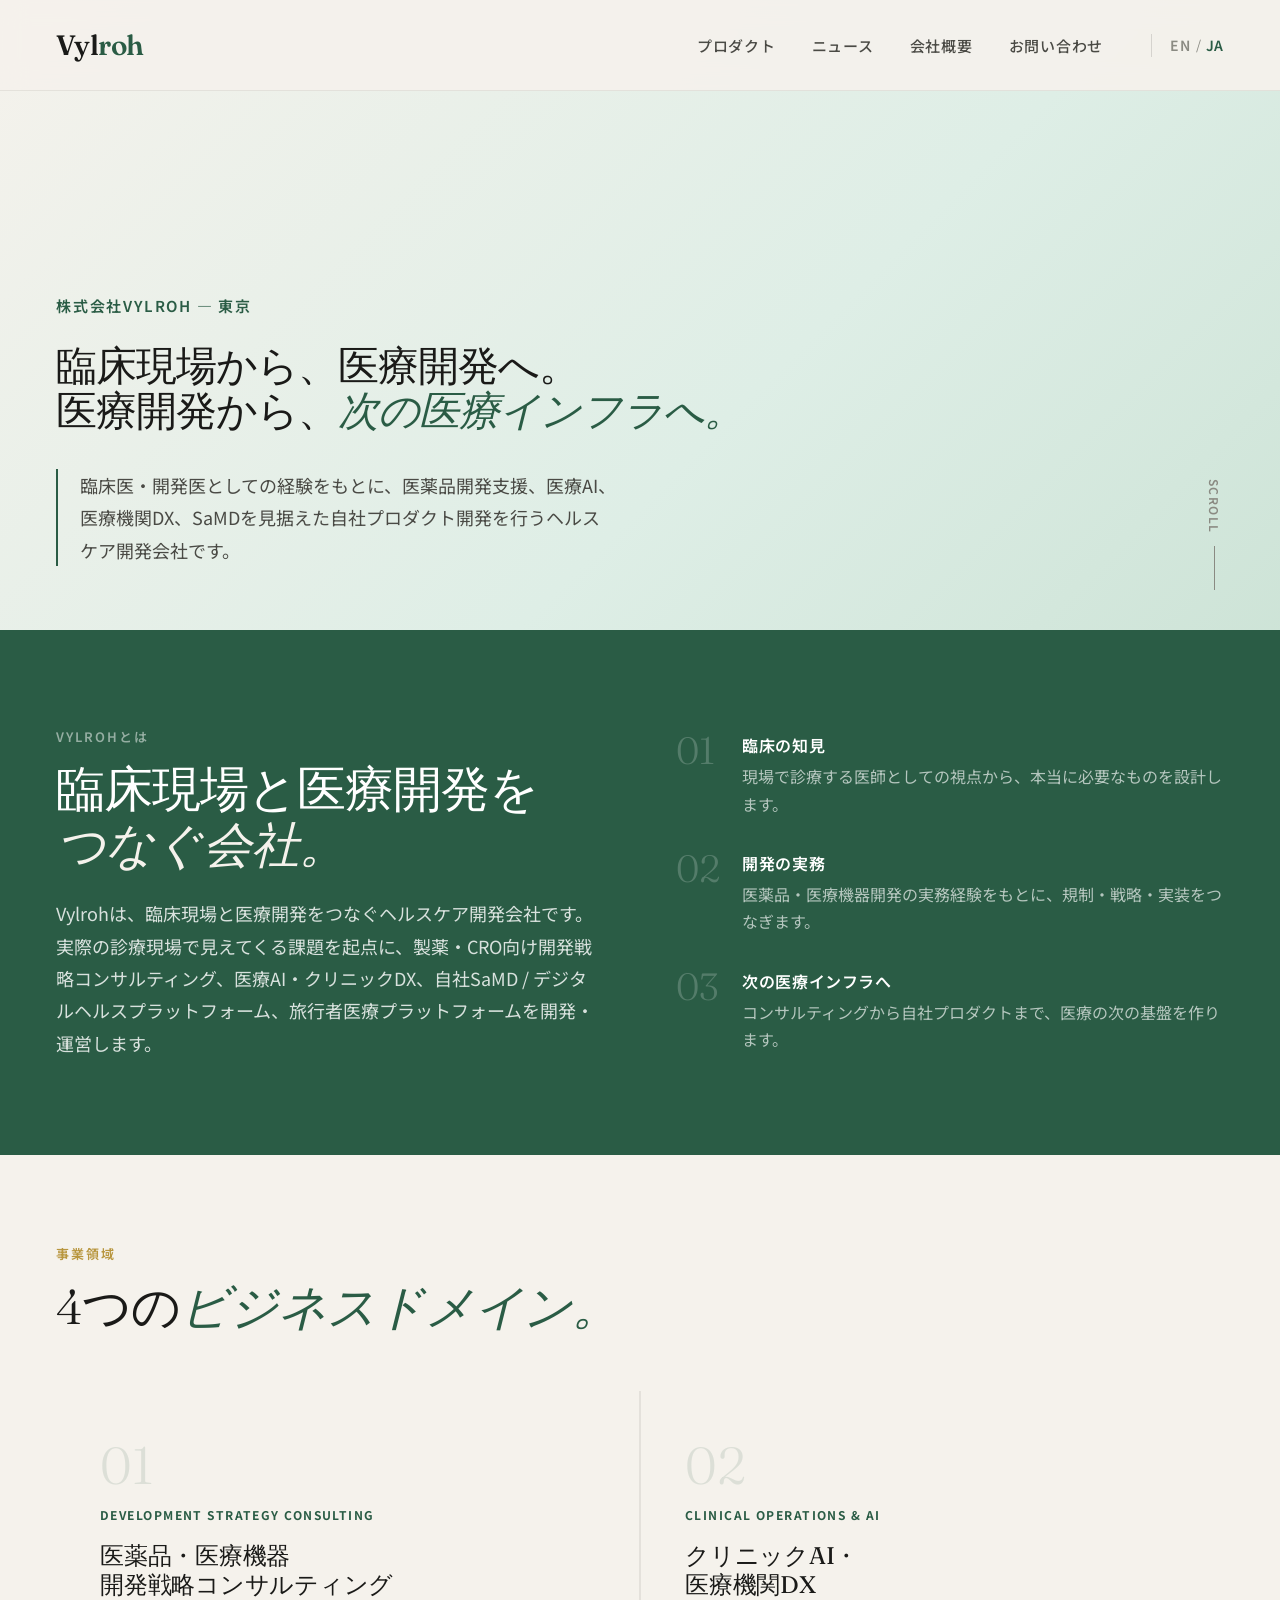
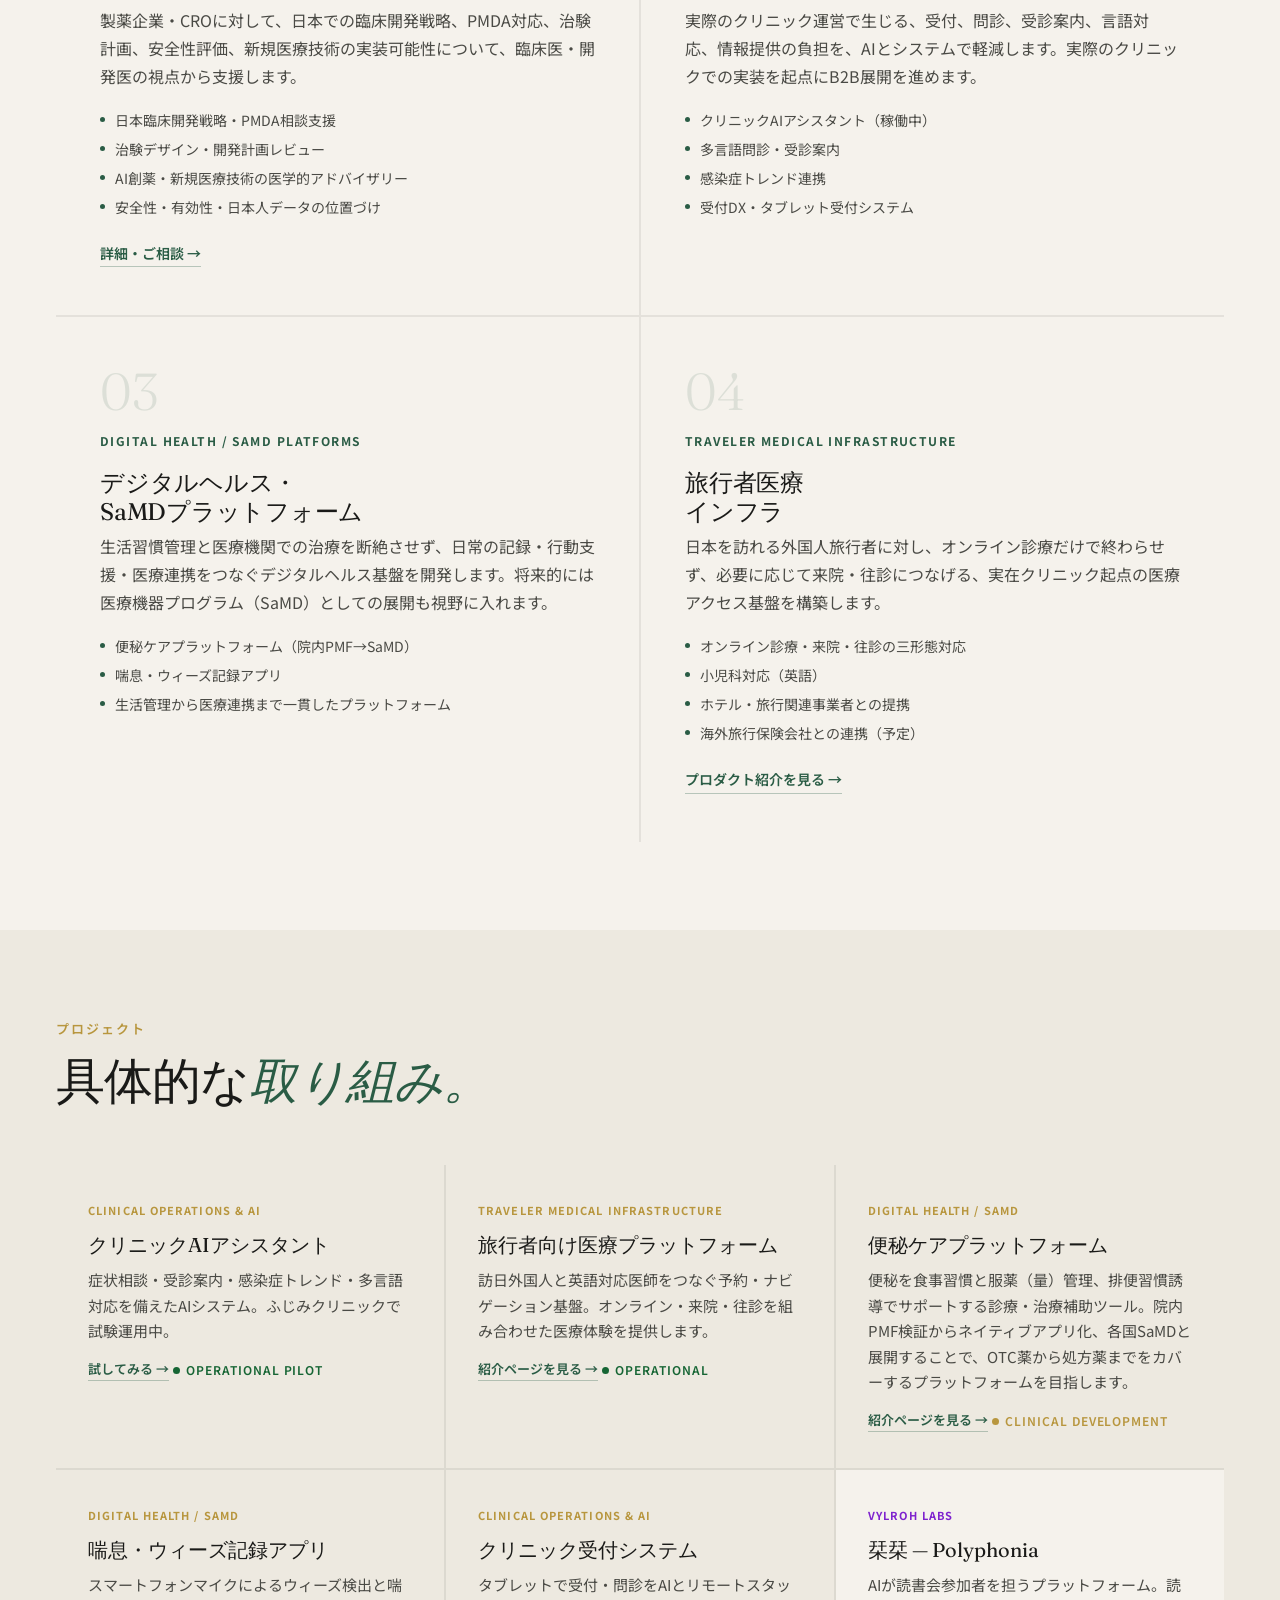
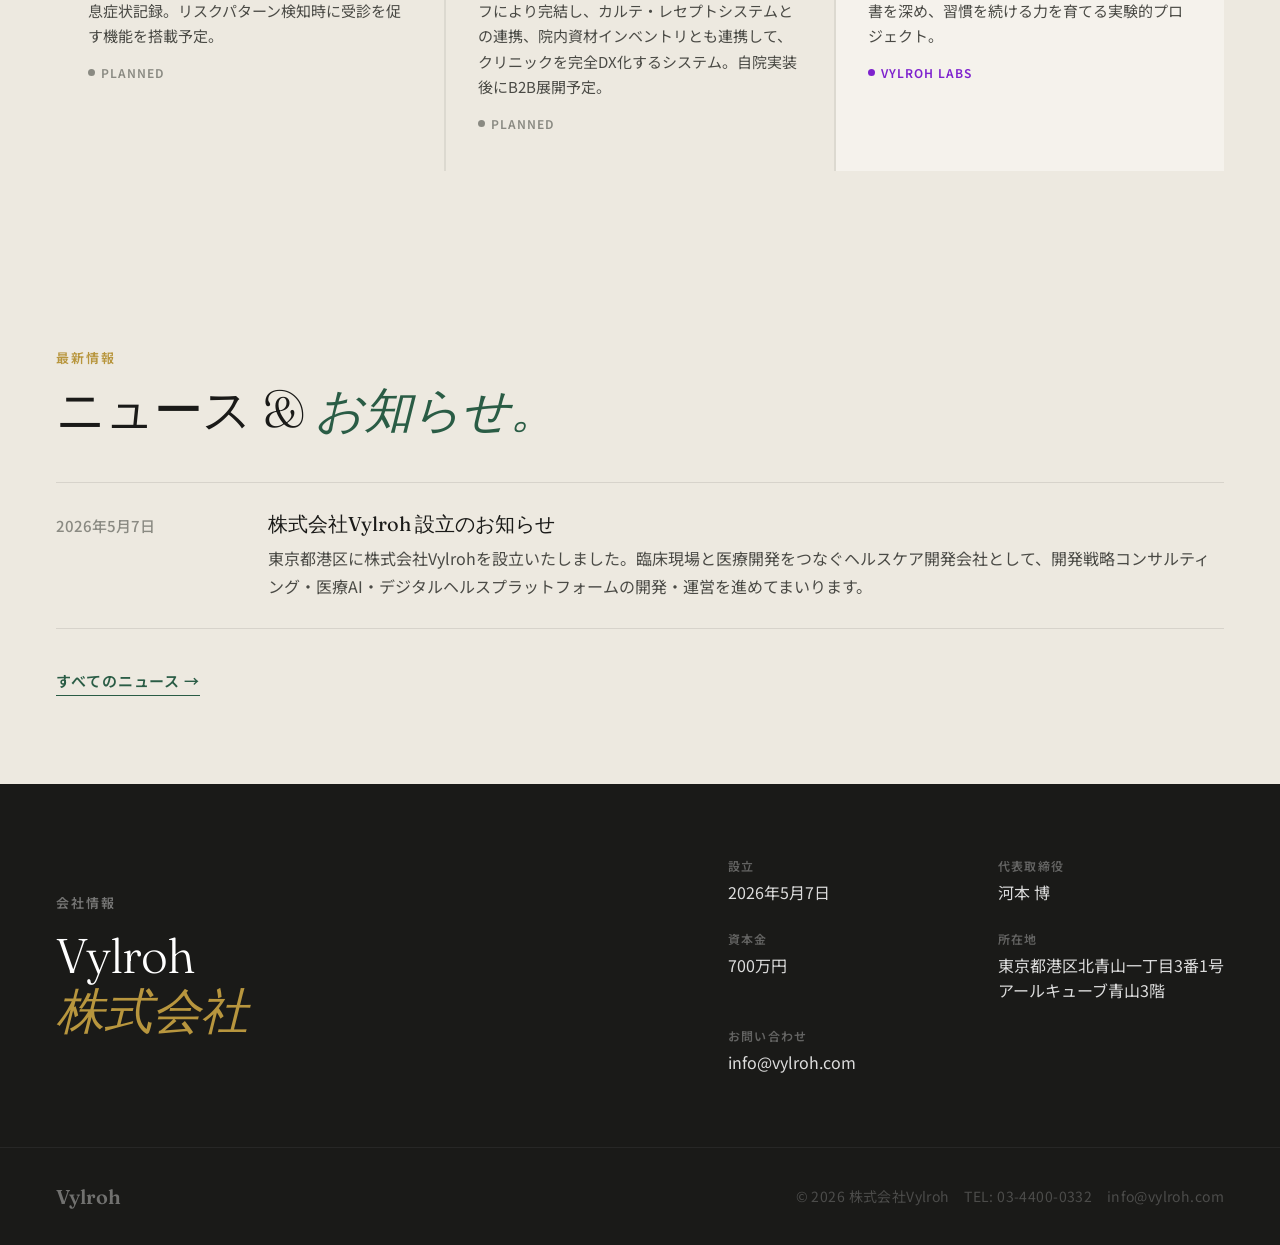
<file: index.html>
<!DOCTYPE html>
<html lang="ja">
<head>
  <!-- Google tag (gtag.js) -->
  <script async src="https://www.googletagmanager.com/gtag/js?id=G-3YSTY3Y1Q1"></script>
  <script>
    window.dataLayer = window.dataLayer || [];
    function gtag(){dataLayer.push(arguments);}
    gtag("js", new Date());

    gtag("config", "G-3YSTY3Y1Q1");
  </script>
  <meta charset="UTF-8">
  <meta name="viewport" content="width=device-width, initial-scale=1.0">
  <meta name="description" content="株式会社Vylroh — 臨床現場から生まれる、医療と生活のためのデジタル基盤。">
  <title>株式会社Vylroh</title>
  <link rel="stylesheet" href="style.css">
</head>
<body class="ja">

<nav>
  <a href="index.html" class="nav-logo">Vyl<span>roh</span></a>
  <ul class="nav-links">
    <li><a href="#products">プロダクト</a></li>
    <li><a href="news.html">ニュース</a></li>
    <li><a href="company.html">会社概要</a></li>
    <li><a href="mailto:info@vylroh.com">お問い合わせ</a></li>
    <li class="lang-switch">
      <a href="index-en.html">EN</a>
      <span>/</span>
      <a href="index.html" class="active">JA</a>
    </li>
  </ul>
</nav>

<!-- HERO -->
<section class="hero">
  <div class="hero-content">
    <p class="hero-label">株式会社Vylroh — 東京</p>
    <h1 style="font-size: clamp(24px, 3.2vw, 52px); white-space: nowrap;">臨床現場から、医療開発へ。<br>医療開発から、<em>次の医療インフラへ。</em></h1>
    <p class="hero-sub">臨床医・開発医としての経験をもとに、医薬品開発支援、医療AI、医療機関DX、SaMDを見据えた自社プロダクト開発を行うヘルスケア開発会社です。</p>
  </div>
  <span class="hero-scroll">Scroll</span>
</section>

<!-- MISSION -->
<div class="mission">
  <div class="mission-grid">
    <div>
      <p class="section-label">Vylrohとは</p>
      <h2 class="section-title">臨床現場と医療開発を<br><em>つなぐ会社。</em></h2>
      <p class="mission-text" style="margin-top:24px;">Vylrohは、臨床現場と医療開発をつなぐヘルスケア開発会社です。実際の診療現場で見えてくる課題を起点に、製薬・CRO向け開発戦略コンサルティング、医療AI・クリニックDX、自社SaMD / デジタルヘルスプラットフォーム、旅行者医療プラットフォームを開発・運営します。</p>
    </div>
    <div class="mission-pillars">
      <div class="pillar">
        <span class="pillar-number">01</span>
        <div class="pillar-content">
          <h4>臨床の知見</h4>
          <p>現場で診療する医師としての視点から、本当に必要なものを設計します。</p>
        </div>
      </div>
      <div class="pillar">
        <span class="pillar-number">02</span>
        <div class="pillar-content">
          <h4>開発の実務</h4>
          <p>医薬品・医療機器開発の実務経験をもとに、規制・戦略・実装をつなぎます。</p>
        </div>
      </div>
      <div class="pillar">
        <span class="pillar-number">03</span>
        <div class="pillar-content">
          <h4>次の医療インフラへ</h4>
          <p>コンサルティングから自社プロダクトまで、医療の次の基盤を作ります。</p>
        </div>
      </div>
    </div>
  </div>
</div>

<!-- BUSINESS DOMAINS -->
<section id="products" class="domains">
  <p class="section-label">事業領域</p>
  <h2 class="section-title">4つの<em>ビジネスドメイン。</em></h2>
  <div class="domains-grid">

    <div class="domain-card">
      <div class="domain-number">01</div>
      <span class="domain-en">Development Strategy Consulting</span>
      <h3>医薬品・医療機器<br>開発戦略コンサルティング</h3>
      <p>製薬企業・CROに対して、日本での臨床開発戦略、PMDA対応、治験計画、安全性評価、新規医療技術の実装可能性について、臨床医・開発医の視点から支援します。</p>
      <div class="domain-items">
        <div class="domain-item">日本臨床開発戦略・PMDA相談支援</div>
        <div class="domain-item">治験デザイン・開発計画レビュー</div>
        <div class="domain-item">AI創薬・新規医療技術の医学的アドバイザリー</div>
        <div class="domain-item">安全性・有効性・日本人データの位置づけ</div>
      </div>
      <a href="advisory.html" class="product-link" style="margin-top:24px;">詳細・ご相談 →</a>
    </div>

    <div class="domain-card">
      <div class="domain-number">02</div>
      <span class="domain-en">Clinical Operations & AI</span>
      <h3>クリニックAI・<br>医療機関DX</h3>
      <p>実際のクリニック運営で生じる、受付、問診、受診案内、言語対応、情報提供の負担を、AIとシステムで軽減します。実際のクリニックでの実装を起点にB2B展開を進めます。</p>
      <div class="domain-items">
        <div class="domain-item">クリニックAIアシスタント（稼働中）</div>
        <div class="domain-item">多言語問診・受診案内</div>
        <div class="domain-item">感染症トレンド連携</div>
        <div class="domain-item">受付DX・タブレット受付システム</div>
      </div>
    </div>

    <div class="domain-card">
      <div class="domain-number">03</div>
      <span class="domain-en">Digital Health / SaMD Platforms</span>
      <h3>デジタルヘルス・<br>SaMDプラットフォーム</h3>
      <p>生活習慣管理と医療機関での治療を断絶させず、日常の記録・行動支援・医療連携をつなぐデジタルヘルス基盤を開発します。将来的には医療機器プログラム（SaMD）としての展開も視野に入れます。</p>
      <div class="domain-items">
        <div class="domain-item">便秘ケアプラットフォーム（院内PMF→SaMD）</div>
        <div class="domain-item">喘息・ウィーズ記録アプリ</div>
        <div class="domain-item">生活管理から医療連携まで一貫したプラットフォーム</div>
      </div>
    </div>

    <div class="domain-card">
      <div class="domain-number">04</div>
      <span class="domain-en">Traveler Medical Infrastructure</span>
      <h3>旅行者医療<br>インフラ</h3>
      <p>日本を訪れる外国人旅行者に対し、オンライン診療だけで終わらせず、必要に応じて来院・往診につなげる、実在クリニック起点の医療アクセス基盤を構築します。</p>
      <div class="domain-items">
        <div class="domain-item">オンライン診療・来院・往診の三形態対応</div>
        <div class="domain-item">小児科対応（英語）</div>
        <div class="domain-item">ホテル・旅行関連事業者との提携</div>
        <div class="domain-item">海外旅行保険会社との連携（予定）</div>
      </div>
      <a href="tokyo-traveler-medical.html" class="product-link" style="margin-top:24px;">プロダクト紹介を見る →</a>
    </div>

  </div>
</section>

<!-- PROJECTS -->
<section class="projects">
  <p class="section-label">プロジェクト</p>
  <h2 class="section-title">具体的な<em>取り組み。</em></h2>
  <div class="projects-grid">

    <div class="project-card">
      <span class="project-domain-tag">Clinical Operations & AI</span>
      <h4>クリニックAIアシスタント</h4>
      <p>症状相談・受診案内・感染症トレンド・多言語対応を備えたAIシステム。ふじみクリニックで試験運用中。</p>
      <a href="https://ai.fujimi-ped.jp/" target="_blank" rel="noopener" class="project-link">試してみる →</a>
      <div class="proj-status ps-pilot"><span class="dot"></span>Operational Pilot</div>
    </div>

    <div class="project-card">
      <span class="project-domain-tag">Traveler Medical Infrastructure</span>
      <h4>旅行者向け医療プラットフォーム</h4>
      <p>訪日外国人と英語対応医師をつなぐ予約・ナビゲーション基盤。オンライン・来院・往診を組み合わせた医療体験を提供します。</p>
      <a href="tokyo-traveler-medical.html" class="project-link">紹介ページを見る →</a>
      <div class="proj-status ps-pilot"><span class="dot"></span>Operational</div>
    </div>

    <div class="project-card">
      <span class="project-domain-tag">Digital Health / SaMD</span>
      <h4>便秘ケアプラットフォーム</h4>
      <p>便秘を食事習慣と服薬（量）管理、排便習慣誘導でサポートする診療・治療補助ツール。院内PMF検証からネイティブアプリ化、各国SaMDと展開することで、OTC薬から処方薬までをカバーするプラットフォームを目指します。</p>
      <a href="constipation.html" class="project-link">紹介ページを見る →</a>
      <div class="proj-status ps-dev"><span class="dot"></span>Clinical Development</div>
    </div>

    <div class="project-card">
      <span class="project-domain-tag">Digital Health / SaMD</span>
      <h4>喘息・ウィーズ記録アプリ</h4>
      <p>スマートフォンマイクによるウィーズ検出と喘息症状記録。リスクパターン検知時に受診を促す機能を搭載予定。</p>
      <div class="proj-status ps-plan"><span class="dot"></span>Planned</div>
    </div>

    <div class="project-card">
      <span class="project-domain-tag">Clinical Operations & AI</span>
      <h4>クリニック受付システム</h4>
      <p>タブレットで受付・問診をAIとリモートスタッフにより完結し、カルテ・レセプトシステムとの連携、院内資材インベントリとも連携して、クリニックを完全DX化するシステム。自院実装後にB2B展開予定。</p>
      <div class="proj-status ps-plan"><span class="dot"></span>Planned</div>
    </div>

    <div class="project-card" style="background: var(--cream);">
      <span class="project-domain-tag" style="color:#7e22ce;">Vylroh Labs</span>
      <h4>栞栞 — Polyphonia</h4>
      <p>AIが読書会参加者を担うプラットフォーム。読書を深め、習慣を続ける力を育てる実験的プロジェクト。</p>
      <div class="proj-status ps-labs"><span class="dot"></span>Vylroh Labs</div>
    </div>

  </div>
</section>

<!-- NEWS -->
<section class="news">
  <p class="section-label">最新情報</p>
  <h2 class="section-title">ニュース &amp; <em>お知らせ。</em></h2>
  <div class="news-list">
    <div class="news-item">
      <span class="news-date">2026年5月7日</span>
      <div>
        <h4>株式会社Vylroh 設立のお知らせ</h4>
        <p>東京都港区に株式会社Vylrohを設立いたしました。臨床現場と医療開発をつなぐヘルスケア開発会社として、開発戦略コンサルティング・医療AI・デジタルヘルスプラットフォームの開発・運営を進めてまいります。</p>
      </div>
    </div>
  </div>
  <a href="news.html" class="news-all-link">すべてのニュース →</a>
</section>

<!-- COMPANY STRIP -->
<div class="company-strip">
  <div>
    <p class="section-label">会社情報</p>
    <h2 class="section-title">Vylroh<br><em>株式会社</em></h2>
  </div>
  <dl class="company-info">
    <div class="info-row"><dt>設立</dt><dd>2026年5月7日</dd></div>
    <div class="info-row"><dt>代表取締役</dt><dd>河本 博</dd></div>
    <div class="info-row"><dt>資本金</dt><dd>700万円</dd></div>
    <div class="info-row"><dt>所在地</dt><dd>東京都港区北青山一丁目3番1号<br>アールキューブ青山3階</dd></div>
    <div class="info-row" style="grid-column:span 2;"><dt>お問い合わせ</dt><dd>info@vylroh.com</dd></div>
  </dl>
</div>

<footer>
  <a href="index.html" class="footer-logo">Vylroh</a>
  <span class="footer-copy">© 2026 株式会社Vylroh　TEL: 03-4400-0332　info@vylroh.com</span>
</footer>

</body>
</html>
</file>
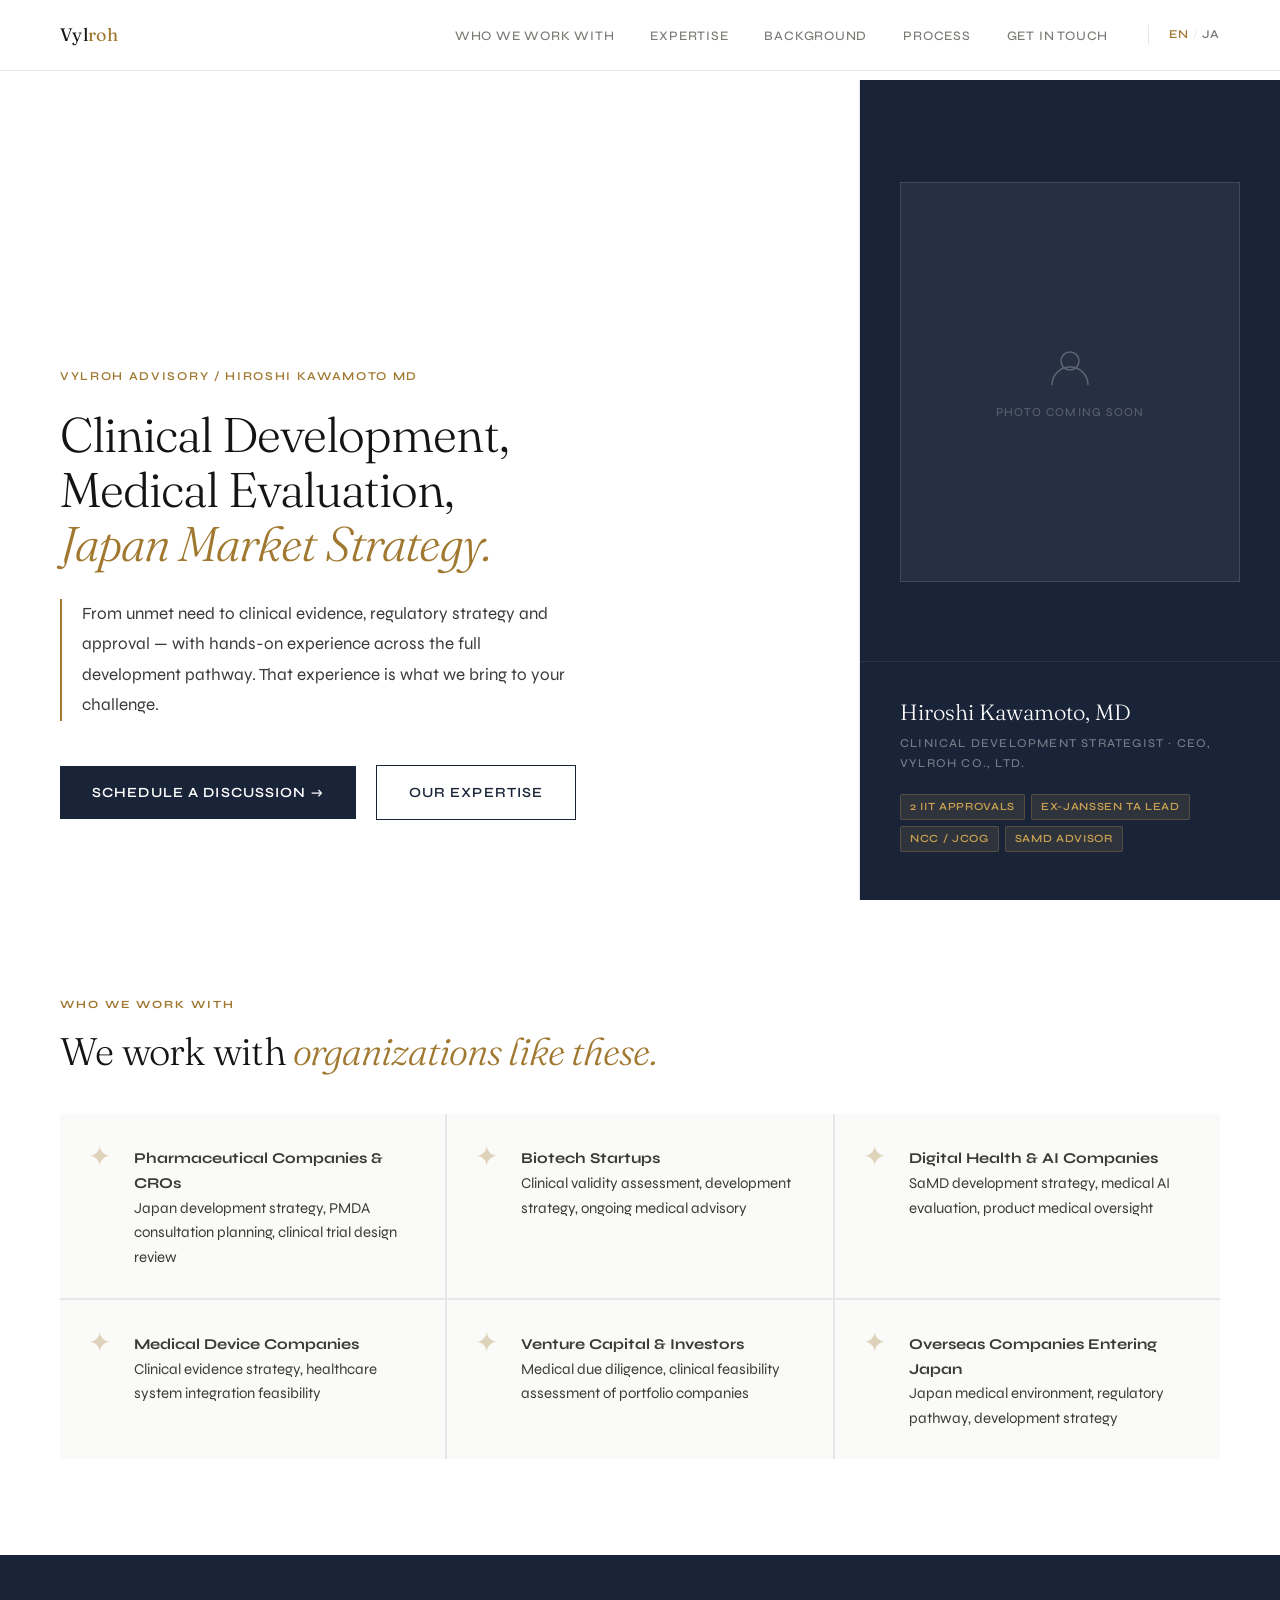
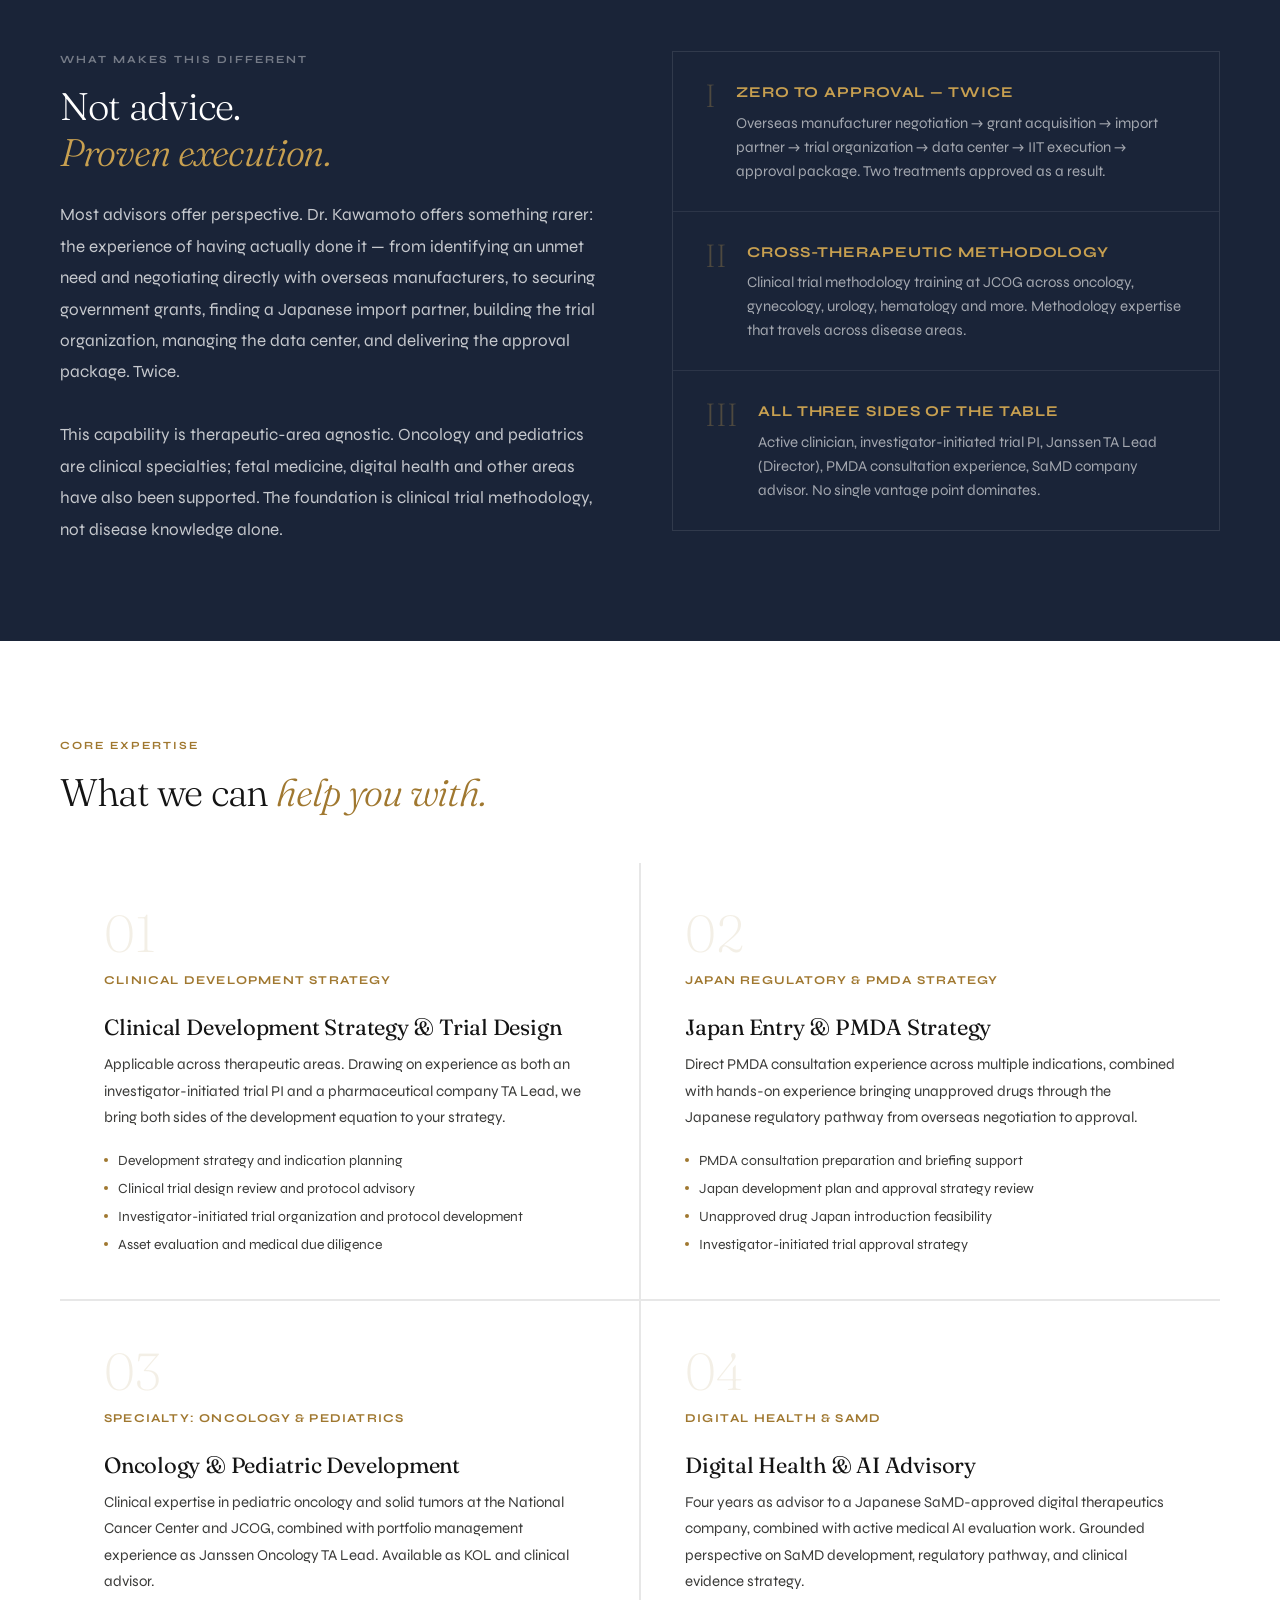
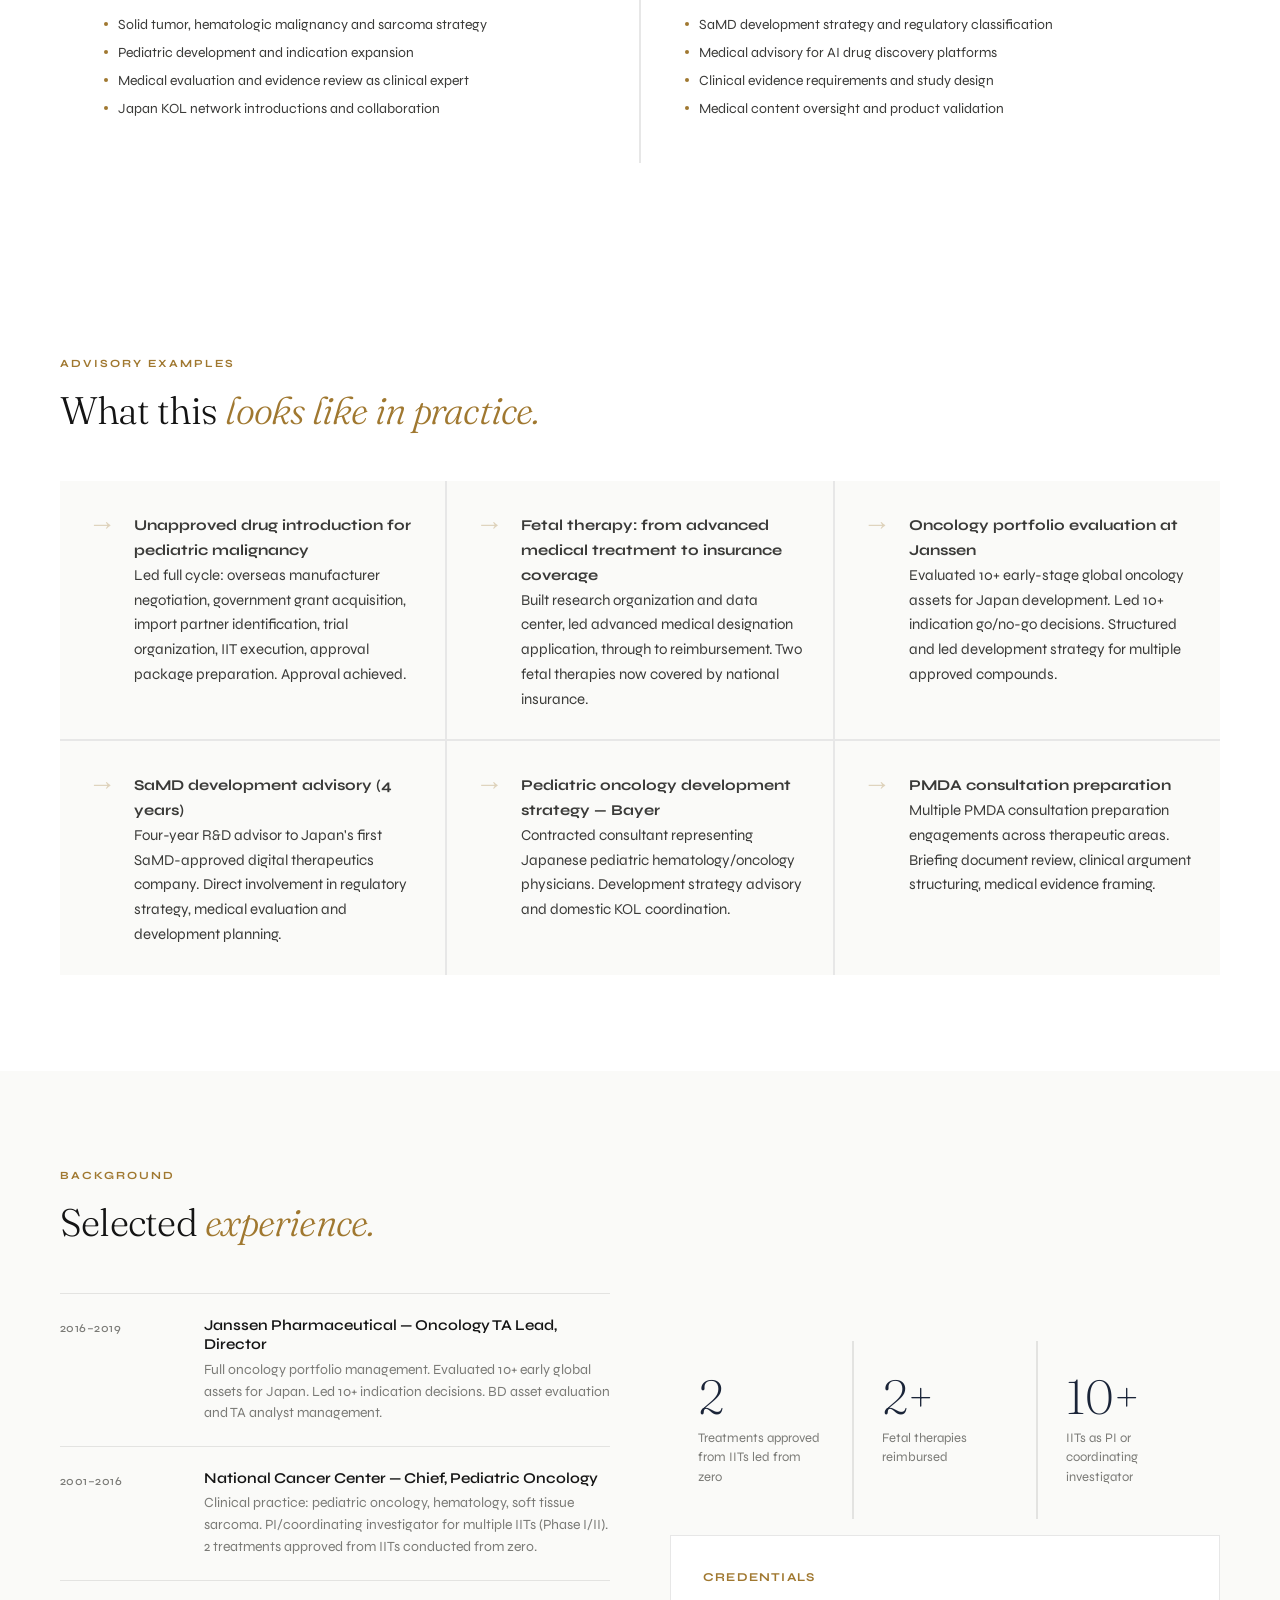
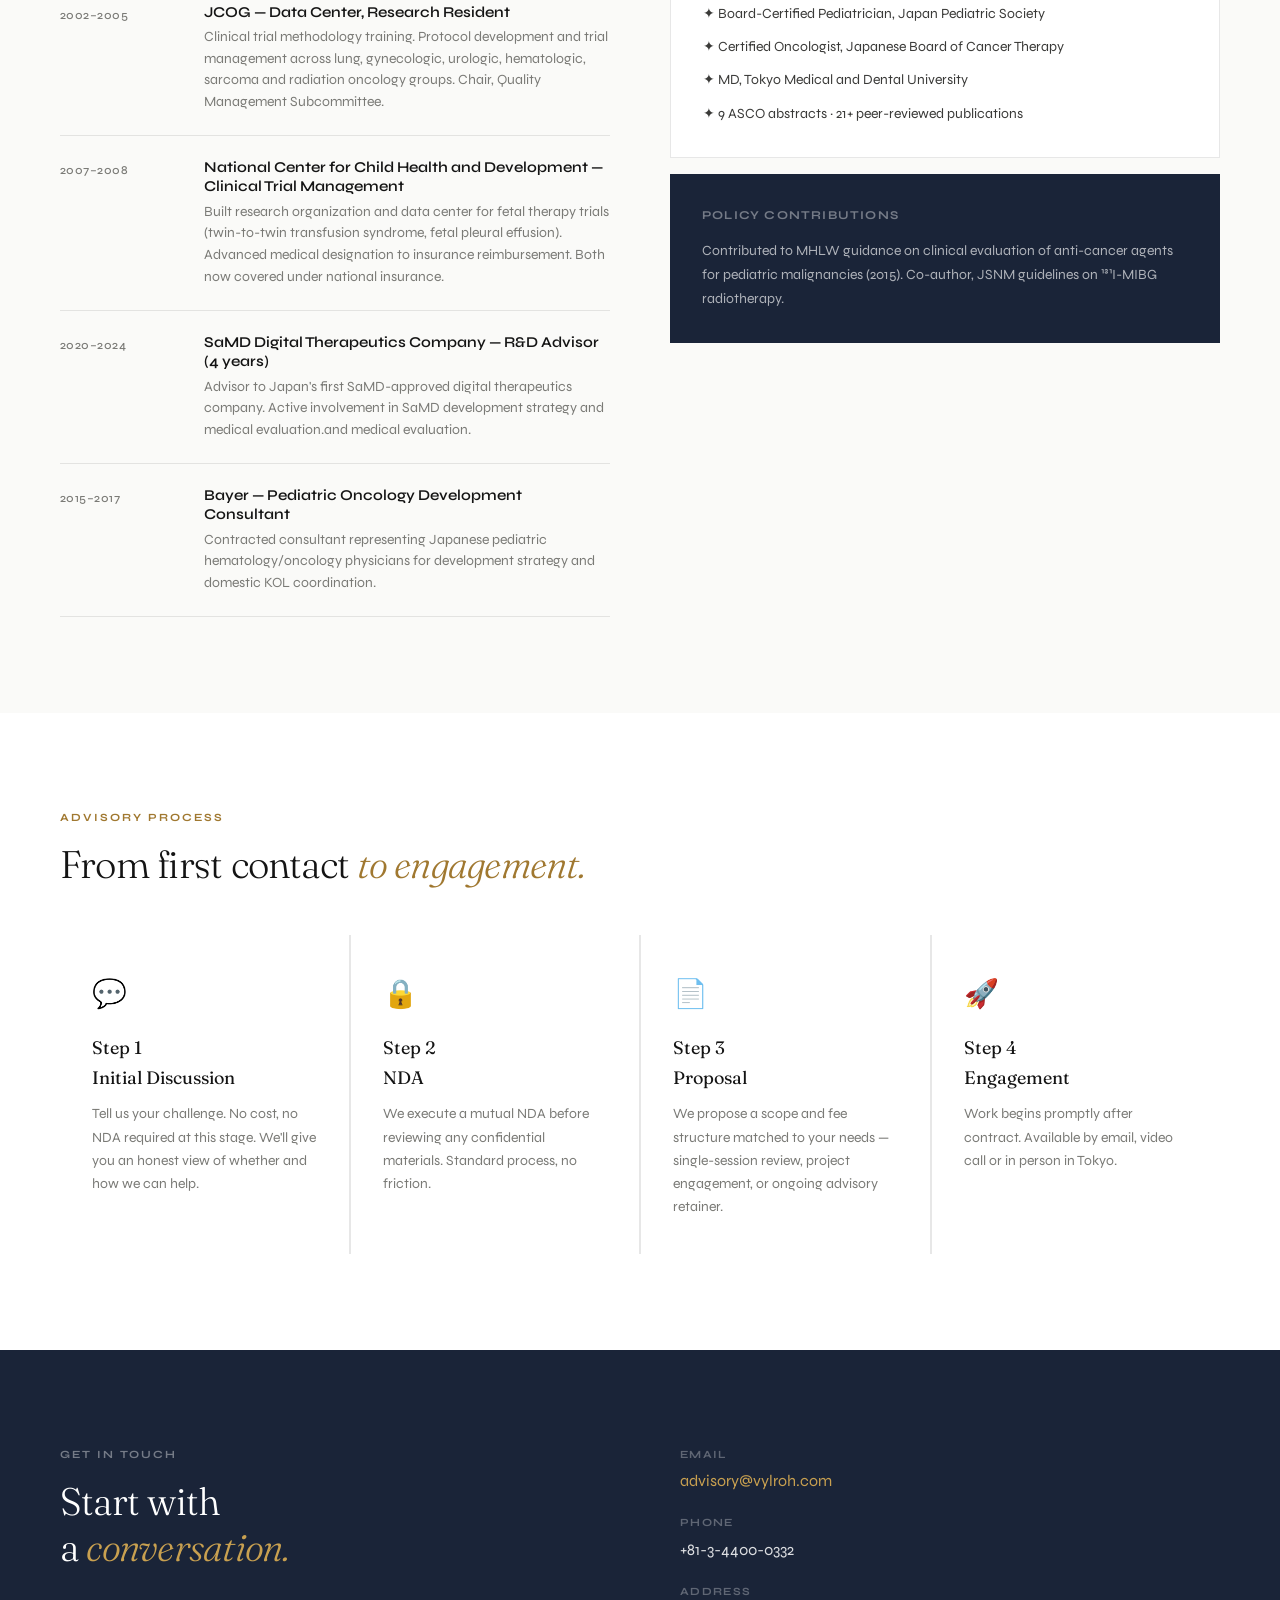
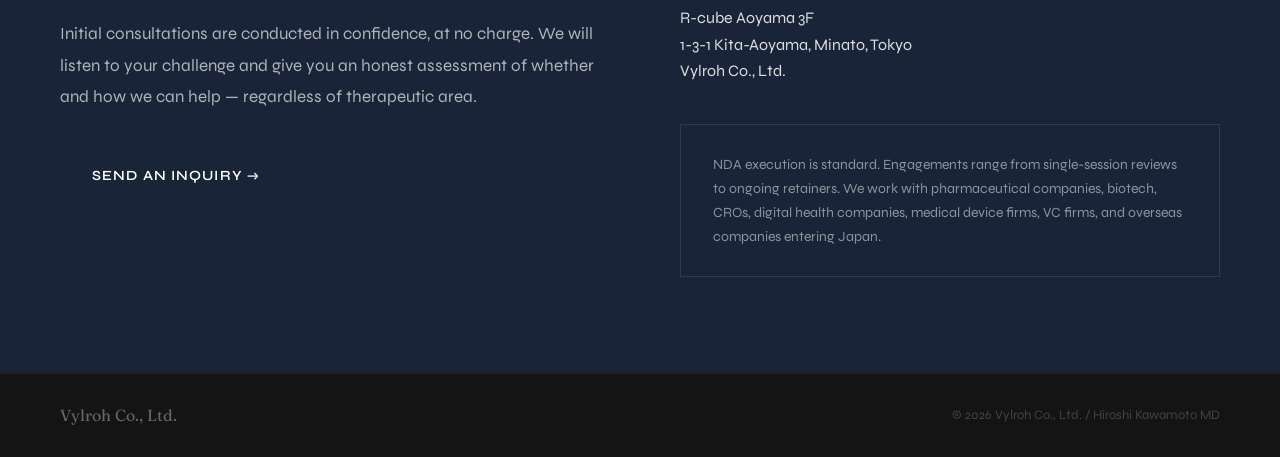
<file: advisory-en.html>
<!DOCTYPE html>
<html lang="en">
<head>
  <!-- Google tag (gtag.js) -->
  <script async src="https://www.googletagmanager.com/gtag/js?id=G-3YSTY3Y1Q1"></script>
  <script>
    window.dataLayer = window.dataLayer || [];
    function gtag(){dataLayer.push(arguments);}
    gtag("js", new Date());

    gtag("config", "G-3YSTY3Y1Q1");
  </script>
  <meta charset="UTF-8">
  <meta name="viewport" content="width=device-width, initial-scale=1.0">
  <meta name="description" content="Hiroshi Kawamoto MD — Clinical development strategy, medical evaluation and Japan regulatory advisory. From IND to approval — done twice, from zero.">
  <title>Advisory — Vylroh / Hiroshi Kawamoto MD</title>
  <link rel="stylesheet" href="advisory.css">
</head>
<body>

<nav class="adv-nav">
  <a href="index-en.html" class="adv-nav-logo">Vyl<span>roh</span></a>
  <ul class="adv-nav-links">
    <li><a href="#who">Who We Work With</a></li>
    <li><a href="#areas">Expertise</a></li>
    <li><a href="#background">Background</a></li>
    <li><a href="#process">Process</a></li>
    <li><a href="#contact">Get in Touch</a></li>
    <li class="lang-pill">
      <a href="advisory-en.html" class="on">EN</a>
      <span>/</span>
      <a href="advisory.html">JA</a>
    </li>
  </ul>
</nav>

<!-- HERO -->
<div class="adv-hero">
  <div class="adv-hero-left">
    <p class="adv-eyebrow">Vylroh Advisory / Hiroshi Kawamoto MD</p>
    <h1 class="adv-hero-h1">Clinical Development,<br>Medical Evaluation,<br><em>Japan Market Strategy.</em></h1>
    <p class="adv-hero-sub">From unmet need to clinical evidence, regulatory strategy and approval — with hands-on experience across the full development pathway. That experience is what we bring to your challenge.</p>
    <div class="adv-cta-wrap">
      <a href="#contact" class="adv-cta">Schedule a Discussion →</a>
      <a href="#areas" class="adv-cta-ghost">Our Expertise</a>
    </div>
  </div>
  <div class="adv-hero-right">
    <div class="adv-photo-area">
      <!-- Replace with: <img src="dr-kawamoto.jpg" alt="Hiroshi Kawamoto MD" class="adv-photo-img"> -->
      <div class="adv-photo-placeholder">
        <svg viewBox="0 0 48 48" fill="none" xmlns="http://www.w3.org/2000/svg">
          <circle cx="24" cy="18" r="9" stroke="white" stroke-width="1.5"/>
          <path d="M6 42c0-9.941 8.059-18 18-18s18 8.059 18 18" stroke="white" stroke-width="1.5"/>
        </svg>
        <p>Photo coming soon</p>
      </div>
    </div>
    <div class="adv-hero-card">
      <p class="name">Hiroshi Kawamoto, MD</p>
      <p class="title">Clinical Development Strategist · CEO, Vylroh Co., Ltd.</p>
      <div class="tags">
        <span class="adv-tag">2 IIT Approvals</span>
        <span class="adv-tag">Ex-Janssen TA Lead</span>
        <span class="adv-tag">NCC / JCOG</span>
        <span class="adv-tag">SaMD Advisor</span>
      </div>
    </div>
  </div>
</div>

<!-- WHO WE WORK WITH -->
<section class="adv-section adv-pains" id="who" style="background: var(--white);">
  <p class="adv-section-label">Who We Work With</p>
  <h2 class="adv-section-title" style="margin-bottom:16px;">We work with <em>organizations like these.</em></h2>
  <div class="adv-pains-grid" style="margin-top:40px;">
    <div class="adv-pain"><span class="adv-pain-num">✦</span><p><strong>Pharmaceutical Companies & CROs</strong><br>Japan development strategy, PMDA consultation planning, clinical trial design review</p></div>
    <div class="adv-pain"><span class="adv-pain-num">✦</span><p><strong>Biotech Startups</strong><br>Clinical validity assessment, development strategy, ongoing medical advisory</p></div>
    <div class="adv-pain"><span class="adv-pain-num">✦</span><p><strong>Digital Health & AI Companies</strong><br>SaMD development strategy, medical AI evaluation, product medical oversight</p></div>
    <div class="adv-pain"><span class="adv-pain-num">✦</span><p><strong>Medical Device Companies</strong><br>Clinical evidence strategy, healthcare system integration feasibility</p></div>
    <div class="adv-pain"><span class="adv-pain-num">✦</span><p><strong>Venture Capital & Investors</strong><br>Medical due diligence, clinical feasibility assessment of portfolio companies</p></div>
    <div class="adv-pain"><span class="adv-pain-num">✦</span><p><strong>Overseas Companies Entering Japan</strong><br>Japan medical environment, regulatory pathway, development strategy</p></div>
  </div>
</section>

<!-- DIFFERENTIATOR -->
<section class="adv-section adv-why">
  <div class="adv-why-grid">
    <div>
      <p class="adv-section-label">What Makes This Different</p>
      <h2 class="adv-section-title">Not advice.<br><em>Proven execution.</em></h2>
      <p class="adv-why-body">Most advisors offer perspective. Dr. Kawamoto offers something rarer: the experience of having actually done it — from identifying an unmet need and negotiating directly with overseas manufacturers, to securing government grants, finding a Japanese import partner, building the trial organization, managing the data center, and delivering the approval package. Twice.<br><br>This capability is therapeutic-area agnostic. Oncology and pediatrics are clinical specialties; fetal medicine, digital health and other areas have also been supported. The foundation is clinical trial methodology, not disease knowledge alone.</p>
    </div>
    <div class="adv-three">
      <div class="adv-three-item">
        <span class="adv-three-num">I</span>
        <div class="adv-three-content">
          <h4>Zero to Approval — Twice</h4>
          <p>Overseas manufacturer negotiation → grant acquisition → import partner → trial organization → data center → IIT execution → approval package. Two treatments approved as a result.</p>
        </div>
      </div>
      <div class="adv-three-item">
        <span class="adv-three-num">II</span>
        <div class="adv-three-content">
          <h4>Cross-Therapeutic Methodology</h4>
          <p>Clinical trial methodology training at JCOG across oncology, gynecology, urology, hematology and more. Methodology expertise that travels across disease areas.</p>
        </div>
      </div>
      <div class="adv-three-item">
        <span class="adv-three-num">III</span>
        <div class="adv-three-content">
          <h4>All Three Sides of the Table</h4>
          <p>Active clinician, investigator-initiated trial PI, Janssen TA Lead (Director), PMDA consultation experience, SaMD company advisor. No single vantage point dominates.</p>
        </div>
      </div>
    </div>
  </div>
</section>

<!-- ADVISORY AREAS -->
<section class="adv-section adv-areas" id="areas">
  <p class="adv-section-label">Core Expertise</p>
  <h2 class="adv-section-title">What we can <em>help you with.</em></h2>
  <div class="adv-areas-grid">

    <div class="adv-area">
      <div class="adv-area-num">01</div>
      <span class="area-sub">Clinical Development Strategy</span>
      <h3>Clinical Development Strategy & Trial Design</h3>
      <p>Applicable across therapeutic areas. Drawing on experience as both an investigator-initiated trial PI and a pharmaceutical company TA Lead, we bring both sides of the development equation to your strategy.</p>
      <div class="adv-bullets">
        <div class="adv-bullet">Development strategy and indication planning</div>
        <div class="adv-bullet">Clinical trial design review and protocol advisory</div>
        <div class="adv-bullet">Investigator-initiated trial organization and protocol development</div>
        <div class="adv-bullet">Asset evaluation and medical due diligence</div>
      </div>
    </div>

    <div class="adv-area">
      <div class="adv-area-num">02</div>
      <span class="area-sub">Japan Regulatory & PMDA Strategy</span>
      <h3>Japan Entry & PMDA Strategy</h3>
      <p>Direct PMDA consultation experience across multiple indications, combined with hands-on experience bringing unapproved drugs through the Japanese regulatory pathway from overseas negotiation to approval.</p>
      <div class="adv-bullets">
        <div class="adv-bullet">PMDA consultation preparation and briefing support</div>
        <div class="adv-bullet">Japan development plan and approval strategy review</div>
        <div class="adv-bullet">Unapproved drug Japan introduction feasibility</div>
        <div class="adv-bullet">Investigator-initiated trial approval strategy</div>
      </div>
    </div>

    <div class="adv-area">
      <div class="adv-area-num">03</div>
      <span class="area-sub">Specialty: Oncology & Pediatrics</span>
      <h3>Oncology & Pediatric Development</h3>
      <p>Clinical expertise in pediatric oncology and solid tumors at the National Cancer Center and JCOG, combined with portfolio management experience as Janssen Oncology TA Lead. Available as KOL and clinical advisor.</p>
      <div class="adv-bullets">
        <div class="adv-bullet">Solid tumor, hematologic malignancy and sarcoma strategy</div>
        <div class="adv-bullet">Pediatric development and indication expansion</div>
        <div class="adv-bullet">Medical evaluation and evidence review as clinical expert</div>
        <div class="adv-bullet">Japan KOL network introductions and collaboration</div>
      </div>
    </div>

    <div class="adv-area">
      <div class="adv-area-num">04</div>
      <span class="area-sub">Digital Health & SaMD</span>
      <h3>Digital Health &amp; AI Advisory</h3>
      <p>Four years as advisor to a Japanese SaMD-approved digital therapeutics company, combined with active medical AI evaluation work. Grounded perspective on SaMD development, regulatory pathway, and clinical evidence strategy.</p>
      <div class="adv-bullets">
        <div class="adv-bullet">SaMD development strategy and regulatory classification</div>
        <div class="adv-bullet">Medical advisory for AI drug discovery platforms</div>
        <div class="adv-bullet">Clinical evidence requirements and study design</div>
        <div class="adv-bullet">Medical content oversight and product validation</div>
      </div>
    </div>

  </div>
</section>

<!-- RECENT ADVISORY EXAMPLES -->
<section class="adv-section adv-pains" style="background:var(--white);">
  <p class="adv-section-label">Advisory Examples</p>
  <h2 class="adv-section-title">What this <em>looks like in practice.</em></h2>
  <div class="adv-pains-grid" style="margin-top:40px;">
    <div class="adv-pain"><span class="adv-pain-num">→</span><p><strong>Unapproved drug introduction for pediatric malignancy</strong><br>Led full cycle: overseas manufacturer negotiation, government grant acquisition, import partner identification, trial organization, IIT execution, approval package preparation. Approval achieved.</p></div>
    <div class="adv-pain"><span class="adv-pain-num">→</span><p><strong>Fetal therapy: from advanced medical treatment to insurance coverage</strong><br>Built research organization and data center, led advanced medical designation application, through to reimbursement. Two fetal therapies now covered by national insurance.</p></div>
    <div class="adv-pain"><span class="adv-pain-num">→</span><p><strong>Oncology portfolio evaluation at Janssen</strong><br>Evaluated 10+ early-stage global oncology assets for Japan development. Led 10+ indication go/no-go decisions. Structured and led development strategy for multiple approved compounds.</p></div>
    <div class="adv-pain"><span class="adv-pain-num">→</span><p><strong>SaMD development advisory (4 years)</strong><br>Four-year R&D advisor to Japan's first SaMD-approved digital therapeutics company. Direct involvement in regulatory strategy, medical evaluation and development planning.</p></div>
    <div class="adv-pain"><span class="adv-pain-num">→</span><p><strong>Pediatric oncology development strategy — Bayer</strong><br>Contracted consultant representing Japanese pediatric hematology/oncology physicians. Development strategy advisory and domestic KOL coordination.</p></div>
    <div class="adv-pain"><span class="adv-pain-num">→</span><p><strong>PMDA consultation preparation</strong><br>Multiple PMDA consultation preparation engagements across therapeutic areas. Briefing document review, clinical argument structuring, medical evidence framing.</p></div>
  </div>
</section>

<!-- BACKGROUND -->
<section class="adv-section adv-background" id="background">
  <p class="adv-section-label">Background</p>
  <h2 class="adv-section-title">Selected <em>experience.</em></h2>
  <div class="adv-background-grid">
    <div>
      <div class="adv-bg-list">
        <div class="adv-bg-item">
          <span class="adv-bg-period">2016–2019</span>
          <div class="adv-bg-content">
            <h4>Janssen Pharmaceutical — Oncology TA Lead, Director</h4>
            <p>Full oncology portfolio management. Evaluated 10+ early global assets for Japan. Led 10+ indication decisions. BD asset evaluation and TA analyst management.</p>
          </div>
        </div>
        <div class="adv-bg-item">
          <span class="adv-bg-period">2001–2016</span>
          <div class="adv-bg-content">
            <h4>National Cancer Center — Chief, Pediatric Oncology</h4>
            <p>Clinical practice: pediatric oncology, hematology, soft tissue sarcoma. PI/coordinating investigator for multiple IITs (Phase I/II). 2 treatments approved from IITs conducted from zero.</p>
          </div>
        </div>
        <div class="adv-bg-item">
          <span class="adv-bg-period">2002–2005</span>
          <div class="adv-bg-content">
            <h4>JCOG — Data Center, Research Resident</h4>
            <p>Clinical trial methodology training. Protocol development and trial management across lung, gynecologic, urologic, hematologic, sarcoma and radiation oncology groups. Chair, Quality Management Subcommittee.</p>
          </div>
        </div>
        <div class="adv-bg-item">
          <span class="adv-bg-period">2007–2008</span>
          <div class="adv-bg-content">
            <h4>National Center for Child Health and Development — Clinical Trial Management</h4>
            <p>Built research organization and data center for fetal therapy trials (twin-to-twin transfusion syndrome, fetal pleural effusion). Advanced medical designation to insurance reimbursement. Both now covered under national insurance.</p>
          </div>
        </div>
        <div class="adv-bg-item">
          <span class="adv-bg-period">2020–2024</span>
          <div class="adv-bg-content">
            <h4>SaMD Digital Therapeutics Company — R&D Advisor (4 years)</h4>
            <p>Advisor to Japan's first SaMD-approved digital therapeutics company. Active involvement in SaMD development strategy and medical evaluation.and medical evaluation.</p>
          </div>
        </div>
        <div class="adv-bg-item">
          <span class="adv-bg-period">2015–2017</span>
          <div class="adv-bg-content">
            <h4>Bayer — Pediatric Oncology Development Consultant</h4>
            <p>Contracted consultant representing Japanese pediatric hematology/oncology physicians for development strategy and domestic KOL coordination.</p>
          </div>
        </div>
      </div>
    </div>
    <div>
      <div class="adv-stats-grid">
        <div class="adv-stat-card">
          <div class="num">2</div>
          <div class="lbl">Treatments approved<br>from IITs led from zero</div>
        </div>
        <div class="adv-stat-card">
          <div class="num">2+</div>
          <div class="lbl">Fetal therapies<br>reimbursed</div>
        </div>
        <div class="adv-stat-card">
          <div class="num">10+</div>
          <div class="lbl">IITs as PI or<br>coordinating investigator</div>
        </div>
      </div>
      <div style="margin-top:16px; padding:32px; background:var(--white); border:1px solid var(--rule);">
        <p style="font-size:12px; font-weight:700; letter-spacing:0.1em; text-transform:uppercase; color:var(--gold); margin-bottom:14px;">Credentials</p>
        <div style="display:flex; flex-direction:column; gap:10px;">
          <div style="font-size:14px; color:var(--ink-mid);">✦ Board-Certified Pediatrician, Japan Pediatric Society</div>
          <div style="font-size:14px; color:var(--ink-mid);">✦ Certified Oncologist, Japanese Board of Cancer Therapy</div>
          <div style="font-size:14px; color:var(--ink-mid);">✦ MD, Tokyo Medical and Dental University</div>
          <div style="font-size:14px; color:var(--ink-mid);">✦ 9 ASCO abstracts · 21+ peer-reviewed publications</div>
        </div>
      </div>
      <div style="margin-top:16px; padding:32px; background:var(--navy);">
        <p style="font-size:12px; font-weight:700; letter-spacing:0.1em; text-transform:uppercase; color:rgba(255,255,255,0.4); margin-bottom:14px;">Policy Contributions</p>
        <p style="font-size:14px; color:rgba(255,255,255,0.65); line-height:1.7;">Contributed to MHLW guidance on clinical evaluation of anti-cancer agents for pediatric malignancies (2015). Co-author, JSNM guidelines on ¹³¹I-MIBG radiotherapy.</p>
      </div>
    </div>
  </div>
</section>

<!-- ADVISORY PROCESS -->
<section class="adv-section adv-engagements" id="process">
  <p class="adv-section-label">Advisory Process</p>
  <h2 class="adv-section-title">From first contact <em>to engagement.</em></h2>
  <div class="adv-eng-grid" style="grid-template-columns: repeat(4,1fr);">
    <div class="adv-eng">
      <span class="adv-eng-icon">💬</span>
      <h4>Step 1<br>Initial Discussion</h4>
      <p>Tell us your challenge. No cost, no NDA required at this stage. We'll give you an honest view of whether and how we can help.</p>
    </div>
    <div class="adv-eng">
      <span class="adv-eng-icon">🔒</span>
      <h4>Step 2<br>NDA</h4>
      <p>We execute a mutual NDA before reviewing any confidential materials. Standard process, no friction.</p>
    </div>
    <div class="adv-eng">
      <span class="adv-eng-icon">📄</span>
      <h4>Step 3<br>Proposal</h4>
      <p>We propose a scope and fee structure matched to your needs — single-session review, project engagement, or ongoing advisory retainer.</p>
    </div>
    <div class="adv-eng">
      <span class="adv-eng-icon">🚀</span>
      <h4>Step 4<br>Engagement</h4>
      <p>Work begins promptly after contract. Available by email, video call or in person in Tokyo.</p>
    </div>
  </div>
</section>

<!-- CONTACT -->
<section class="adv-section adv-contact" id="contact">
  <div class="adv-contact-grid">
    <div>
      <p class="adv-section-label">Get in Touch</p>
      <h2 class="adv-section-title">Start with<br>a <em>conversation.</em></h2>
      <p class="adv-contact-body">Initial consultations are conducted in confidence, at no charge. We will listen to your challenge and give you an honest assessment of whether and how we can help — regardless of therapeutic area.</p>
      <a href="mailto:advisory@vylroh.com?subject=Advisory Inquiry" class="adv-cta" style="display:inline-flex;">Send an Inquiry →</a>
    </div>
    <div>
      <dl class="adv-contact-info">
        <div class="adv-contact-row">
          <dt>Email</dt>
          <dd><a href="mailto:advisory@vylroh.com">advisory@vylroh.com</a></dd>
        </div>
        <div class="adv-contact-row">
          <dt>Phone</dt>
          <dd>+81-3-4400-0332</dd>
        </div>
        <div class="adv-contact-row">
          <dt>Address</dt>
          <dd>R-cube Aoyama 3F<br>1-3-1 Kita-Aoyama, Minato, Tokyo<br>Vylroh Co., Ltd.</dd>
        </div>
      </dl>
      <div class="adv-contact-note">
        NDA execution is standard. Engagements range from single-session reviews to ongoing retainers. We work with pharmaceutical companies, biotech, CROs, digital health companies, medical device firms, VC firms, and overseas companies entering Japan.
      </div>
    </div>
  </div>
</section>

<footer class="adv-footer">
  <a href="index-en.html" class="adv-footer-logo">Vylroh Co., Ltd.</a>
  <span class="adv-footer-copy">© 2026 Vylroh Co., Ltd. / Hiroshi Kawamoto MD</span>
</footer>

</body>
</html>
</file>
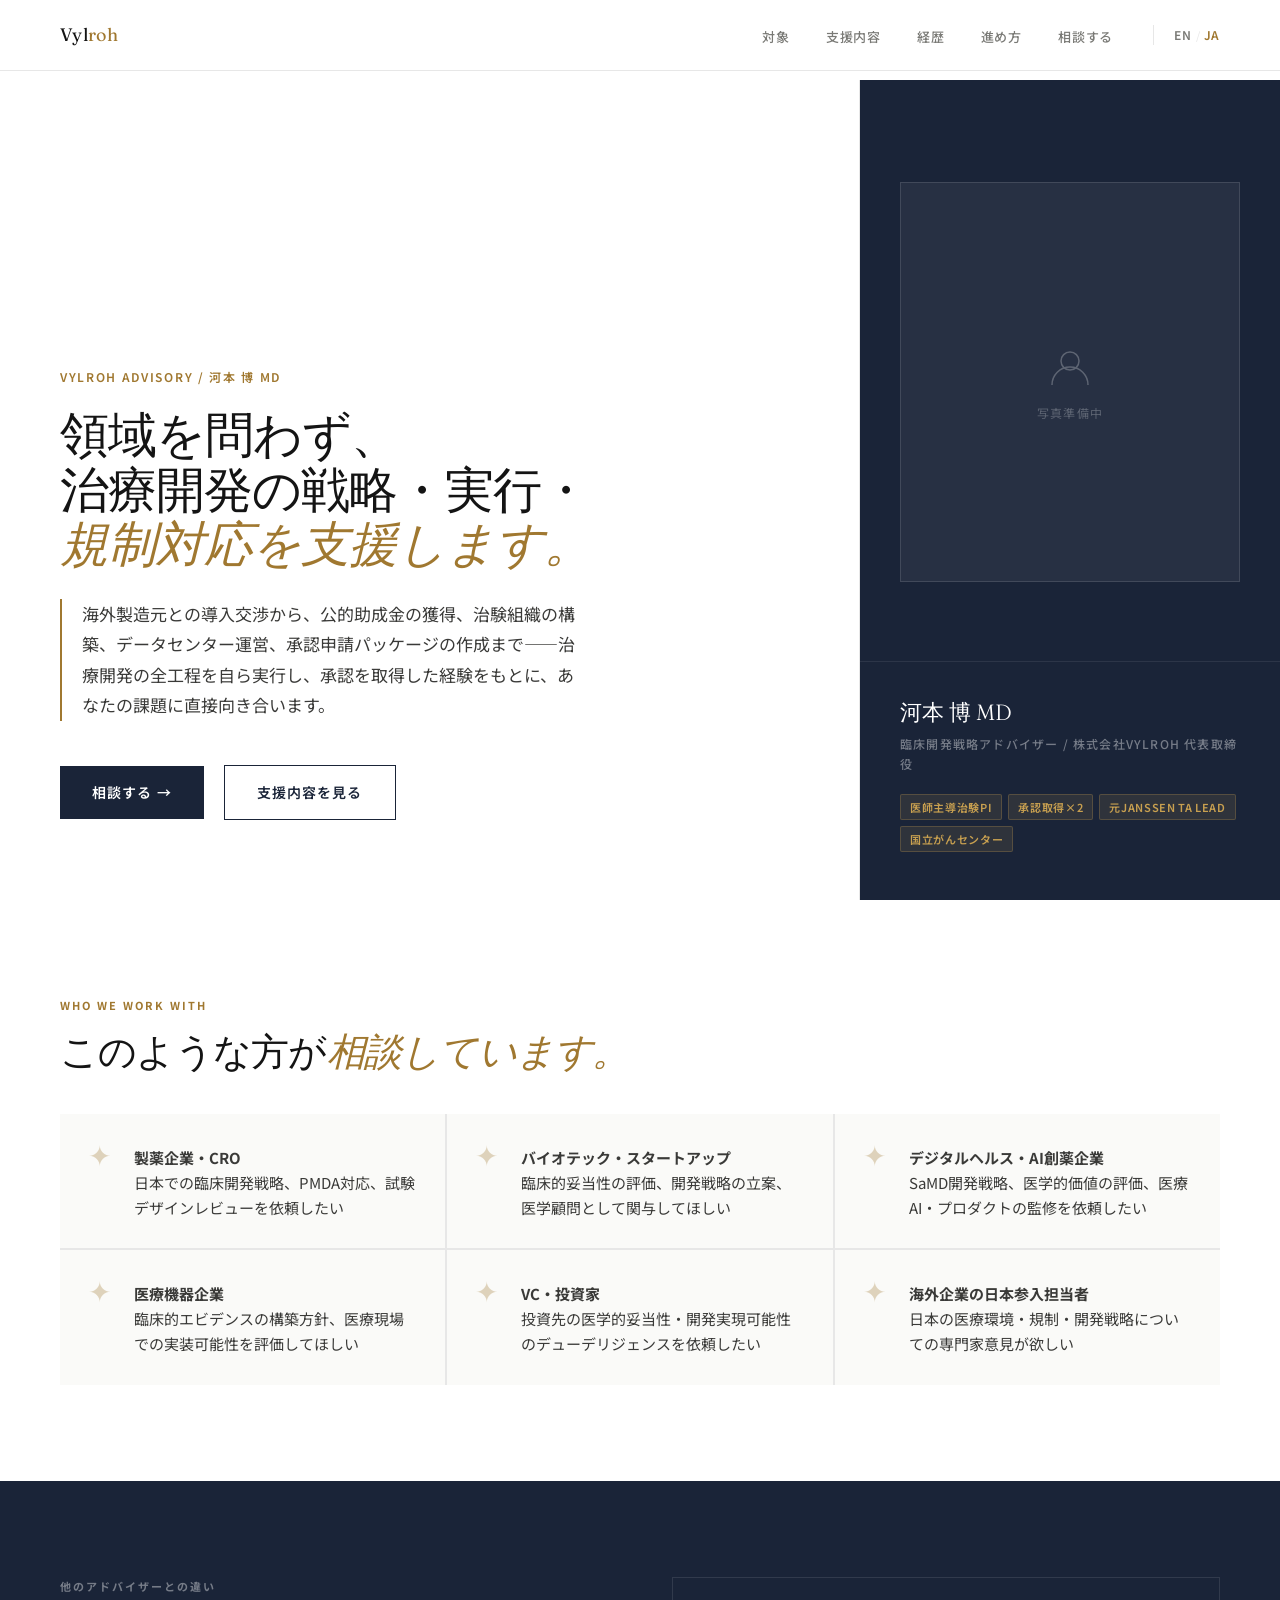
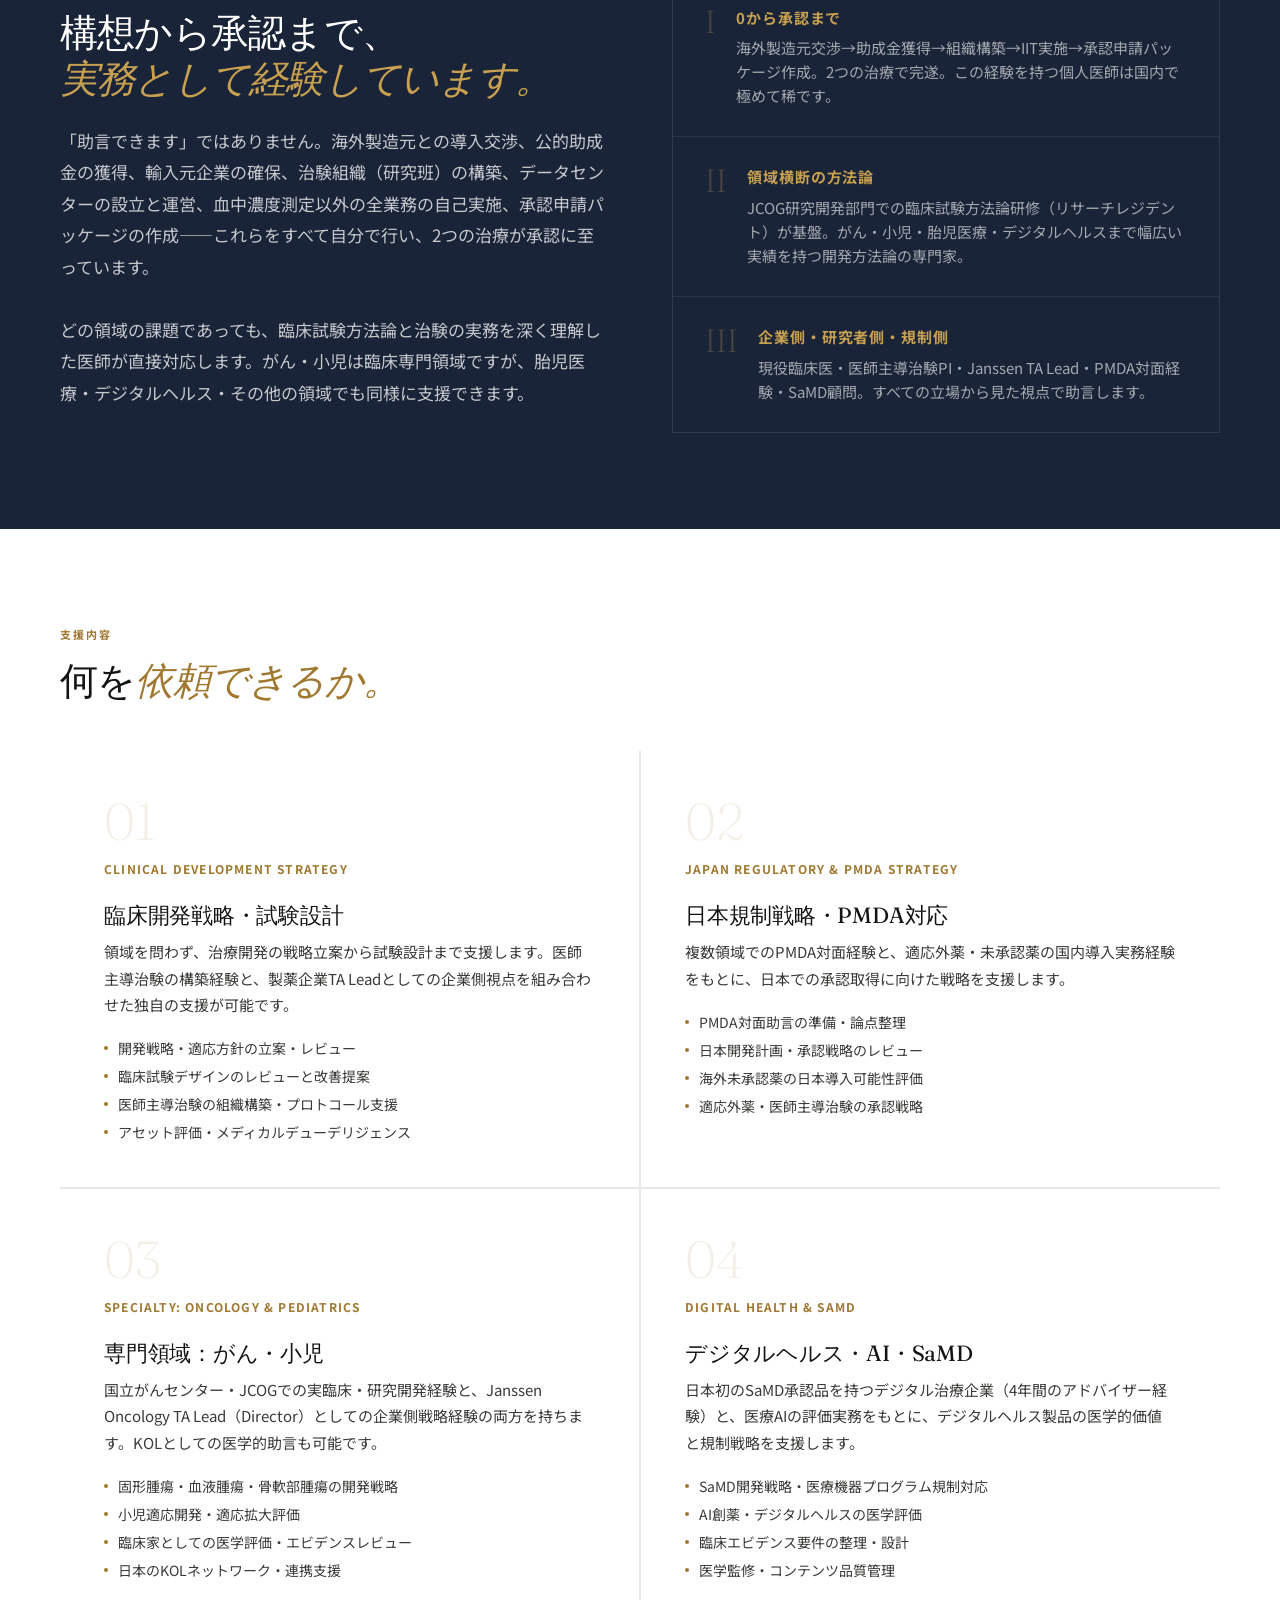
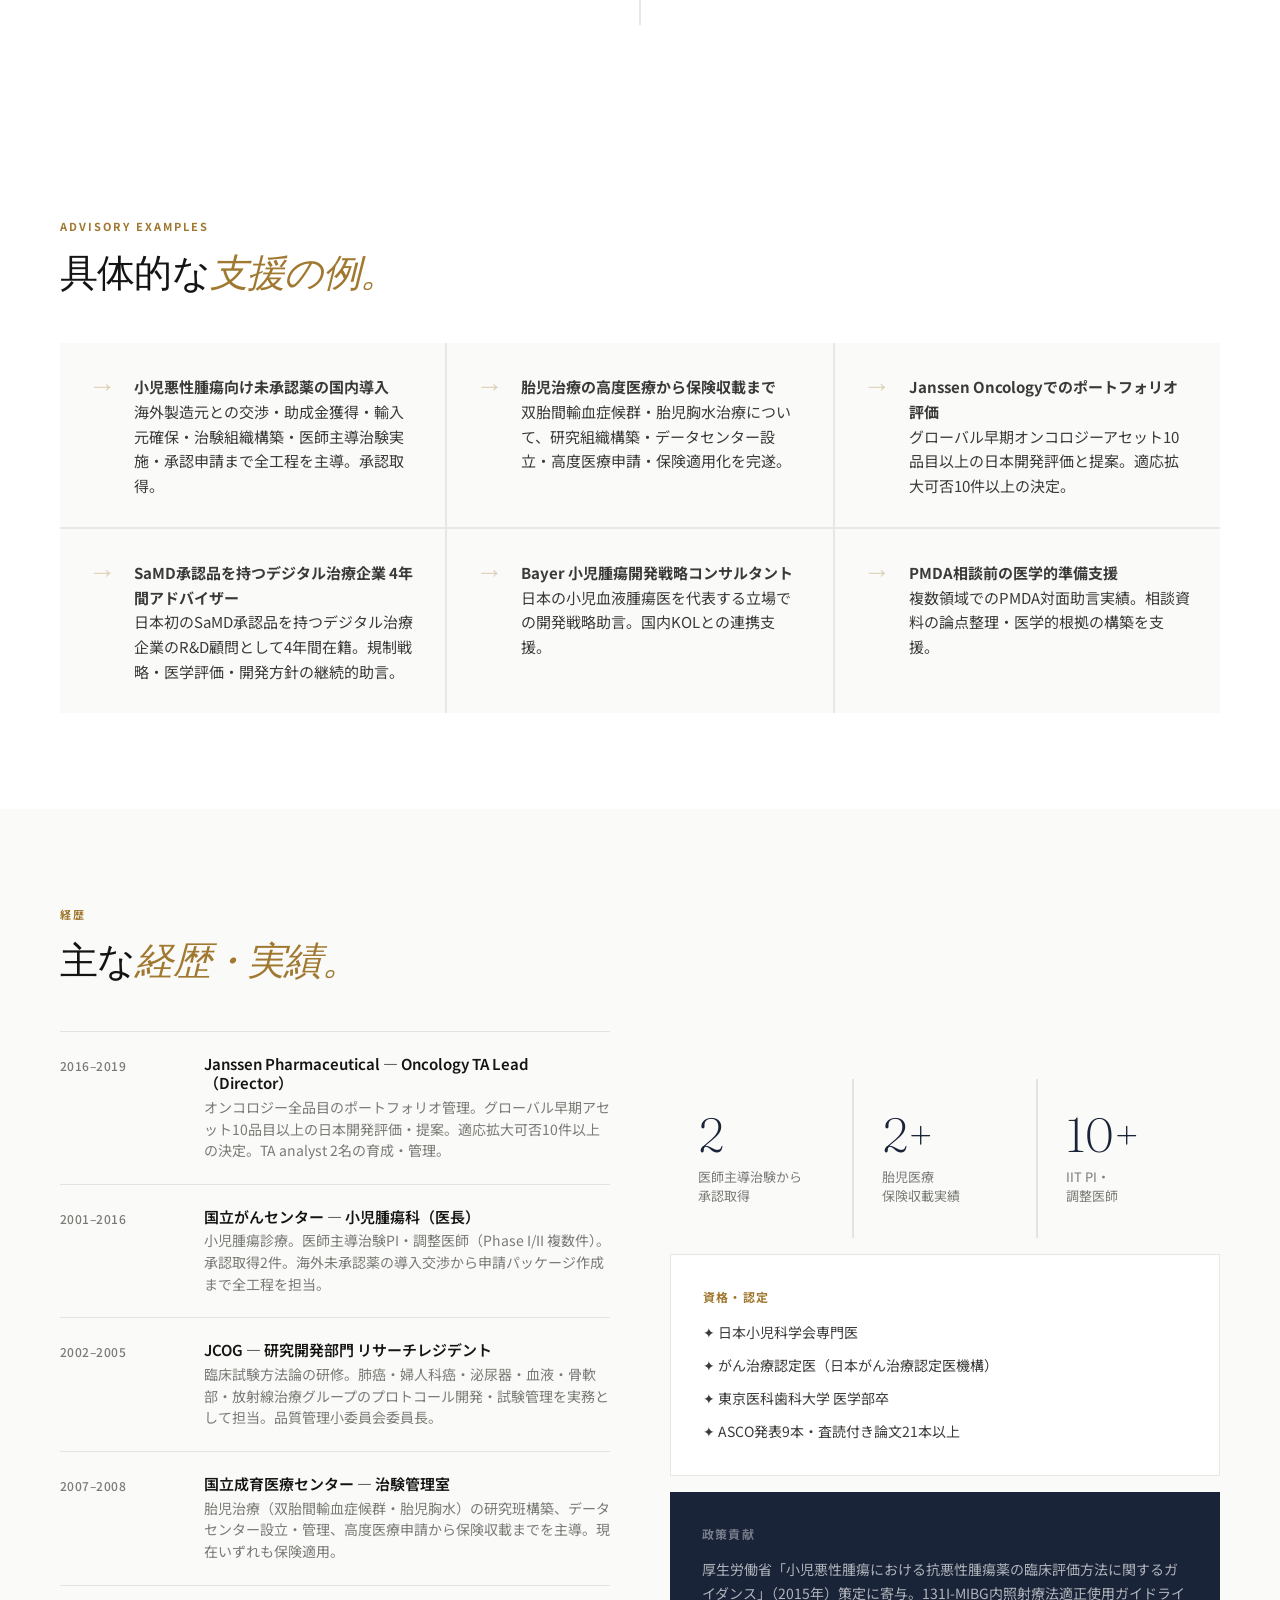
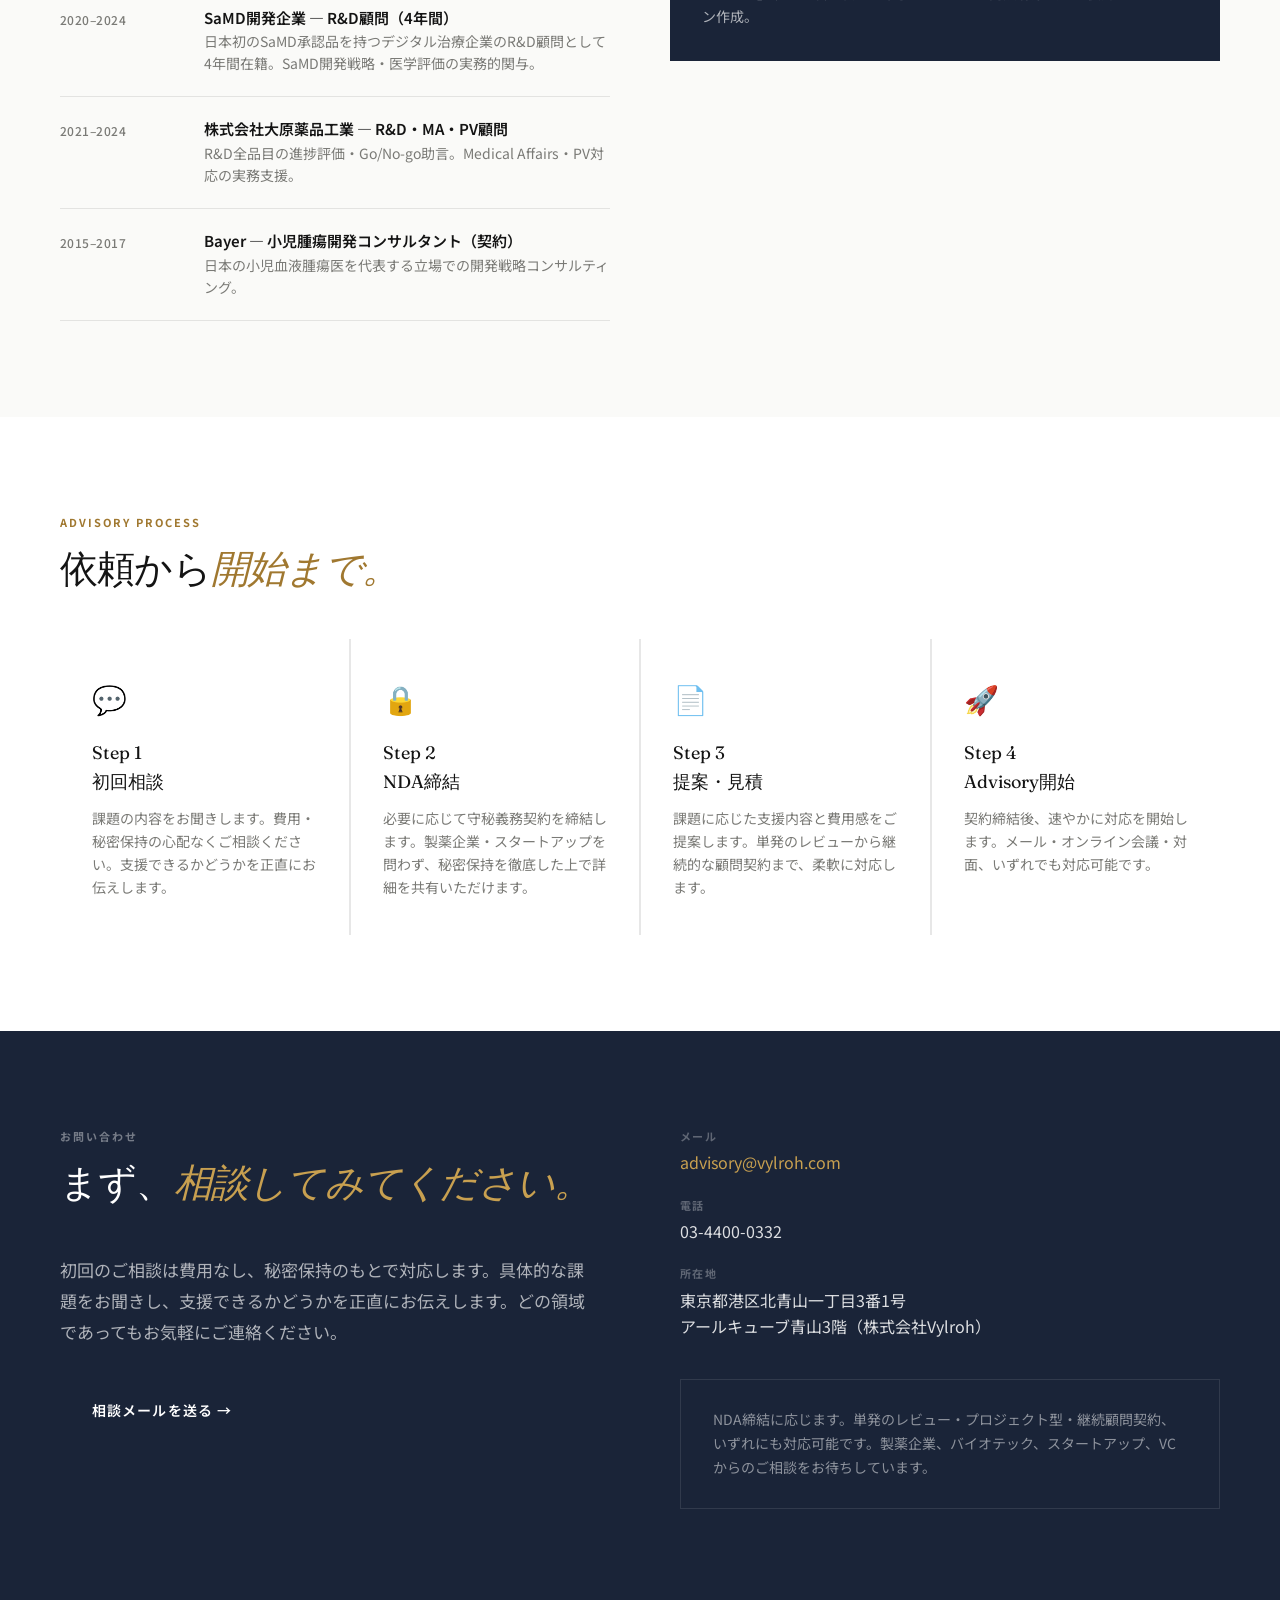
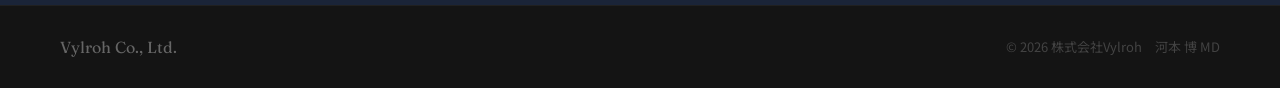
<file: advisory.html>
<!DOCTYPE html>
<html lang="ja">
<head>
  <!-- Google tag (gtag.js) -->
  <script async src="https://www.googletagmanager.com/gtag/js?id=G-3YSTY3Y1Q1"></script>
  <script>
    window.dataLayer = window.dataLayer || [];
    function gtag(){dataLayer.push(arguments);}
    gtag("js", new Date());

    gtag("config", "G-3YSTY3Y1Q1");
  </script>
  <meta charset="UTF-8">
  <meta name="viewport" content="width=device-width, initial-scale=1.0">
  <meta name="description" content="河本博 MD — 臨床開発戦略アドバイザリー。海外交渉から医師主導治験、承認申請まで、治療開発の全工程を実行した経験をもとに支援します。">
  <title>Advisory — Vylroh / 河本 博 MD</title>
  <link rel="stylesheet" href="advisory.css">
</head>
<body class="ja">

<nav class="adv-nav">
  <a href="index.html" class="adv-nav-logo">Vyl<span>roh</span></a>
  <ul class="adv-nav-links">
    <li><a href="#who">対象</a></li>
    <li><a href="#areas">支援内容</a></li>
    <li><a href="#background">経歴</a></li>
    <li><a href="#process">進め方</a></li>
    <li><a href="#contact">相談する</a></li>
    <li class="lang-pill">
      <a href="advisory-en.html">EN</a>
      <span>/</span>
      <a href="advisory.html" class="on">JA</a>
    </li>
  </ul>
</nav>

<!-- HERO -->
<div class="adv-hero">
  <div class="adv-hero-left">
    <p class="adv-eyebrow">Vylroh Advisory / 河本 博 MD</p>
    <h1 class="adv-hero-h1">領域を問わず、<br>治療開発の戦略・実行・<br><em>規制対応を支援します。</em></h1>
    <p class="adv-hero-sub">海外製造元との導入交渉から、公的助成金の獲得、治験組織の構築、データセンター運営、承認申請パッケージの作成まで——治療開発の全工程を自ら実行し、承認を取得した経験をもとに、あなたの課題に直接向き合います。</p>
    <div class="adv-cta-wrap">
      <a href="#contact" class="adv-cta">相談する →</a>
      <a href="#areas" class="adv-cta-ghost">支援内容を見る</a>
    </div>
  </div>
  <div class="adv-hero-right">
    <div class="adv-photo-area">
      <!-- 写真準備後: <img src="dr-kawamoto.jpg" alt="河本 博 MD" class="adv-photo-img"> -->
      <div class="adv-photo-placeholder">
        <svg viewBox="0 0 48 48" fill="none" xmlns="http://www.w3.org/2000/svg">
          <circle cx="24" cy="18" r="9" stroke="white" stroke-width="1.5"/>
          <path d="M6 42c0-9.941 8.059-18 18-18s18 8.059 18 18" stroke="white" stroke-width="1.5"/>
        </svg>
        <p>写真準備中</p>
      </div>
    </div>
    <div class="adv-hero-card">
      <p class="name">河本 博 MD</p>
      <p class="title">臨床開発戦略アドバイザー / 株式会社Vylroh 代表取締役</p>
      <div class="tags">
        <span class="adv-tag">医師主導治験PI</span>
        <span class="adv-tag">承認取得×2</span>
        <span class="adv-tag">元Janssen TA Lead</span>
        <span class="adv-tag">国立がんセンター</span>
      </div>
    </div>
  </div>
</div>

<!-- WHO WE WORK WITH -->
<section class="adv-section adv-pains" id="who" style="background: var(--white);">
  <p class="adv-section-label">Who We Work With</p>
  <h2 class="adv-section-title" style="margin-bottom:16px;">このような方が<em>相談しています。</em></h2>
  <div class="adv-pains-grid" style="margin-top:40px;">
    <div class="adv-pain"><span class="adv-pain-num">✦</span><p><strong>製薬企業・CRO</strong><br>日本での臨床開発戦略、PMDA対応、試験デザインレビューを依頼したい</p></div>
    <div class="adv-pain"><span class="adv-pain-num">✦</span><p><strong>バイオテック・スタートアップ</strong><br>臨床的妥当性の評価、開発戦略の立案、医学顧問として関与してほしい</p></div>
    <div class="adv-pain"><span class="adv-pain-num">✦</span><p><strong>デジタルヘルス・AI創薬企業</strong><br>SaMD開発戦略、医学的価値の評価、医療AI・プロダクトの監修を依頼したい</p></div>
    <div class="adv-pain"><span class="adv-pain-num">✦</span><p><strong>医療機器企業</strong><br>臨床的エビデンスの構築方針、医療現場での実装可能性を評価してほしい</p></div>
    <div class="adv-pain"><span class="adv-pain-num">✦</span><p><strong>VC・投資家</strong><br>投資先の医学的妥当性・開発実現可能性のデューデリジェンスを依頼したい</p></div>
    <div class="adv-pain"><span class="adv-pain-num">✦</span><p><strong>海外企業の日本参入担当者</strong><br>日本の医療環境・規制・開発戦略についての専門家意見が欲しい</p></div>
  </div>
</section>

<!-- DIFFERENTIATOR -->
<section class="adv-section adv-why">
  <div class="adv-why-grid">
    <div>
      <p class="adv-section-label">他のアドバイザーとの違い</p>
      <h2 class="adv-section-title">構想から承認まで、<br><em>実務として経験しています。</em></h2>
      <p class="adv-why-body">「助言できます」ではありません。海外製造元との導入交渉、公的助成金の獲得、輸入元企業の確保、治験組織（研究班）の構築、データセンターの設立と運営、血中濃度測定以外の全業務の自己実施、承認申請パッケージの作成——これらをすべて自分で行い、2つの治療が承認に至っています。<br><br>どの領域の課題であっても、臨床試験方法論と治験の実務を深く理解した医師が直接対応します。がん・小児は臨床専門領域ですが、胎児医療・デジタルヘルス・その他の領域でも同様に支援できます。</p>
    </div>
    <div class="adv-three">
      <div class="adv-three-item">
        <span class="adv-three-num">I</span>
        <div class="adv-three-content">
          <h4>0から承認まで</h4>
          <p>海外製造元交渉→助成金獲得→組織構築→IIT実施→承認申請パッケージ作成。2つの治療で完遂。この経験を持つ個人医師は国内で極めて稀です。</p>
        </div>
      </div>
      <div class="adv-three-item">
        <span class="adv-three-num">II</span>
        <div class="adv-three-content">
          <h4>領域横断の方法論</h4>
          <p>JCOG研究開発部門での臨床試験方法論研修（リサーチレジデント）が基盤。がん・小児・胎児医療・デジタルヘルスまで幅広い実績を持つ開発方法論の専門家。</p>
        </div>
      </div>
      <div class="adv-three-item">
        <span class="adv-three-num">III</span>
        <div class="adv-three-content">
          <h4>企業側・研究者側・規制側</h4>
          <p>現役臨床医・医師主導治験PI・Janssen TA Lead・PMDA対面経験・SaMD顧問。すべての立場から見た視点で助言します。</p>
        </div>
      </div>
    </div>
  </div>
</section>

<!-- ADVISORY AREAS -->
<section class="adv-section adv-areas" id="areas">
  <p class="adv-section-label">支援内容</p>
  <h2 class="adv-section-title">何を<em>依頼できるか。</em></h2>
  <div class="adv-areas-grid">

    <div class="adv-area">
      <div class="adv-area-num">01</div>
      <span class="area-sub">Clinical Development Strategy</span>
      <h3>臨床開発戦略・試験設計</h3>
      <p>領域を問わず、治療開発の戦略立案から試験設計まで支援します。医師主導治験の構築経験と、製薬企業TA Leadとしての企業側視点を組み合わせた独自の支援が可能です。</p>
      <div class="adv-bullets">
        <div class="adv-bullet">開発戦略・適応方針の立案・レビュー</div>
        <div class="adv-bullet">臨床試験デザインのレビューと改善提案</div>
        <div class="adv-bullet">医師主導治験の組織構築・プロトコール支援</div>
        <div class="adv-bullet">アセット評価・メディカルデューデリジェンス</div>
      </div>
    </div>

    <div class="adv-area">
      <div class="adv-area-num">02</div>
      <span class="area-sub">Japan Regulatory & PMDA Strategy</span>
      <h3>日本規制戦略・PMDA対応</h3>
      <p>複数領域でのPMDA対面経験と、適応外薬・未承認薬の国内導入実務経験をもとに、日本での承認取得に向けた戦略を支援します。</p>
      <div class="adv-bullets">
        <div class="adv-bullet">PMDA対面助言の準備・論点整理</div>
        <div class="adv-bullet">日本開発計画・承認戦略のレビュー</div>
        <div class="adv-bullet">海外未承認薬の日本導入可能性評価</div>
        <div class="adv-bullet">適応外薬・医師主導治験の承認戦略</div>
      </div>
    </div>

    <div class="adv-area">
      <div class="adv-area-num">03</div>
      <span class="area-sub">Specialty: Oncology & Pediatrics</span>
      <h3>専門領域：がん・小児</h3>
      <p>国立がんセンター・JCOGでの実臨床・研究開発経験と、Janssen Oncology TA Lead（Director）としての企業側戦略経験の両方を持ちます。KOLとしての医学的助言も可能です。</p>
      <div class="adv-bullets">
        <div class="adv-bullet">固形腫瘍・血液腫瘍・骨軟部腫瘍の開発戦略</div>
        <div class="adv-bullet">小児適応開発・適応拡大評価</div>
        <div class="adv-bullet">臨床家としての医学評価・エビデンスレビュー</div>
        <div class="adv-bullet">日本のKOLネットワーク・連携支援</div>
      </div>
    </div>

    <div class="adv-area">
      <div class="adv-area-num">04</div>
      <span class="area-sub">Digital Health & SaMD</span>
      <h3>デジタルヘルス・AI・SaMD</h3>
      <p>日本初のSaMD承認品を持つデジタル治療企業（4年間のアドバイザー経験）と、医療AIの評価実務をもとに、デジタルヘルス製品の医学的価値と規制戦略を支援します。</p>
      <div class="adv-bullets">
        <div class="adv-bullet">SaMD開発戦略・医療機器プログラム規制対応</div>
        <div class="adv-bullet">AI創薬・デジタルヘルスの医学評価</div>
        <div class="adv-bullet">臨床エビデンス要件の整理・設計</div>
        <div class="adv-bullet">医学監修・コンテンツ品質管理</div>
      </div>
    </div>

  </div>
</section>

<!-- RECENT ADVISORY EXAMPLES -->
<section class="adv-section adv-pains" style="background:var(--white);">
  <p class="adv-section-label">Advisory Examples</p>
  <h2 class="adv-section-title">具体的な<em>支援の例。</em></h2>
  <div class="adv-pains-grid" style="margin-top:40px;">
    <div class="adv-pain"><span class="adv-pain-num">→</span><p><strong>小児悪性腫瘍向け未承認薬の国内導入</strong><br>海外製造元との交渉・助成金獲得・輸入元確保・治験組織構築・医師主導治験実施・承認申請まで全工程を主導。承認取得。</p></div>
    <div class="adv-pain"><span class="adv-pain-num">→</span><p><strong>胎児治療の高度医療から保険収載まで</strong><br>双胎間輸血症候群・胎児胸水治療について、研究組織構築・データセンター設立・高度医療申請・保険適用化を完遂。</p></div>
    <div class="adv-pain"><span class="adv-pain-num">→</span><p><strong>Janssen Oncologyでのポートフォリオ評価</strong><br>グローバル早期オンコロジーアセット10品目以上の日本開発評価と提案。適応拡大可否10件以上の決定。</p></div>
    <div class="adv-pain"><span class="adv-pain-num">→</span><p><strong>SaMD承認品を持つデジタル治療企業 4年間アドバイザー</strong><br>日本初のSaMD承認品を持つデジタル治療企業のR&D顧問として4年間在籍。規制戦略・医学評価・開発方針の継続的助言。</p></div>
    <div class="adv-pain"><span class="adv-pain-num">→</span><p><strong>Bayer 小児腫瘍開発戦略コンサルタント</strong><br>日本の小児血液腫瘍医を代表する立場での開発戦略助言。国内KOLとの連携支援。</p></div>
    <div class="adv-pain"><span class="adv-pain-num">→</span><p><strong>PMDA相談前の医学的準備支援</strong><br>複数領域でのPMDA対面助言実績。相談資料の論点整理・医学的根拠の構築を支援。</p></div>
  </div>
</section>

<!-- BACKGROUND -->
<section class="adv-section adv-background" id="background">
  <p class="adv-section-label">経歴</p>
  <h2 class="adv-section-title">主な<em>経歴・実績。</em></h2>
  <div class="adv-background-grid">
    <div>
      <div class="adv-bg-list">
        <div class="adv-bg-item">
          <span class="adv-bg-period">2016–2019</span>
          <div class="adv-bg-content">
            <h4>Janssen Pharmaceutical — Oncology TA Lead（Director）</h4>
            <p>オンコロジー全品目のポートフォリオ管理。グローバル早期アセット10品目以上の日本開発評価・提案。適応拡大可否10件以上の決定。TA analyst 2名の育成・管理。</p>
          </div>
        </div>
        <div class="adv-bg-item">
          <span class="adv-bg-period">2001–2016</span>
          <div class="adv-bg-content">
            <h4>国立がんセンター — 小児腫瘍科（医長）</h4>
            <p>小児腫瘍診療。医師主導治験PI・調整医師（Phase I/II 複数件）。承認取得2件。海外未承認薬の導入交渉から申請パッケージ作成まで全工程を担当。</p>
          </div>
        </div>
        <div class="adv-bg-item">
          <span class="adv-bg-period">2002–2005</span>
          <div class="adv-bg-content">
            <h4>JCOG — 研究開発部門 リサーチレジデント</h4>
            <p>臨床試験方法論の研修。肺癌・婦人科癌・泌尿器・血液・骨軟部・放射線治療グループのプロトコール開発・試験管理を実務として担当。品質管理小委員会委員長。</p>
          </div>
        </div>
        <div class="adv-bg-item">
          <span class="adv-bg-period">2007–2008</span>
          <div class="adv-bg-content">
            <h4>国立成育医療センター — 治験管理室</h4>
            <p>胎児治療（双胎間輸血症候群・胎児胸水）の研究班構築、データセンター設立・管理、高度医療申請から保険収載までを主導。現在いずれも保険適用。</p>
          </div>
        </div>
        <div class="adv-bg-item">
          <span class="adv-bg-period">2020–2024</span>
          <div class="adv-bg-content">
            <h4>SaMD開発企業 — R&D顧問（4年間）</h4>
            <p>日本初のSaMD承認品を持つデジタル治療企業のR&D顧問として4年間在籍。SaMD開発戦略・医学評価の実務的関与。</p>
          </div>
        </div>
        <div class="adv-bg-item">
          <span class="adv-bg-period">2021–2024</span>
          <div class="adv-bg-content">
            <h4>株式会社大原薬品工業 — R&D・MA・PV顧問</h4>
            <p>R&D全品目の進捗評価・Go/No-go助言。Medical Affairs・PV対応の実務支援。</p>
          </div>
        </div>
        <div class="adv-bg-item">
          <span class="adv-bg-period">2015–2017</span>
          <div class="adv-bg-content">
            <h4>Bayer — 小児腫瘍開発コンサルタント（契約）</h4>
            <p>日本の小児血液腫瘍医を代表する立場での開発戦略コンサルティング。</p>
          </div>
        </div>
      </div>
    </div>
    <div>
      <div class="adv-stats-grid">
        <div class="adv-stat-card">
          <div class="num">2</div>
          <div class="lbl">医師主導治験から<br>承認取得</div>
        </div>
        <div class="adv-stat-card">
          <div class="num">2+</div>
          <div class="lbl">胎児医療<br>保険収載実績</div>
        </div>
        <div class="adv-stat-card">
          <div class="num">10+</div>
          <div class="lbl">IIT PI・<br>調整医師</div>
        </div>
      </div>
      <div style="margin-top:16px; padding:32px; background:var(--white); border:1px solid var(--rule);">
        <p style="font-size:12px; font-weight:700; letter-spacing:0.1em; text-transform:uppercase; color:var(--gold); margin-bottom:14px;">資格・認定</p>
        <div style="display:flex; flex-direction:column; gap:10px;">
          <div style="font-size:14px; color:var(--ink-mid);">✦ 日本小児科学会専門医</div>
          <div style="font-size:14px; color:var(--ink-mid);">✦ がん治療認定医（日本がん治療認定医機構）</div>
          <div style="font-size:14px; color:var(--ink-mid);">✦ 東京医科歯科大学 医学部卒</div>
          <div style="font-size:14px; color:var(--ink-mid);">✦ ASCO発表9本・査読付き論文21本以上</div>
        </div>
      </div>
      <div style="margin-top:16px; padding:32px; background:var(--navy);">
        <p style="font-size:12px; font-weight:700; letter-spacing:0.1em; text-transform:uppercase; color:rgba(255,255,255,0.4); margin-bottom:14px;">政策貢献</p>
        <p style="font-size:14px; color:rgba(255,255,255,0.65); line-height:1.7;">厚生労働省「小児悪性腫瘍における抗悪性腫瘍薬の臨床評価方法に関するガイダンス」（2015年）策定に寄与。131I-MIBG内照射療法適正使用ガイドライン作成。</p>
      </div>
    </div>
  </div>
</section>

<!-- ADVISORY PROCESS -->
<section class="adv-section adv-engagements" id="process">
  <p class="adv-section-label">Advisory Process</p>
  <h2 class="adv-section-title">依頼から<em>開始まで。</em></h2>
  <div class="adv-eng-grid" style="grid-template-columns: repeat(4,1fr);">
    <div class="adv-eng">
      <span class="adv-eng-icon">💬</span>
      <h4>Step 1<br>初回相談</h4>
      <p>課題の内容をお聞きします。費用・秘密保持の心配なくご相談ください。支援できるかどうかを正直にお伝えします。</p>
    </div>
    <div class="adv-eng">
      <span class="adv-eng-icon">🔒</span>
      <h4>Step 2<br>NDA締結</h4>
      <p>必要に応じて守秘義務契約を締結します。製薬企業・スタートアップを問わず、秘密保持を徹底した上で詳細を共有いただけます。</p>
    </div>
    <div class="adv-eng">
      <span class="adv-eng-icon">📄</span>
      <h4>Step 3<br>提案・見積</h4>
      <p>課題に応じた支援内容と費用感をご提案します。単発のレビューから継続的な顧問契約まで、柔軟に対応します。</p>
    </div>
    <div class="adv-eng">
      <span class="adv-eng-icon">🚀</span>
      <h4>Step 4<br>Advisory開始</h4>
      <p>契約締結後、速やかに対応を開始します。メール・オンライン会議・対面、いずれでも対応可能です。</p>
    </div>
  </div>
</section>

<!-- CONTACT -->
<section class="adv-section adv-contact" id="contact">
  <div class="adv-contact-grid">
    <div>
      <p class="adv-section-label">お問い合わせ</p>
      <h2 class="adv-section-title">まず、<em>相談してみてください。</em></h2>
      <p class="adv-contact-body">初回のご相談は費用なし、秘密保持のもとで対応します。具体的な課題をお聞きし、支援できるかどうかを正直にお伝えします。どの領域であってもお気軽にご連絡ください。</p>
      <a href="mailto:advisory@vylroh.com?subject=Advisory相談" class="adv-cta" style="display:inline-flex;">相談メールを送る →</a>
    </div>
    <div>
      <dl class="adv-contact-info">
        <div class="adv-contact-row">
          <dt>メール</dt>
          <dd><a href="mailto:advisory@vylroh.com">advisory@vylroh.com</a></dd>
        </div>
        <div class="adv-contact-row">
          <dt>電話</dt>
          <dd>03-4400-0332</dd>
        </div>
        <div class="adv-contact-row">
          <dt>所在地</dt>
          <dd>東京都港区北青山一丁目3番1号<br>アールキューブ青山3階（株式会社Vylroh）</dd>
        </div>
      </dl>
      <div class="adv-contact-note">
        NDA締結に応じます。単発のレビュー・プロジェクト型・継続顧問契約、いずれにも対応可能です。製薬企業、バイオテック、スタートアップ、VCからのご相談をお待ちしています。
      </div>
    </div>
  </div>
</section>

<footer class="adv-footer">
  <a href="index.html" class="adv-footer-logo">Vylroh Co., Ltd.</a>
  <span class="adv-footer-copy">© 2026 株式会社Vylroh　河本 博 MD</span>
</footer>

</body>
</html>
</file>
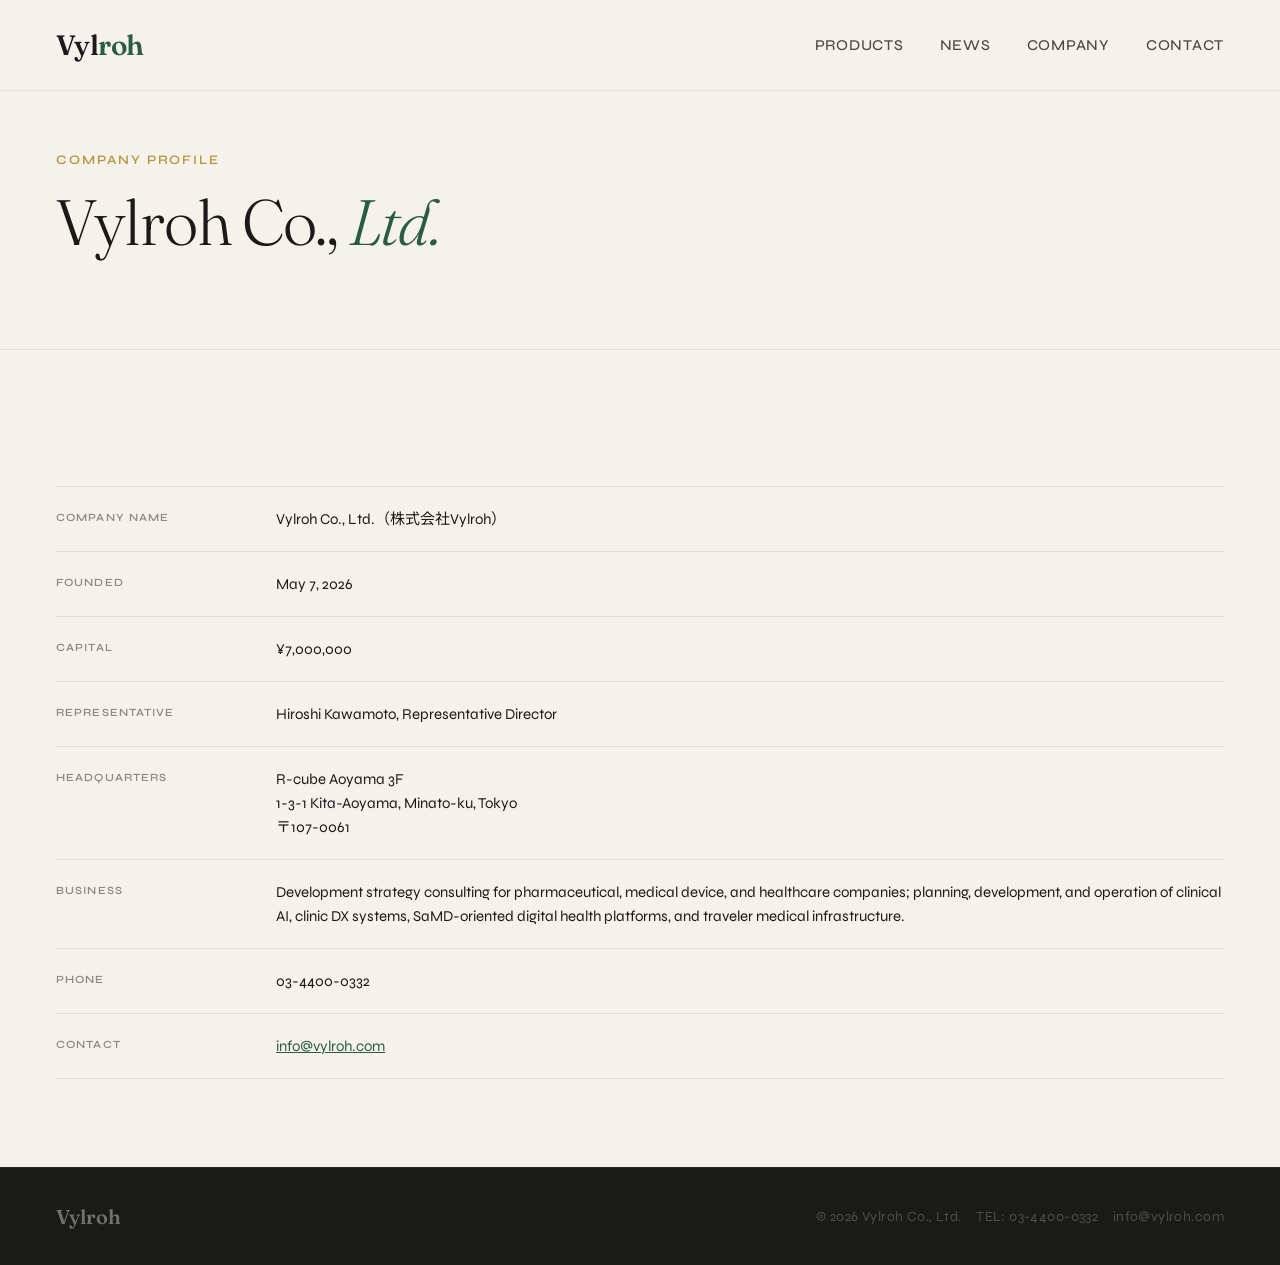
<file: company-en.html>
<!DOCTYPE html>
<html lang="en">
<head>
  <!-- Google tag (gtag.js) -->
  <script async src="https://www.googletagmanager.com/gtag/js?id=G-3YSTY3Y1Q1"></script>
  <script>
    window.dataLayer = window.dataLayer || [];
    function gtag(){dataLayer.push(arguments);}
    gtag("js", new Date());

    gtag("config", "G-3YSTY3Y1Q1");
  </script>
  <meta charset="UTF-8">
  <meta name="viewport" content="width=device-width, initial-scale=1.0">
  <meta name="description" content="Vylroh – Company profile.">
  <title>Company – Vylroh</title>
  <link rel="stylesheet" href="style.css">
  <style>
    .company-table {
      width: 100%;
      border-collapse: collapse;
      margin-top: 48px;
    }
    .company-table tr {
      border-top: 1px solid rgba(26,26,24,0.1);
    }
    .company-table tr:last-child {
      border-bottom: 1px solid rgba(26,26,24,0.1);
    }
    .company-table td {
      padding: 20px 0;
      font-size: 15px;
      line-height: 1.6;
      vertical-align: top;
    }
    .company-table td:first-child {
      width: 220px;
      font-size: 11px;
      font-weight: 600;
      letter-spacing: 0.1em;
      text-transform: uppercase;
      color: var(--ink-light);
      padding-right: 40px;
      padding-top: 22px;
    }
    .company-table td:last-child {
      color: var(--ink);
    }
  </style>
</head>
<body>

<nav>
  <a href="index-en.html" class="nav-logo">Vyl<span>roh</span></a>
  <ul class="nav-links">
    <li><a href="index-en.html#products">Products</a></li>
    <li><a href="news-en.html">News</a></li>
    <li><a href="company-en.html">Company</a></li>
    <li><a href="mailto:info@vylroh.com">Contact</a></li>
  </ul>
</nav>

<div class="page-hero">
  <p class="section-label">Company Profile</p>
  <h1 class="section-title" style="font-family:'Fraunces',Georgia,serif; font-size:clamp(36px,5vw,64px); font-weight:300;">
    Vylroh Co., <em>Ltd.</em>
  </h1>
</div>

<section style="background: var(--cream);">
  <table class="company-table">
    <tr>
      <td>Company Name</td>
      <td>Vylroh Co., Ltd.（株式会社Vylroh）</td>
    </tr>
    <tr>
      <td>Founded</td>
      <td>May 7, 2026</td>
    </tr>
    <tr>
      <td>Capital</td>
      <td>¥7,000,000</td>
    </tr>
    <tr>
      <td>Representative</td>
      <td>Hiroshi Kawamoto, Representative Director</td>
    </tr>
    <tr>
      <td>Headquarters</td>
      <td>
        R-cube Aoyama 3F<br>
        1-3-1 Kita-Aoyama, Minato-ku, Tokyo<br>
        〒107-0061
      </td>
    </tr>
    <tr>
      <td>Business</td>
      <td>Development strategy consulting for pharmaceutical, medical device, and healthcare companies; planning, development, and operation of clinical AI, clinic DX systems, SaMD-oriented digital health platforms, and traveler medical infrastructure.</td>
    </tr>
    <tr>
      <td>Phone</td>
      <td>03-4400-0332</td>
    </tr>
    <tr>
      <td>Contact</td>
      <td><a href="mailto:info@vylroh.com" style="color: var(--green);">info@vylroh.com</a></td>
    </tr>
  </table>
</section>

<footer>
  <a href="index.html" class="footer-logo">Vylroh</a>
  <span class="footer-copy">© 2026 Vylroh Co., Ltd.　TEL: 03-4400-0332　info@vylroh.com</span>
</footer>

</body>
</html>
</file>
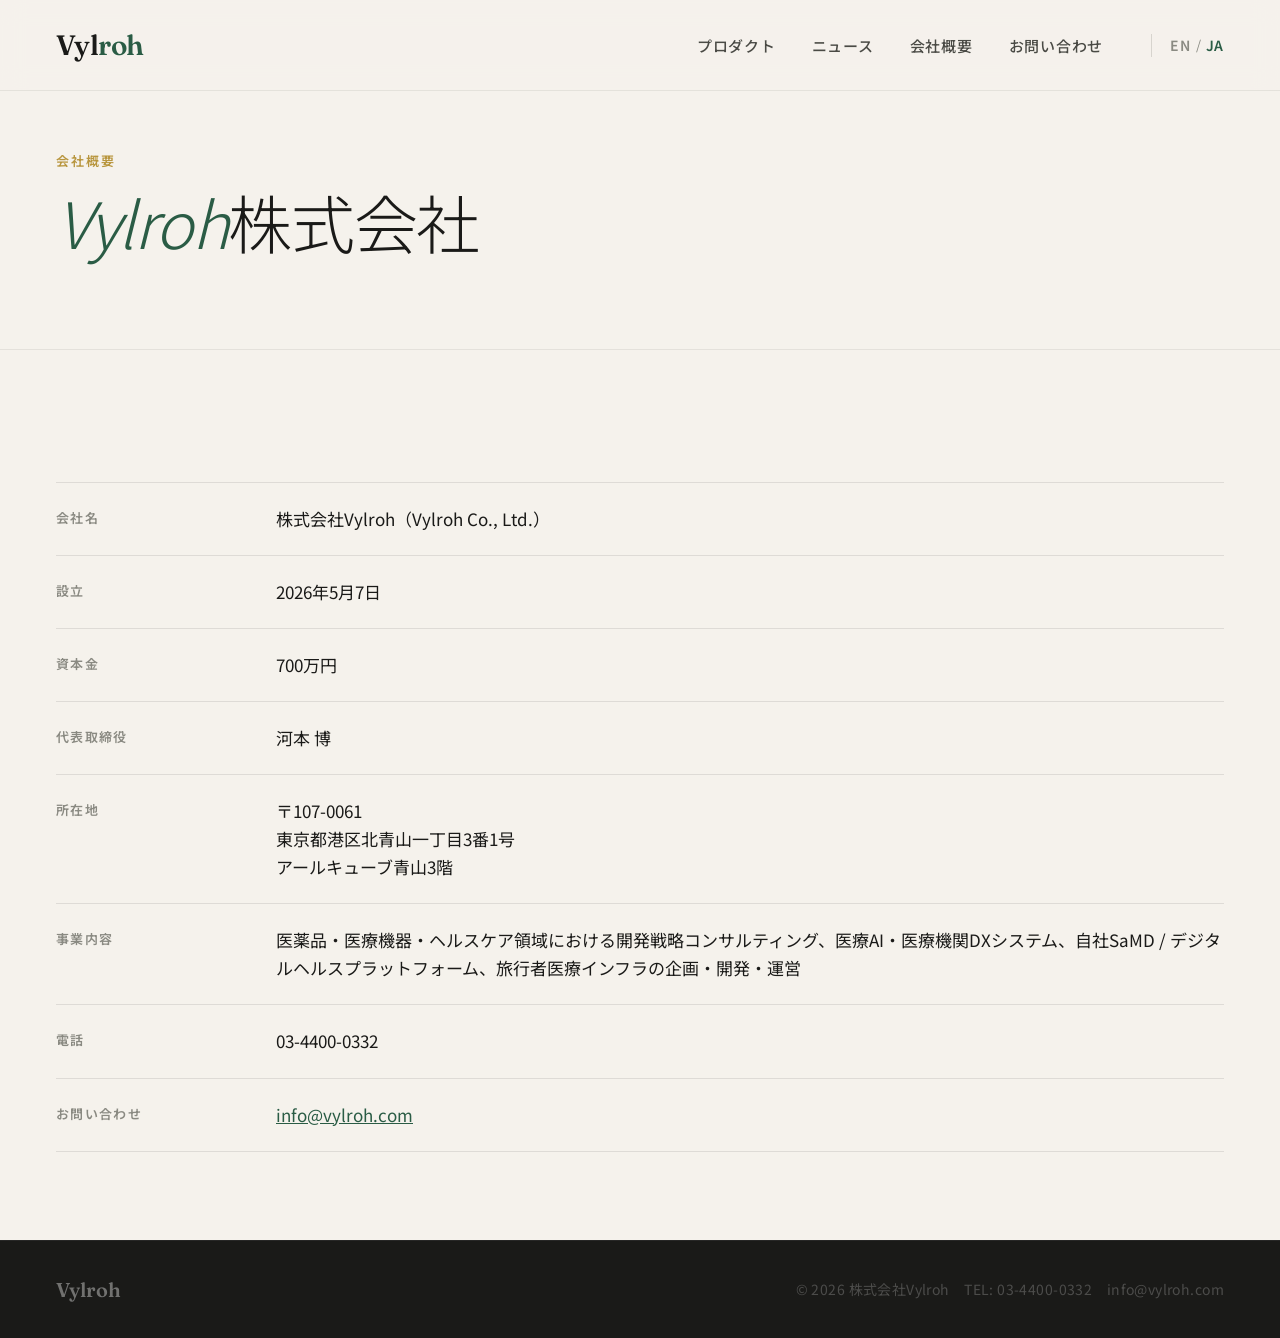
<file: company.html>
<!DOCTYPE html>
<html lang="ja">
<head>
  <!-- Google tag (gtag.js) -->
  <script async src="https://www.googletagmanager.com/gtag/js?id=G-3YSTY3Y1Q1"></script>
  <script>
    window.dataLayer = window.dataLayer || [];
    function gtag(){dataLayer.push(arguments);}
    gtag("js", new Date());

    gtag("config", "G-3YSTY3Y1Q1");
  </script>
  <meta charset="UTF-8">
  <meta name="viewport" content="width=device-width, initial-scale=1.0">
  <title>会社概要 – 株式会社Vylroh</title>
  <link rel="stylesheet" href="style.css">
</head>
<body class="ja">

<nav>
  <a href="index.html" class="nav-logo">Vyl<span>roh</span></a>
  <ul class="nav-links">
    <li><a href="index.html#products">プロダクト</a></li>
    <li><a href="news.html">ニュース</a></li>
    <li><a href="company.html">会社概要</a></li>
    <li><a href="mailto:info@vylroh.com">お問い合わせ</a></li>
    <li class="lang-switch">
      <a href="company-en.html">EN</a>
      <span>/</span>
      <a href="company.html" class="active">JA</a>
    </li>
  </ul>
</nav>

<div class="page-hero">
  <p class="section-label">会社概要</p>
  <h1 class="section-title" style="font-family:'Noto Sans JP',sans-serif; font-size:clamp(36px,5vw,64px); font-weight:300;">
    <em>Vylroh</em>株式会社
  </h1>
</div>

<section style="background: var(--cream);">
  <table class="company-table">
    <tr>
      <td>会社名</td>
      <td>株式会社Vylroh（Vylroh Co., Ltd.）</td>
    </tr>
    <tr>
      <td>設立</td>
      <td>2026年5月7日</td>
    </tr>
    <tr>
      <td>資本金</td>
      <td>700万円</td>
    </tr>
    <tr>
      <td>代表取締役</td>
      <td>河本 博</td>
    </tr>
    <tr>
      <td>所在地</td>
      <td>〒107-0061<br>東京都港区北青山一丁目3番1号<br>アールキューブ青山3階</td>
    </tr>
    <tr>
      <td>事業内容</td>
      <td>医薬品・医療機器・ヘルスケア領域における開発戦略コンサルティング、医療AI・医療機関DXシステム、自社SaMD / デジタルヘルスプラットフォーム、旅行者医療インフラの企画・開発・運営</td>
    </tr>
    <tr>
      <td>電話</td>
      <td>03-4400-0332</td>
    </tr>
    <tr>
      <td>お問い合わせ</td>
      <td><a href="mailto:info@vylroh.com" style="color: var(--green);">info@vylroh.com</a></td>
    </tr>
  </table>
</section>

<footer>
  <a href="index.html" class="footer-logo">Vylroh</a>
  <span class="footer-copy">© 2026 株式会社Vylroh　TEL: 03-4400-0332　info@vylroh.com</span>
</footer>

</body>
</html>
</file>
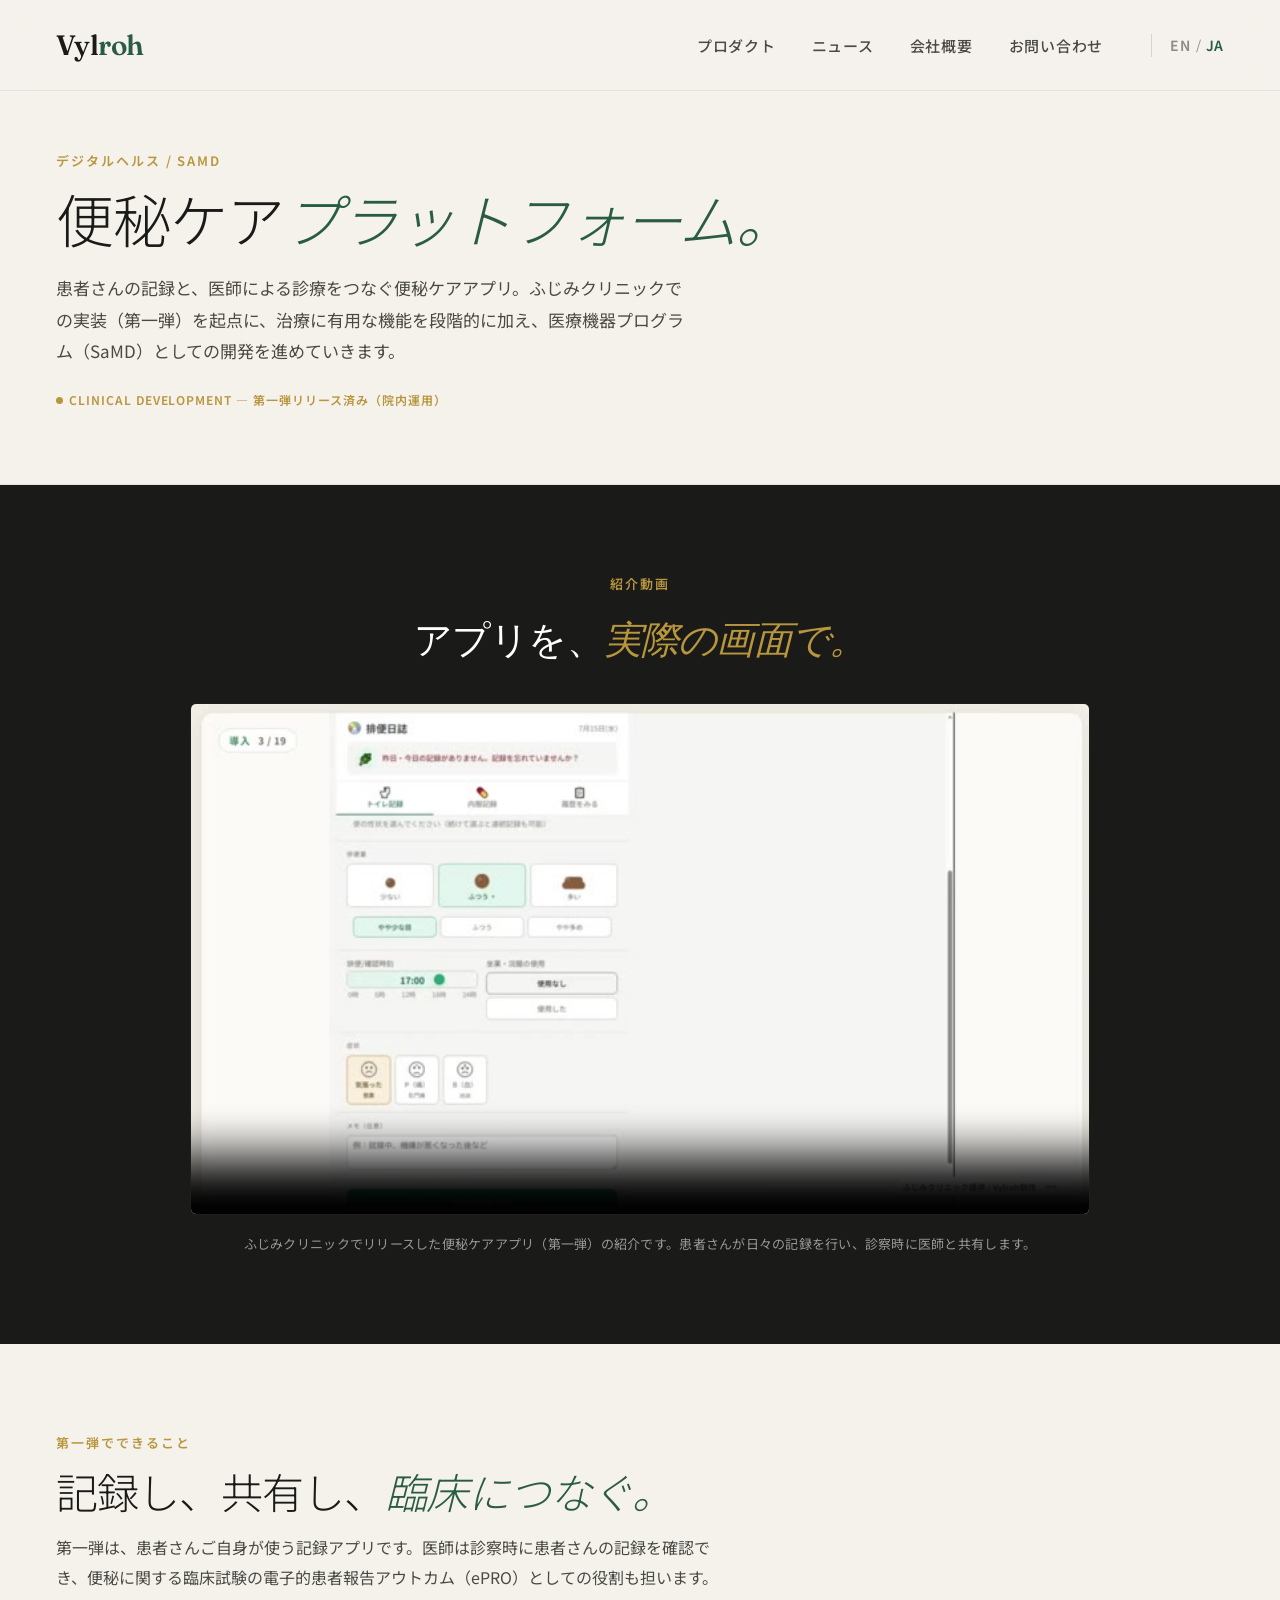
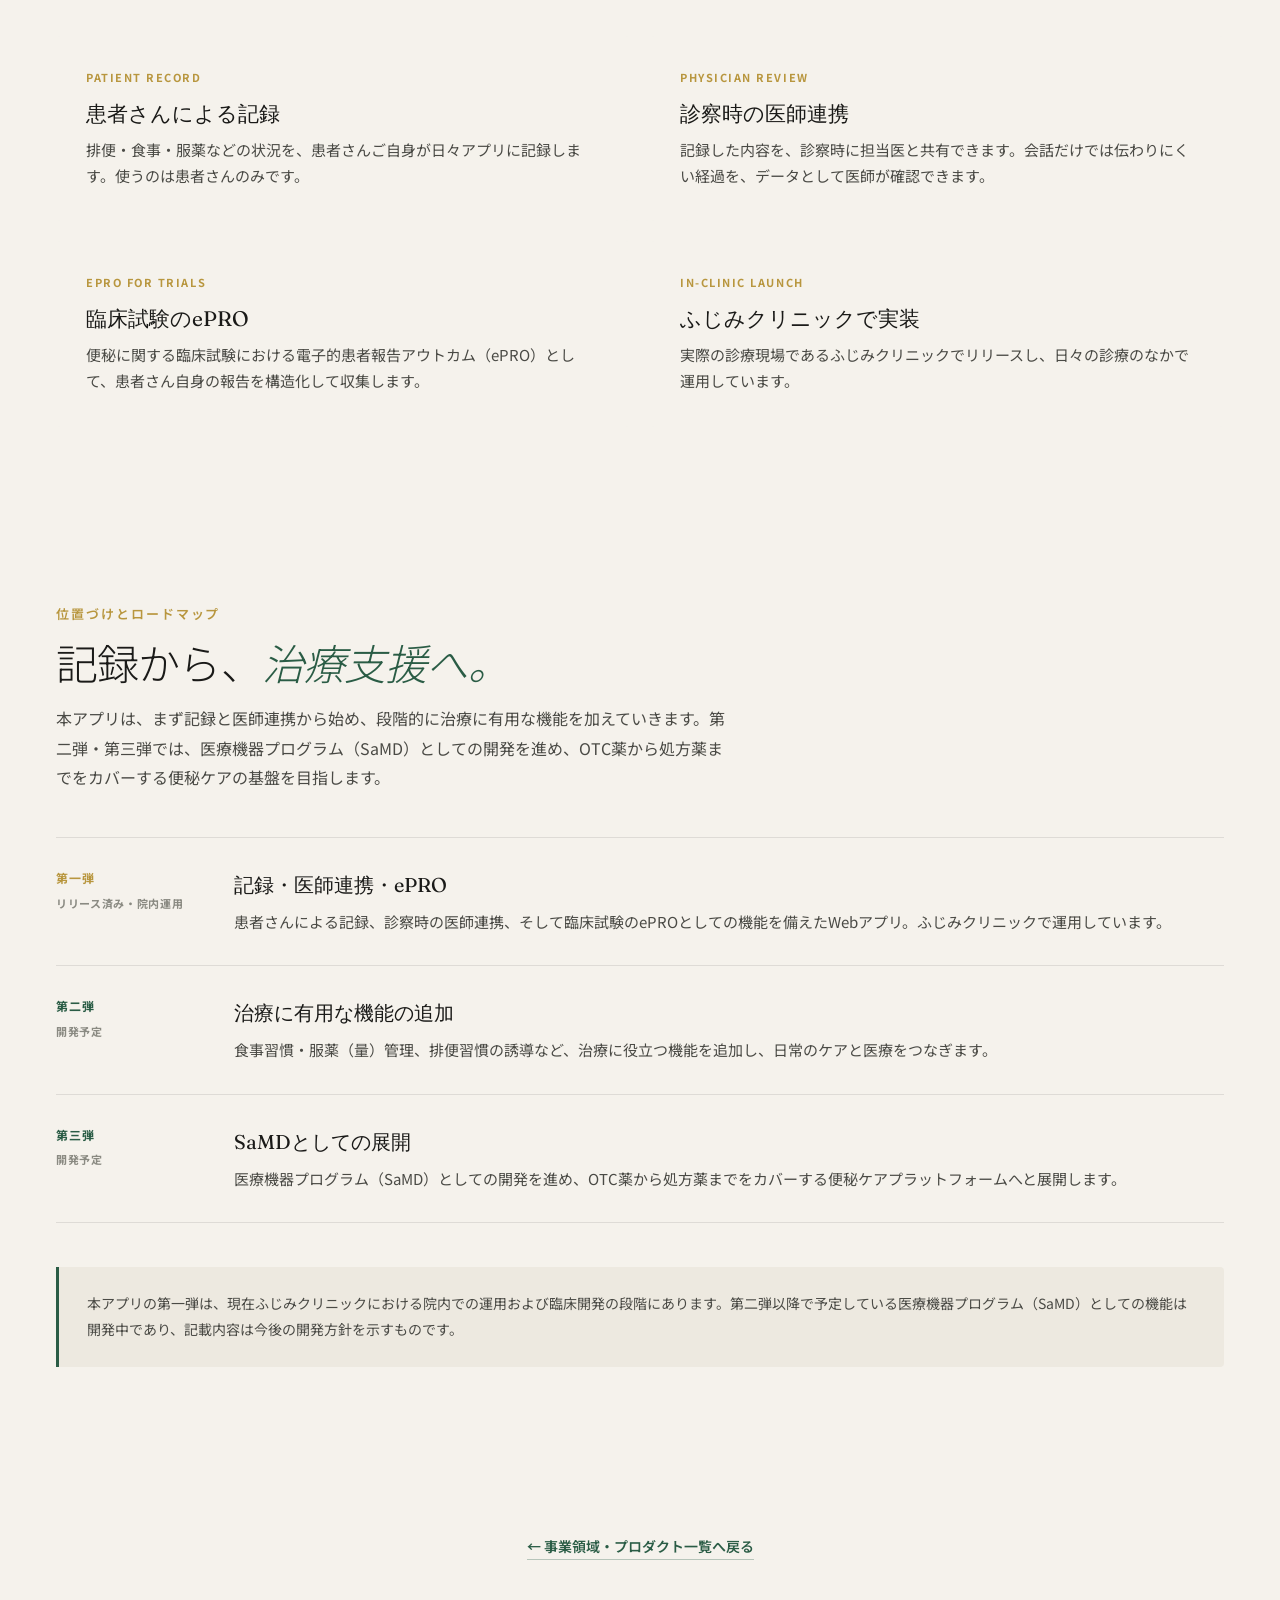
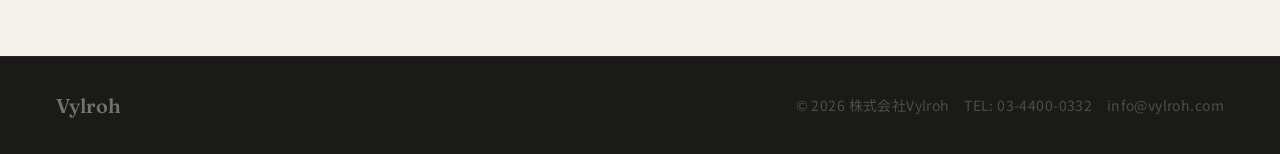
<file: constipation.html>
<!DOCTYPE html>
<html lang="ja">
<head>
  <!-- Google tag (gtag.js) -->
  <script async src="https://www.googletagmanager.com/gtag/js?id=G-3YSTY3Y1Q1"></script>
  <script>
    window.dataLayer = window.dataLayer || [];
    function gtag(){dataLayer.push(arguments);}
    gtag("js", new Date());

    gtag("config", "G-3YSTY3Y1Q1");
  </script>
  <meta charset="UTF-8">
  <meta name="viewport" content="width=device-width, initial-scale=1.0">
  <meta name="description" content="便秘ケアプラットフォーム — 患者記録・医師管理・臨床試験ePROを備えた便秘ケアアプリ。ふじみクリニックでリリース。将来的にSaMD（医療機器プログラム）としての開発を進めます。株式会社Vylroh。">
  <title>便秘ケアプラットフォーム – 株式会社Vylroh</title>
  <link rel="stylesheet" href="style.css">
  <style>
    /* ── このページ専用の追加スタイル ── */
    .video-section { background: var(--ink); }
    .video-wrap {
      max-width: 900px; margin: 0 auto;
      border: 1px solid rgba(255,255,255,0.12);
      border-radius: 6px; overflow: hidden;
      background: #000;
    }
    .video-wrap video { display: block; width: 100%; height: auto; }
    .video-caption {
      max-width: 900px; margin: 18px auto 0;
      font-size: 13px; color: rgba(255,255,255,0.55);
      letter-spacing: 0.02em; line-height: 1.7;
    }
    .video-section .section-label { color: var(--gold); }
    .video-section h2 {
      font-family: var(--font-display); font-weight: 300;
      font-size: clamp(26px, 3vw, 40px); color: var(--white);
      letter-spacing: -0.02em; margin-bottom: 32px;
    }
    .video-section h2 em { font-style: italic; color: var(--gold); }

    .feature-grid {
      display: grid; grid-template-columns: repeat(2, 1fr);
      gap: 20px; margin-top: 44px;
    }
    .feature-card {
      background: var(--cream); padding: 32px 30px;
      border-radius: 4px; transition: background 0.2s;
    }
    .feature-card:hover { background: var(--white); }
    .feature-card .fc-en {
      font-size: 11px; font-weight: 700; letter-spacing: 0.14em;
      text-transform: uppercase; color: var(--gold); margin-bottom: 12px;
    }
    .feature-card h4 {
      font-family: var(--font-display); font-size: 21px; font-weight: 400;
      color: var(--ink); margin-bottom: 10px; line-height: 1.3;
    }
    .feature-card p { font-size: 15px; color: var(--ink-mid); line-height: 1.75; }

    .roadmap { display: flex; flex-direction: column; gap: 0; margin-top: 44px; }
    .phase {
      display: grid; grid-template-columns: 150px 1fr; gap: 28px;
      padding: 30px 0; border-top: 1px solid rgba(26,26,24,0.1);
    }
    .phase:last-child { border-bottom: 1px solid rgba(26,26,24,0.1); }
    .phase-tag {
      font-size: 12px; font-weight: 700; letter-spacing: 0.1em;
      text-transform: uppercase; color: var(--green);
    }
    .phase-tag span { display: block; font-size: 11px; color: var(--ink-light); margin-top: 6px; letter-spacing: 0.06em; }
    .phase h4 {
      font-family: var(--font-display); font-size: 20px; font-weight: 400;
      color: var(--ink); margin-bottom: 8px;
    }
    .phase p { font-size: 15px; color: var(--ink-mid); line-height: 1.75; }
    .phase.is-now .phase-tag { color: var(--gold); }

    .note-box {
      margin-top: 44px; padding: 24px 28px;
      background: var(--cream-dark); border-left: 3px solid var(--green);
      border-radius: 0 4px 4px 0;
      font-size: 14px; color: var(--ink-mid); line-height: 1.85;
    }

    @media (max-width: 760px) {
      .feature-grid { grid-template-columns: 1fr; }
      .phase { grid-template-columns: 1fr; gap: 10px; }
    }
  </style>
</head>
<body class="ja">

<nav>
  <a href="index.html" class="nav-logo">Vyl<span>roh</span></a>
  <ul class="nav-links">
    <li><a href="index.html#products">プロダクト</a></li>
    <li><a href="news.html">ニュース</a></li>
    <li><a href="company.html">会社概要</a></li>
    <li><a href="mailto:info@vylroh.com">お問い合わせ</a></li>
    <li class="lang-switch">
      <a href="index-en.html">EN</a>
      <span>/</span>
      <a href="constipation.html" class="active">JA</a>
    </li>
  </ul>
</nav>

<!-- PAGE HERO -->
<div class="page-hero">
  <p class="section-label">デジタルヘルス / SaMD</p>
  <h1 class="section-title" style="font-family:'Noto Sans JP',sans-serif; font-size:clamp(32px,4.6vw,58px); font-weight:300;">
    便秘ケア<em>プラットフォーム。</em>
  </h1>
  <p style="max-width:640px; margin-top:20px; color:var(--ink-mid); font-size:17px; line-height:1.85;">
    患者さんの記録と、医師による診療をつなぐ便秘ケアアプリ。ふじみクリニックでの実装（第一弾）を起点に、治療に有用な機能を段階的に加え、医療機器プログラム（SaMD）としての開発を進めていきます。
  </p>
  <div class="proj-status ps-dev" style="margin-top:24px;"><span class="dot"></span>Clinical Development — 第一弾リリース済み（院内運用）</div>
</div>

<!-- VIDEO -->
<section class="video-section">
  <p class="section-label" style="text-align:center;">紹介動画</p>
  <h2 style="text-align:center;">アプリを、<em>実際の画面で。</em></h2>
  <div class="video-wrap">
    <video controls preload="metadata" playsinline poster="constipation-app-poster.jpg">
      <source src="constipation-app.mp4" type="video/mp4">
      お使いのブラウザは動画の再生に対応していません。
    </video>
  </div>
  <p class="video-caption" style="text-align:center;">
    ふじみクリニックでリリースした便秘ケアアプリ（第一弾）の紹介です。患者さんが日々の記録を行い、診察時に医師と共有します。
  </p>
</section>

<!-- WHAT IT IS -->
<section>
  <p class="section-label">第一弾でできること</p>
  <h2 class="section-title" style="font-family:'Noto Sans JP',sans-serif; font-weight:300; font-size:clamp(26px,3.4vw,42px);">
    記録し、共有し、<em>臨床につなぐ。</em>
  </h2>
  <p style="max-width:680px; color:var(--ink-mid); font-size:16px; line-height:1.85;">
    第一弾は、患者さんご自身が使う記録アプリです。医師は診察時に患者さんの記録を確認でき、便秘に関する臨床試験の電子的患者報告アウトカム（ePRO）としての役割も担います。
  </p>

  <div class="feature-grid">
    <div class="feature-card">
      <p class="fc-en">Patient Record</p>
      <h4>患者さんによる記録</h4>
      <p>排便・食事・服薬などの状況を、患者さんご自身が日々アプリに記録します。使うのは患者さんのみです。</p>
    </div>
    <div class="feature-card">
      <p class="fc-en">Physician Review</p>
      <h4>診察時の医師連携</h4>
      <p>記録した内容を、診察時に担当医と共有できます。会話だけでは伝わりにくい経過を、データとして医師が確認できます。</p>
    </div>
    <div class="feature-card">
      <p class="fc-en">ePRO for Trials</p>
      <h4>臨床試験のePRO</h4>
      <p>便秘に関する臨床試験における電子的患者報告アウトカム（ePRO）として、患者さん自身の報告を構造化して収集します。</p>
    </div>
    <div class="feature-card">
      <p class="fc-en">In-Clinic Launch</p>
      <h4>ふじみクリニックで実装</h4>
      <p>実際の診療現場であるふじみクリニックでリリースし、日々の診療のなかで運用しています。</p>
    </div>
  </div>
</section>

<!-- ROADMAP / POSITIONING -->
<section style="background:var(--cream);">
  <p class="section-label">位置づけとロードマップ</p>
  <h2 class="section-title" style="font-family:'Noto Sans JP',sans-serif; font-weight:300; font-size:clamp(26px,3.4vw,42px);">
    記録から、<em>治療支援へ。</em>
  </h2>
  <p style="max-width:680px; color:var(--ink-mid); font-size:16px; line-height:1.85;">
    本アプリは、まず記録と医師連携から始め、段階的に治療に有用な機能を加えていきます。第二弾・第三弾では、医療機器プログラム（SaMD）としての開発を進め、OTC薬から処方薬までをカバーする便秘ケアの基盤を目指します。
  </p>

  <div class="roadmap">
    <div class="phase is-now">
      <div class="phase-tag">第一弾<span>リリース済み・院内運用</span></div>
      <div>
        <h4>記録・医師連携・ePRO</h4>
        <p>患者さんによる記録、診察時の医師連携、そして臨床試験のePROとしての機能を備えたWebアプリ。ふじみクリニックで運用しています。</p>
      </div>
    </div>
    <div class="phase">
      <div class="phase-tag">第二弾<span>開発予定</span></div>
      <div>
        <h4>治療に有用な機能の追加</h4>
        <p>食事習慣・服薬（量）管理、排便習慣の誘導など、治療に役立つ機能を追加し、日常のケアと医療をつなぎます。</p>
      </div>
    </div>
    <div class="phase">
      <div class="phase-tag">第三弾<span>開発予定</span></div>
      <div>
        <h4>SaMDとしての展開</h4>
        <p>医療機器プログラム（SaMD）としての開発を進め、OTC薬から処方薬までをカバーする便秘ケアプラットフォームへと展開します。</p>
      </div>
    </div>
  </div>

  <div class="note-box">
    本アプリの第一弾は、現在ふじみクリニックにおける院内での運用および臨床開発の段階にあります。第二弾以降で予定している医療機器プログラム（SaMD）としての機能は開発中であり、記載内容は今後の開発方針を示すものです。
  </div>
</section>

<!-- BACK LINK -->
<section style="text-align:center; padding-top:64px; padding-bottom:96px;">
  <a href="index.html#products" class="product-link" style="justify-content:center;">← 事業領域・プロダクト一覧へ戻る</a>
</section>

<footer>
  <a href="index.html" class="footer-logo">Vylroh</a>
  <span class="footer-copy">© 2026 株式会社Vylroh　TEL: 03-4400-0332　info@vylroh.com</span>
</footer>

</body>
</html>
</file>
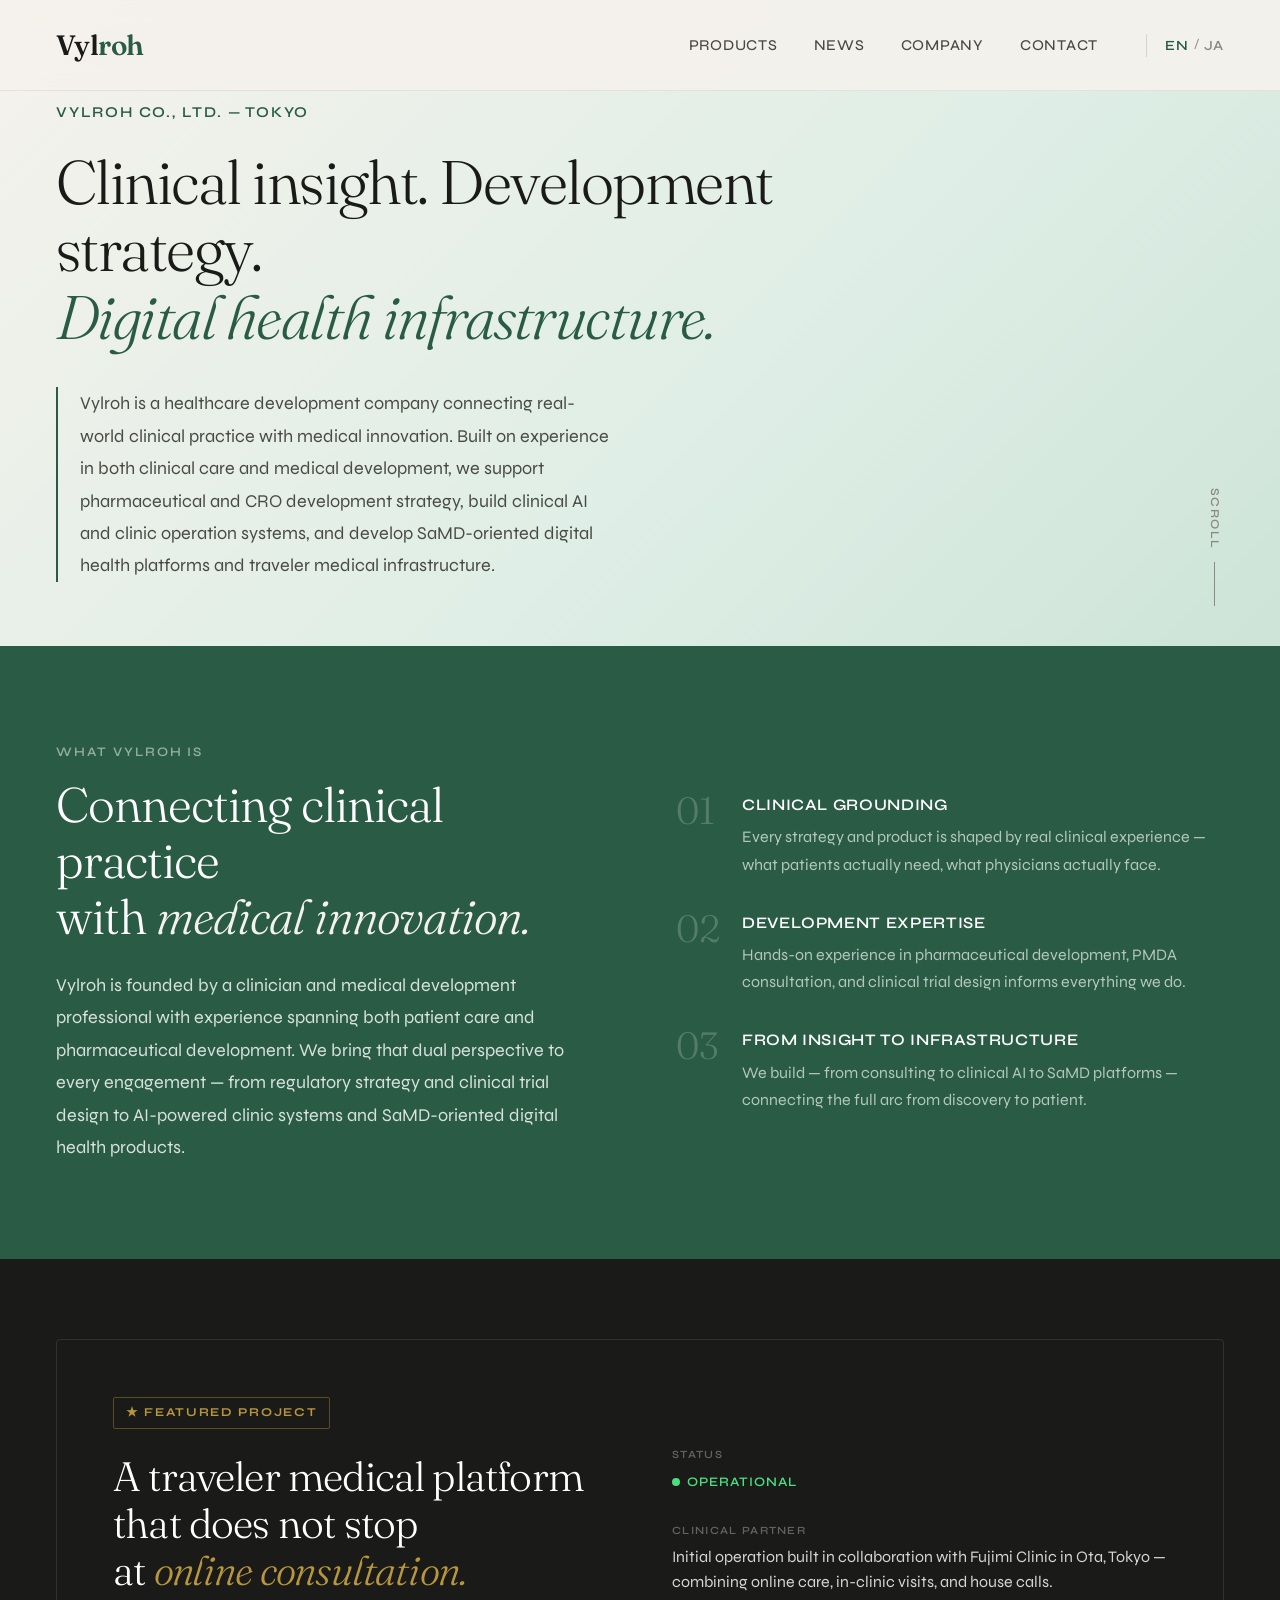
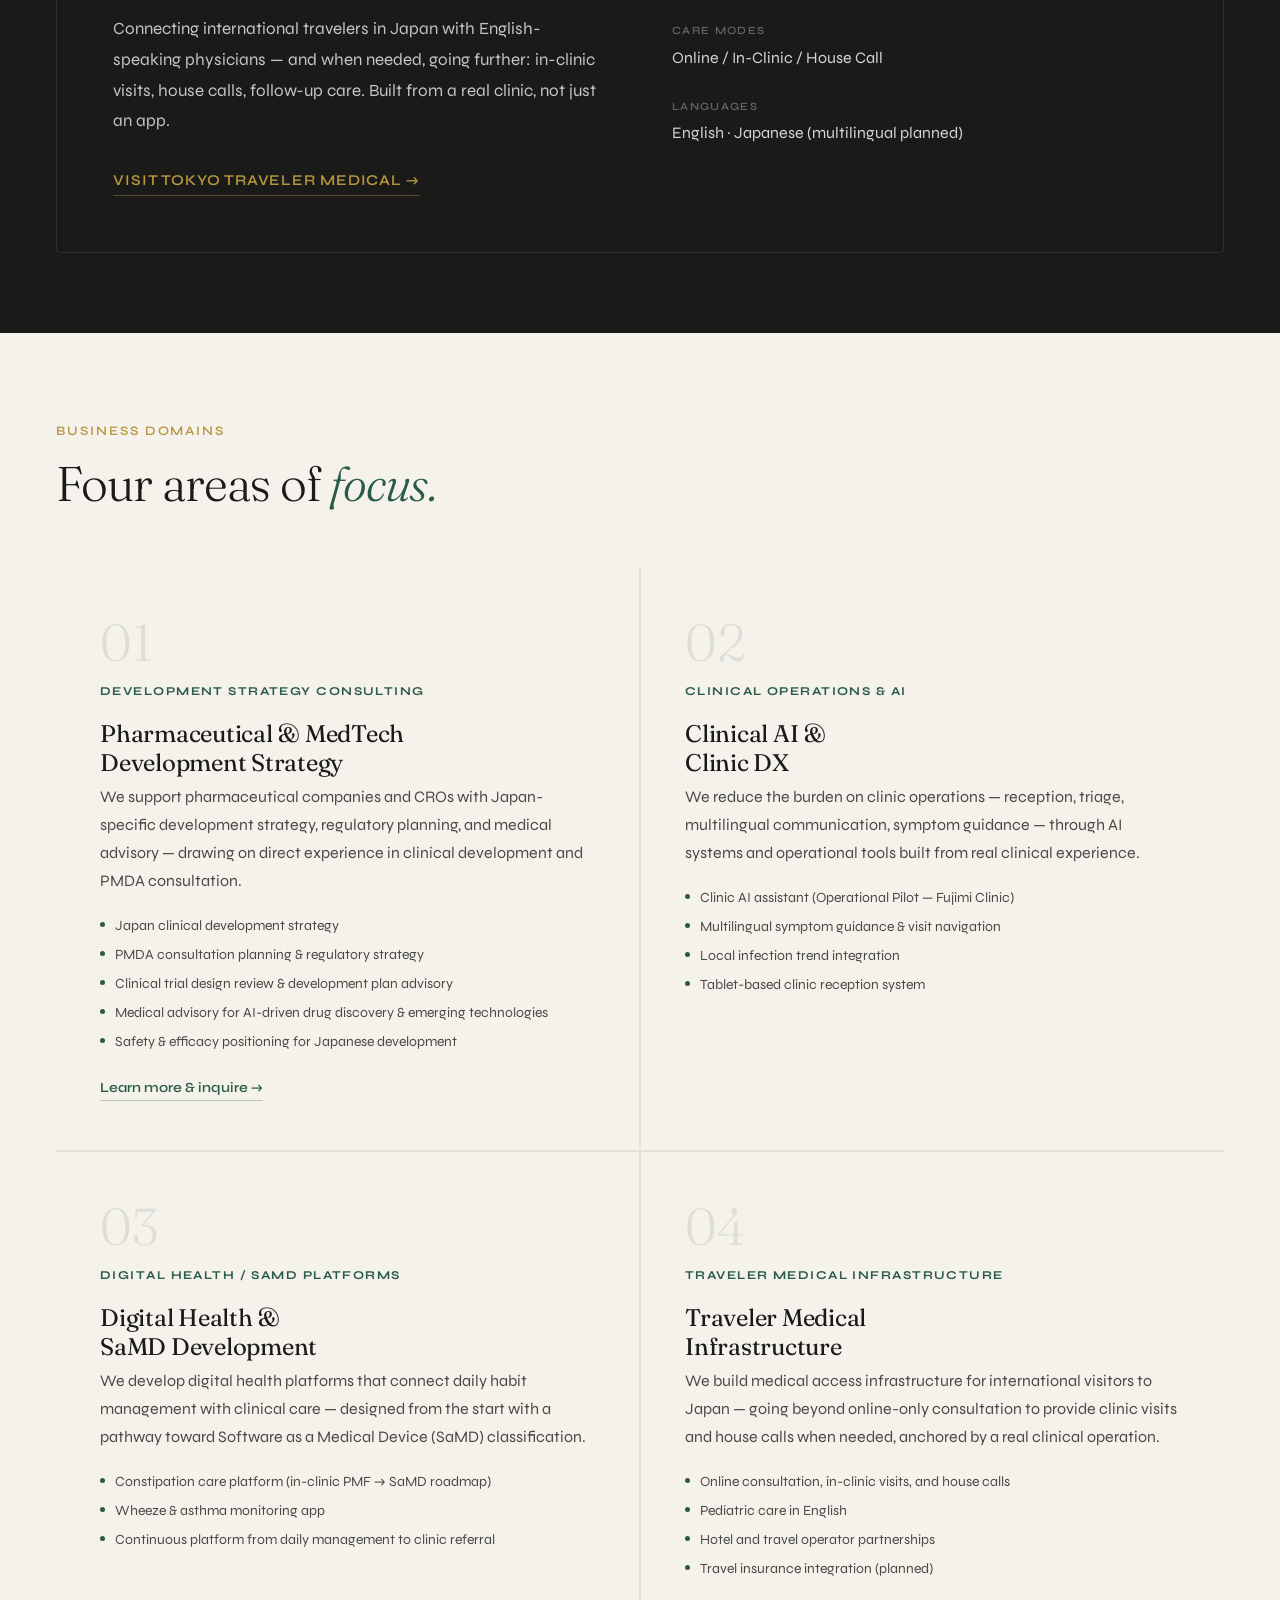
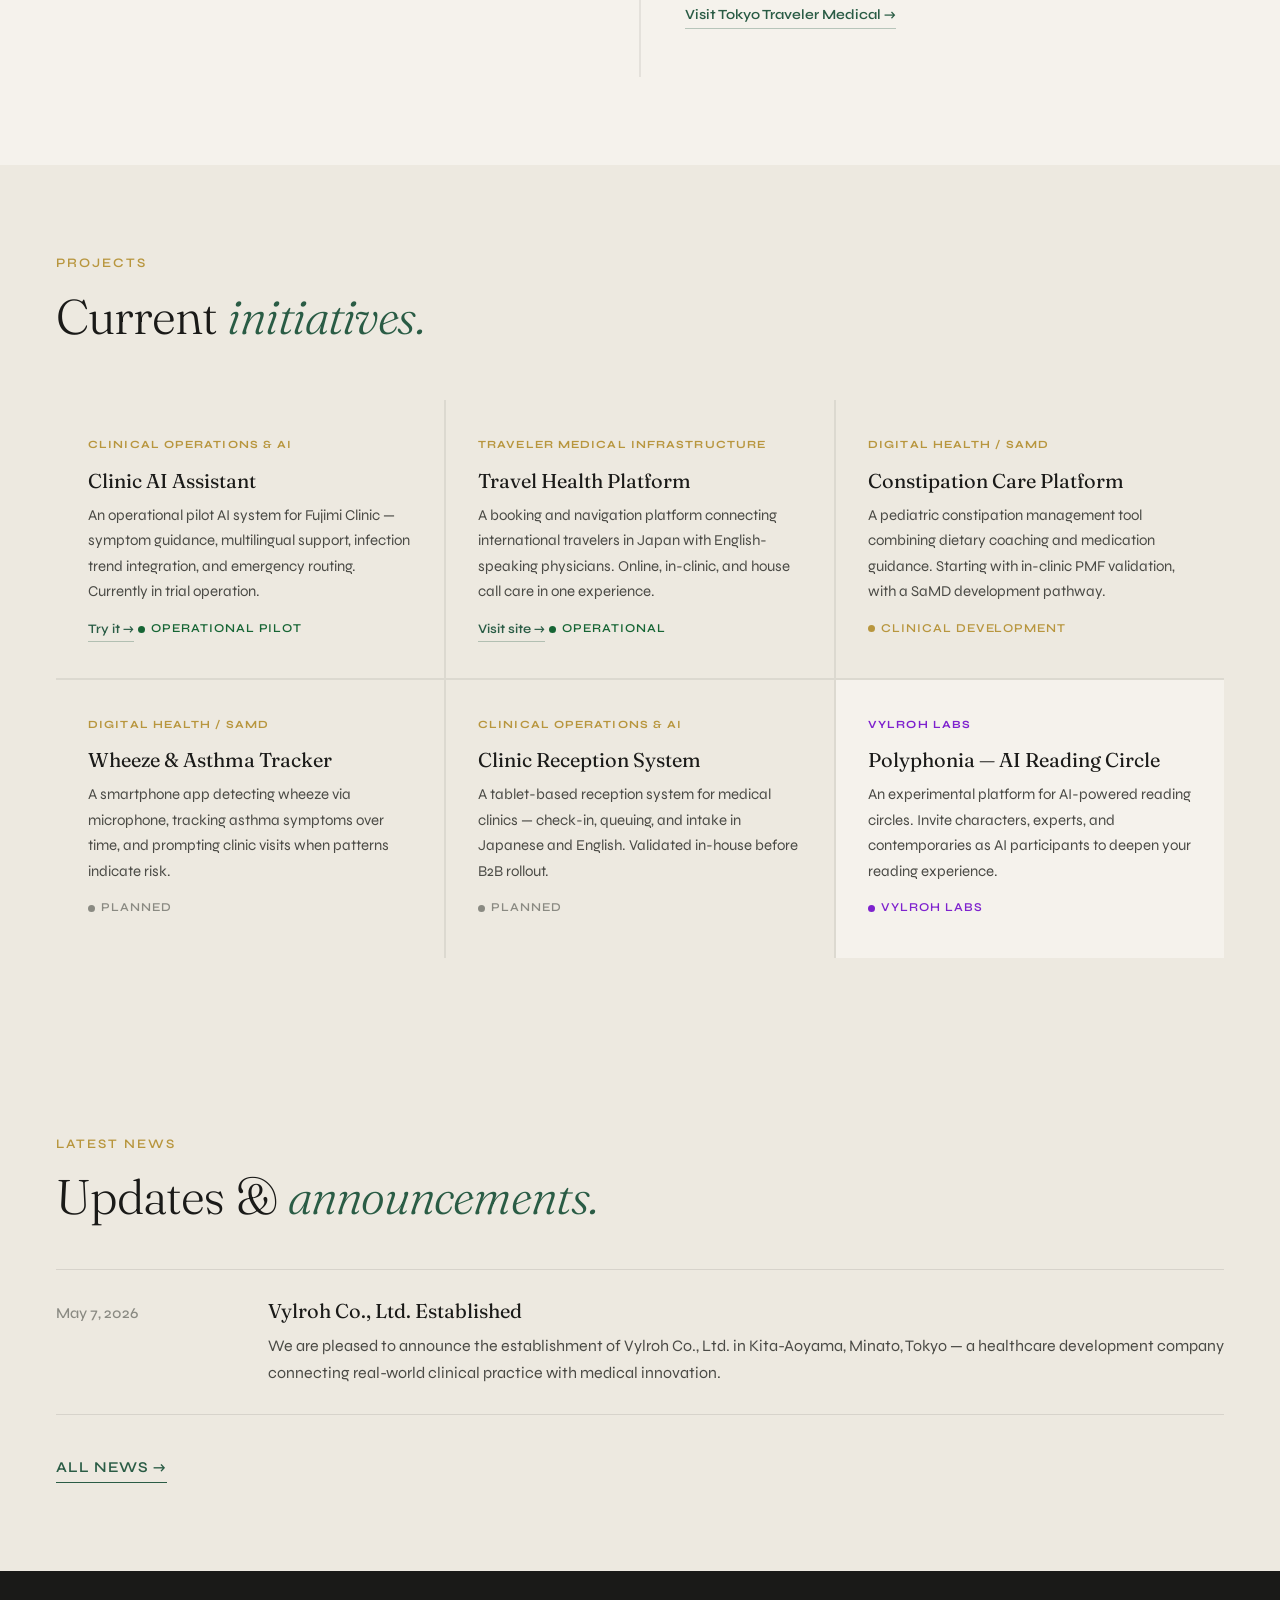
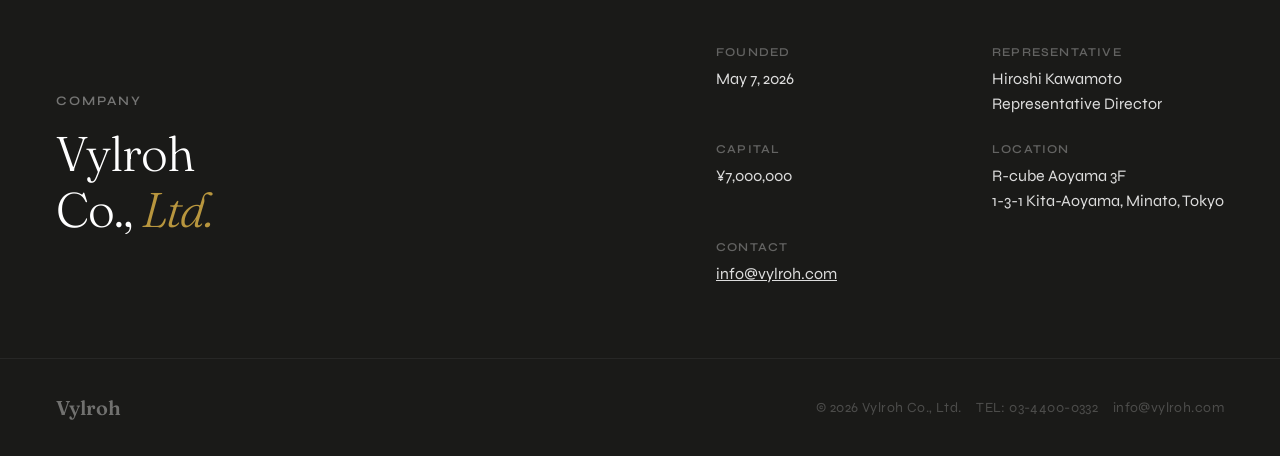
<file: index-en.html>
<!DOCTYPE html>
<html lang="en">
<head>
  <meta charset="UTF-8">
  <meta name="viewport" content="width=device-width, initial-scale=1.0">
  <meta name="description" content="Vylroh – Real-world clinical infrastructure, built from daily medical practice.">
  <title>Vylroh Co., Ltd.</title>
  <link rel="stylesheet" href="style.css">
</head>
<body>

<nav>
  <a href="index-en.html" class="nav-logo">Vyl<span>roh</span></a>
  <ul class="nav-links">
    <li><a href="#products">Products</a></li>
    <li><a href="news-en.html">News</a></li>
    <li><a href="company-en.html">Company</a></li>
    <li><a href="mailto:info@vylroh.com">Contact</a></li>
    <li class="lang-switch">
      <a href="index-en.html" class="active">EN</a>
      <span>/</span>
      <a href="index.html">JA</a>
    </li>
  </ul>
</nav>

<!-- HERO -->
<section class="hero">
  <p class="hero-label">Vylroh Co., Ltd. — Tokyo</p>
  <h1>Clinical insight. Development strategy.<br><em>Digital health infrastructure.</em></h1>
  <p class="hero-sub">Vylroh is a healthcare development company connecting real-world clinical practice with medical innovation. Built on experience in both clinical care and medical development, we support pharmaceutical and CRO development strategy, build clinical AI and clinic operation systems, and develop SaMD-oriented digital health platforms and traveler medical infrastructure.</p>
  <span class="hero-scroll">Scroll</span>
</section>

<!-- MISSION -->
<div class="mission">
  <div class="mission-grid">
    <div>
      <p class="section-label">What Vylroh Is</p>
      <h2 class="section-title">Connecting clinical practice<br>with <em>medical innovation.</em></h2>
      <p class="mission-text" style="margin-top:24px;">Vylroh is founded by a clinician and medical development professional with experience spanning both patient care and pharmaceutical development. We bring that dual perspective to every engagement — from regulatory strategy and clinical trial design to AI-powered clinic systems and SaMD-oriented digital health products.</p>
    </div>
    <div class="mission-pillars">
      <div class="pillar">
        <span class="pillar-number">01</span>
        <div class="pillar-content">
          <h4>Clinical Grounding</h4>
          <p>Every strategy and product is shaped by real clinical experience — what patients actually need, what physicians actually face.</p>
        </div>
      </div>
      <div class="pillar">
        <span class="pillar-number">02</span>
        <div class="pillar-content">
          <h4>Development Expertise</h4>
          <p>Hands-on experience in pharmaceutical development, PMDA consultation, and clinical trial design informs everything we do.</p>
        </div>
      </div>
      <div class="pillar">
        <span class="pillar-number">03</span>
        <div class="pillar-content">
          <h4>From Insight to Infrastructure</h4>
          <p>We build — from consulting to clinical AI to SaMD platforms — connecting the full arc from discovery to patient.</p>
        </div>
      </div>
    </div>
  </div>
</div>

<!-- FEATURED PROJECT -->
<div class="featured">
  <div class="featured-inner">
    <div>
      <div class="featured-badge">★ Featured Project</div>
      <h2>A traveler medical platform that does not stop<br>at <em>online consultation.</em></h2>
      <p class="featured-desc">Connecting international travelers in Japan with English-speaking physicians — and when needed, going further: in-clinic visits, house calls, follow-up care. Built from a real clinic, not just an app.</p>
      <a href="https://tokyo-traveler-medical.com" target="_blank" rel="noopener" class="featured-link">Visit Tokyo Traveler Medical →</a>
    </div>
    <div class="featured-meta">
      <div class="featured-meta-item">
        <dt>Status</dt>
        <dd><span class="status-pill pill-pilot"><span class="dot"></span>Operational</span></dd>
      </div>
      <div class="featured-meta-item">
        <dt>Clinical Partner</dt>
        <dd>Initial operation built in collaboration with Fujimi Clinic in Ota, Tokyo — combining online care, in-clinic visits, and house calls.</dd>
      </div>
      <div class="featured-meta-item">
        <dt>Care Modes</dt>
        <dd>Online / In-Clinic / House Call</dd>
      </div>
      <div class="featured-meta-item">
        <dt>Languages</dt>
        <dd>English · Japanese (multilingual planned)</dd>
      </div>
    </div>
  </div>
</div>

<!-- BUSINESS DOMAINS -->
<section id="products" class="domains">
  <p class="section-label">Business Domains</p>
  <h2 class="section-title">Four areas of <em>focus.</em></h2>
  <div class="domains-grid">

    <div class="domain-card">
      <div class="domain-number">01</div>
      <span class="domain-en">Development Strategy Consulting</span>
      <h3>Pharmaceutical &amp; MedTech<br>Development Strategy</h3>
      <p>We support pharmaceutical companies and CROs with Japan-specific development strategy, regulatory planning, and medical advisory — drawing on direct experience in clinical development and PMDA consultation.</p>
      <div class="domain-items">
        <div class="domain-item">Japan clinical development strategy</div>
        <div class="domain-item">PMDA consultation planning &amp; regulatory strategy</div>
        <div class="domain-item">Clinical trial design review &amp; development plan advisory</div>
        <div class="domain-item">Medical advisory for AI-driven drug discovery &amp; emerging technologies</div>
        <div class="domain-item">Safety &amp; efficacy positioning for Japanese development</div>
      </div>
      <a href="advisory-en.html" class="product-link" style="margin-top:24px;">Learn more &amp; inquire →</a>
    </div>

    <div class="domain-card">
      <div class="domain-number">02</div>
      <span class="domain-en">Clinical Operations & AI</span>
      <h3>Clinical AI &amp;<br>Clinic DX</h3>
      <p>We reduce the burden on clinic operations — reception, triage, multilingual communication, symptom guidance — through AI systems and operational tools built from real clinical experience.</p>
      <div class="domain-items">
        <div class="domain-item">Clinic AI assistant (Operational Pilot — Fujimi Clinic)</div>
        <div class="domain-item">Multilingual symptom guidance &amp; visit navigation</div>
        <div class="domain-item">Local infection trend integration</div>
        <div class="domain-item">Tablet-based clinic reception system</div>
      </div>
    </div>

    <div class="domain-card">
      <div class="domain-number">03</div>
      <span class="domain-en">Digital Health / SaMD Platforms</span>
      <h3>Digital Health &amp;<br>SaMD Development</h3>
      <p>We develop digital health platforms that connect daily habit management with clinical care — designed from the start with a pathway toward Software as a Medical Device (SaMD) classification.</p>
      <div class="domain-items">
        <div class="domain-item">Constipation care platform (in-clinic PMF → SaMD roadmap)</div>
        <div class="domain-item">Wheeze &amp; asthma monitoring app</div>
        <div class="domain-item">Continuous platform from daily management to clinic referral</div>
      </div>
    </div>

    <div class="domain-card">
      <div class="domain-number">04</div>
      <span class="domain-en">Traveler Medical Infrastructure</span>
      <h3>Traveler Medical<br>Infrastructure</h3>
      <p>We build medical access infrastructure for international visitors to Japan — going beyond online-only consultation to provide clinic visits and house calls when needed, anchored by a real clinical operation.</p>
      <div class="domain-items">
        <div class="domain-item">Online consultation, in-clinic visits, and house calls</div>
        <div class="domain-item">Pediatric care in English</div>
        <div class="domain-item">Hotel and travel operator partnerships</div>
        <div class="domain-item">Travel insurance integration (planned)</div>
      </div>
      <a href="https://tokyo-traveler-medical.com" target="_blank" rel="noopener" class="product-link" style="margin-top:24px;">Visit Tokyo Traveler Medical →</a>
    </div>

  </div>
</section>

<!-- PROJECTS -->
<section class="projects">
  <p class="section-label">Projects</p>
  <h2 class="section-title">Current <em>initiatives.</em></h2>
  <div class="projects-grid">

    <div class="project-card">
      <span class="project-domain-tag">Clinical Operations & AI</span>
      <h4>Clinic AI Assistant</h4>
      <p>An operational pilot AI system for Fujimi Clinic — symptom guidance, multilingual support, infection trend integration, and emergency routing. Currently in trial operation.</p>
      <a href="https://ai.fujimi-ped.jp/" target="_blank" rel="noopener" class="project-link">Try it →</a>
      <div class="proj-status ps-pilot"><span class="dot"></span>Operational Pilot</div>
    </div>

    <div class="project-card">
      <span class="project-domain-tag">Traveler Medical Infrastructure</span>
      <h4>Travel Health Platform</h4>
      <p>A booking and navigation platform connecting international travelers in Japan with English-speaking physicians. Online, in-clinic, and house call care in one experience.</p>
      <a href="https://tokyo-traveler-medical.com" target="_blank" rel="noopener" class="project-link">Visit site →</a>
      <div class="proj-status ps-pilot"><span class="dot"></span>Operational</div>
    </div>

    <div class="project-card">
      <span class="project-domain-tag">Digital Health / SaMD</span>
      <h4>Constipation Care Platform</h4>
      <p>A pediatric constipation management tool combining dietary coaching and medication guidance. Starting with in-clinic PMF validation, with a SaMD development pathway.</p>
      <div class="proj-status ps-dev"><span class="dot"></span>Clinical Development</div>
    </div>

    <div class="project-card">
      <span class="project-domain-tag">Digital Health / SaMD</span>
      <h4>Wheeze &amp; Asthma Tracker</h4>
      <p>A smartphone app detecting wheeze via microphone, tracking asthma symptoms over time, and prompting clinic visits when patterns indicate risk.</p>
      <div class="proj-status ps-plan"><span class="dot"></span>Planned</div>
    </div>

    <div class="project-card">
      <span class="project-domain-tag">Clinical Operations & AI</span>
      <h4>Clinic Reception System</h4>
      <p>A tablet-based reception system for medical clinics — check-in, queuing, and intake in Japanese and English. Validated in-house before B2B rollout.</p>
      <div class="proj-status ps-plan"><span class="dot"></span>Planned</div>
    </div>

    <div class="project-card" style="background: var(--cream);">
      <span class="project-domain-tag" style="color:#7e22ce;">Vylroh Labs</span>
      <h4>Polyphonia — AI Reading Circle</h4>
      <p>An experimental platform for AI-powered reading circles. Invite characters, experts, and contemporaries as AI participants to deepen your reading experience.</p>
      <div class="proj-status ps-labs"><span class="dot"></span>Vylroh Labs</div>
    </div>

  </div>
</section>

<!-- NEWS -->
<section class="news">
  <p class="section-label">Latest News</p>
  <h2 class="section-title">Updates &amp; <em>announcements.</em></h2>
  <div class="news-list">
    <div class="news-item">
      <span class="news-date">May 7, 2026</span>
      <div>
        <h4>Vylroh Co., Ltd. Established</h4>
        <p>We are pleased to announce the establishment of Vylroh Co., Ltd. in Kita-Aoyama, Minato, Tokyo — a healthcare development company connecting real-world clinical practice with medical innovation.</p>
      </div>
    </div>
  </div>
  <a href="news-en.html" class="news-all-link">All news →</a>
</section>

<!-- COMPANY STRIP -->
<div class="company-strip">
  <div>
    <p class="section-label">Company</p>
    <h2 class="section-title">Vylroh<br>Co., <em>Ltd.</em></h2>
  </div>
  <dl class="company-info">
    <div class="info-row"><dt>Founded</dt><dd>May 7, 2026</dd></div>
    <div class="info-row"><dt>Representative</dt><dd>Hiroshi Kawamoto<br>Representative Director</dd></div>
    <div class="info-row"><dt>Capital</dt><dd>¥7,000,000</dd></div>
    <div class="info-row"><dt>Location</dt><dd>R-cube Aoyama 3F<br>1-3-1 Kita-Aoyama, Minato, Tokyo</dd></div>
    <div class="info-row" style="grid-column:span 2;"><dt>Contact</dt><dd><a href="mailto:info@vylroh.com" style="color:rgba(255,255,255,0.85);">info@vylroh.com</a></dd></div>
  </dl>
</div>

<footer>
  <a href="index-en.html" class="footer-logo">Vylroh</a>
  <span class="footer-copy">© 2026 Vylroh Co., Ltd.　TEL: 03-4400-0332　info@vylroh.com</span>
</footer>

</body>
</html>
</file>
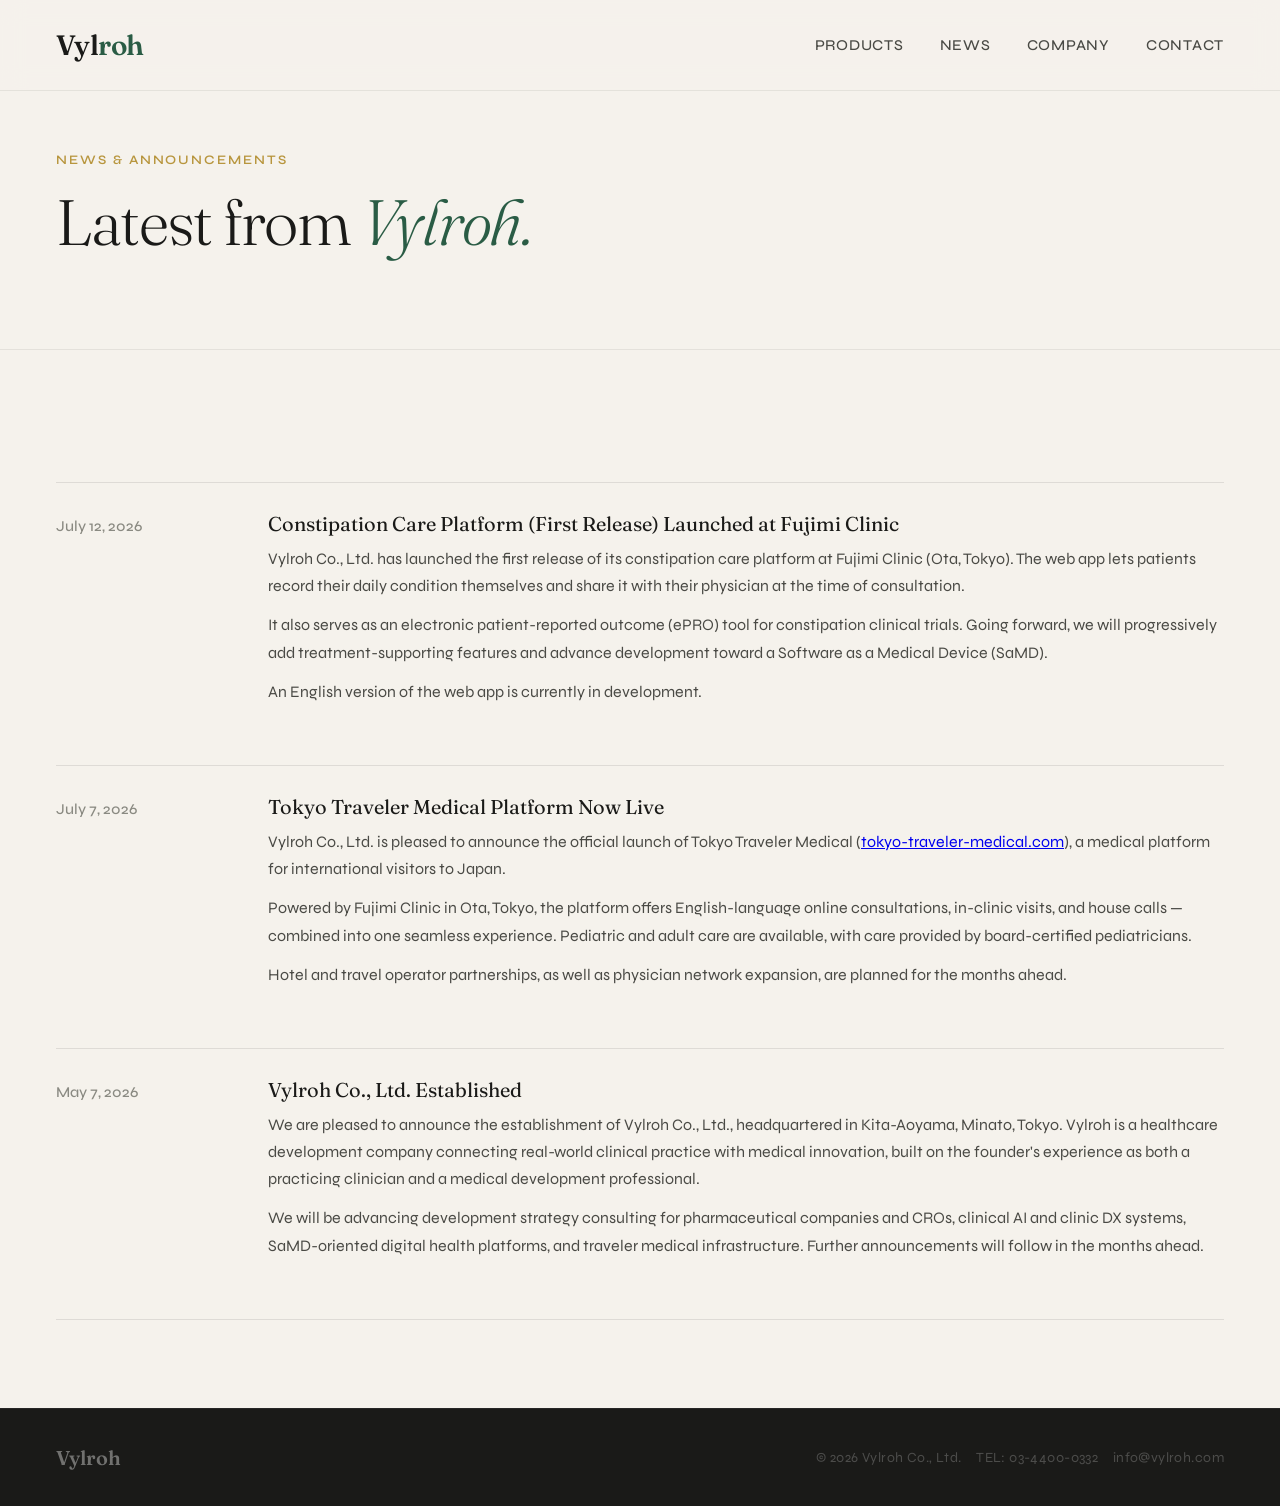
<file: news-en.html>
<!DOCTYPE html>
<html lang="en">
<head>
  <!-- Google tag (gtag.js) -->
  <script async src="https://www.googletagmanager.com/gtag/js?id=G-3YSTY3Y1Q1"></script>
  <script>
    window.dataLayer = window.dataLayer || [];
    function gtag(){dataLayer.push(arguments);}
    gtag("js", new Date());

    gtag("config", "G-3YSTY3Y1Q1");
  </script>
  <meta charset="UTF-8">
  <meta name="viewport" content="width=device-width, initial-scale=1.0">
  <meta name="description" content="Vylroh – News and announcements.">
  <title>News – Vylroh</title>
  <link rel="stylesheet" href="style.css">
</head>
<body>

<nav>
  <a href="index-en.html" class="nav-logo">Vyl<span>roh</span></a>
  <ul class="nav-links">
    <li><a href="index-en.html#products">Products</a></li>
    <li><a href="news-en.html">News</a></li>
    <li><a href="company-en.html">Company</a></li>
    <li><a href="mailto:info@vylroh.com">Contact</a></li>
  </ul>
</nav>

<div class="page-hero">
  <p class="section-label">News &amp; Announcements</p>
  <h1 class="section-title" style="font-family:'Fraunces',Georgia,serif; font-size:clamp(36px,5vw,64px); font-weight:300;">
    Latest from <em>Vylroh.</em>
  </h1>
</div>

<section class="news" style="background: var(--cream);">
  <div class="news-list">

    <!-- ===== ADD NEW NEWS ITEMS ABOVE THIS LINE ===== -->
    <!-- Copy the block below and paste above, then update date, title, body -->
    <!--
    <div class="news-item" style="cursor:default;">
      <span class="news-date">Month DD, YYYY</span>
      <div>
        <h4>Title here</h4>
        <p>Body text here.</p>
      </div>
      <span class="news-arrow"></span>
    </div>
    -->

    <div class="news-item" style="cursor:default;">
      <span class="news-date">July 12, 2026</span>
      <div>
        <h4>Constipation Care Platform (First Release) Launched at Fujimi Clinic</h4>
        <p>
          Vylroh Co., Ltd. has launched the first release of its constipation care platform at Fujimi Clinic (Ota, Tokyo). The web app lets patients record their daily condition themselves and share it with their physician at the time of consultation.
        </p>
        <p style="margin-top:12px;">
          It also serves as an electronic patient-reported outcome (ePRO) tool for constipation clinical trials. Going forward, we will progressively add treatment-supporting features and advance development toward a Software as a Medical Device (SaMD).
        </p>
        <p style="margin-top:12px;">
          An English version of the web app is currently in development.
        </p>
      </div>
      <span class="news-arrow"></span>
    </div>

    <div class="news-item" style="cursor:default;">
      <span class="news-date">July 7, 2026</span>
      <div>
        <h4>Tokyo Traveler Medical Platform Now Live</h4>
        <p>
          Vylroh Co., Ltd. is pleased to announce the official launch of Tokyo Traveler Medical (<a href="https://tokyo-traveler-medical.com" target="_blank" rel="noopener">tokyo-traveler-medical.com</a>), a medical platform for international visitors to Japan.
        </p>
        <p style="margin-top:12px;">
          Powered by Fujimi Clinic in Ota, Tokyo, the platform offers English-language online consultations, in-clinic visits, and house calls — combined into one seamless experience. Pediatric and adult care are available, with care provided by board-certified pediatricians.
        </p>
        <p style="margin-top:12px;">
          Hotel and travel operator partnerships, as well as physician network expansion, are planned for the months ahead.
        </p>
      </div>
      <span class="news-arrow"></span>
    </div>

    <div class="news-item" style="cursor:default;">
      <span class="news-date">May 7, 2026</span>
      <div>
        <h4>Vylroh Co., Ltd. Established</h4>
        <p>
          We are pleased to announce the establishment of Vylroh Co., Ltd., headquartered in Kita-Aoyama, Minato, Tokyo. Vylroh is a healthcare development company connecting real-world clinical practice with medical innovation, built on the founder's experience as both a practicing clinician and a medical development professional.
        </p>
        <p style="margin-top:12px;">
          We will be advancing development strategy consulting for pharmaceutical companies and CROs, clinical AI and clinic DX systems, SaMD-oriented digital health platforms, and traveler medical infrastructure. Further announcements will follow in the months ahead.
        </p>
      </div>
      <span class="news-arrow"></span>
    </div>

  </div>
</section>

<footer>
  <a href="index-en.html" class="footer-logo">Vylroh</a>
  <span class="footer-copy">© 2026 Vylroh Co., Ltd.　TEL: 03-4400-0332　info@vylroh.com</span>
</footer>

</body>
</html>
</file>
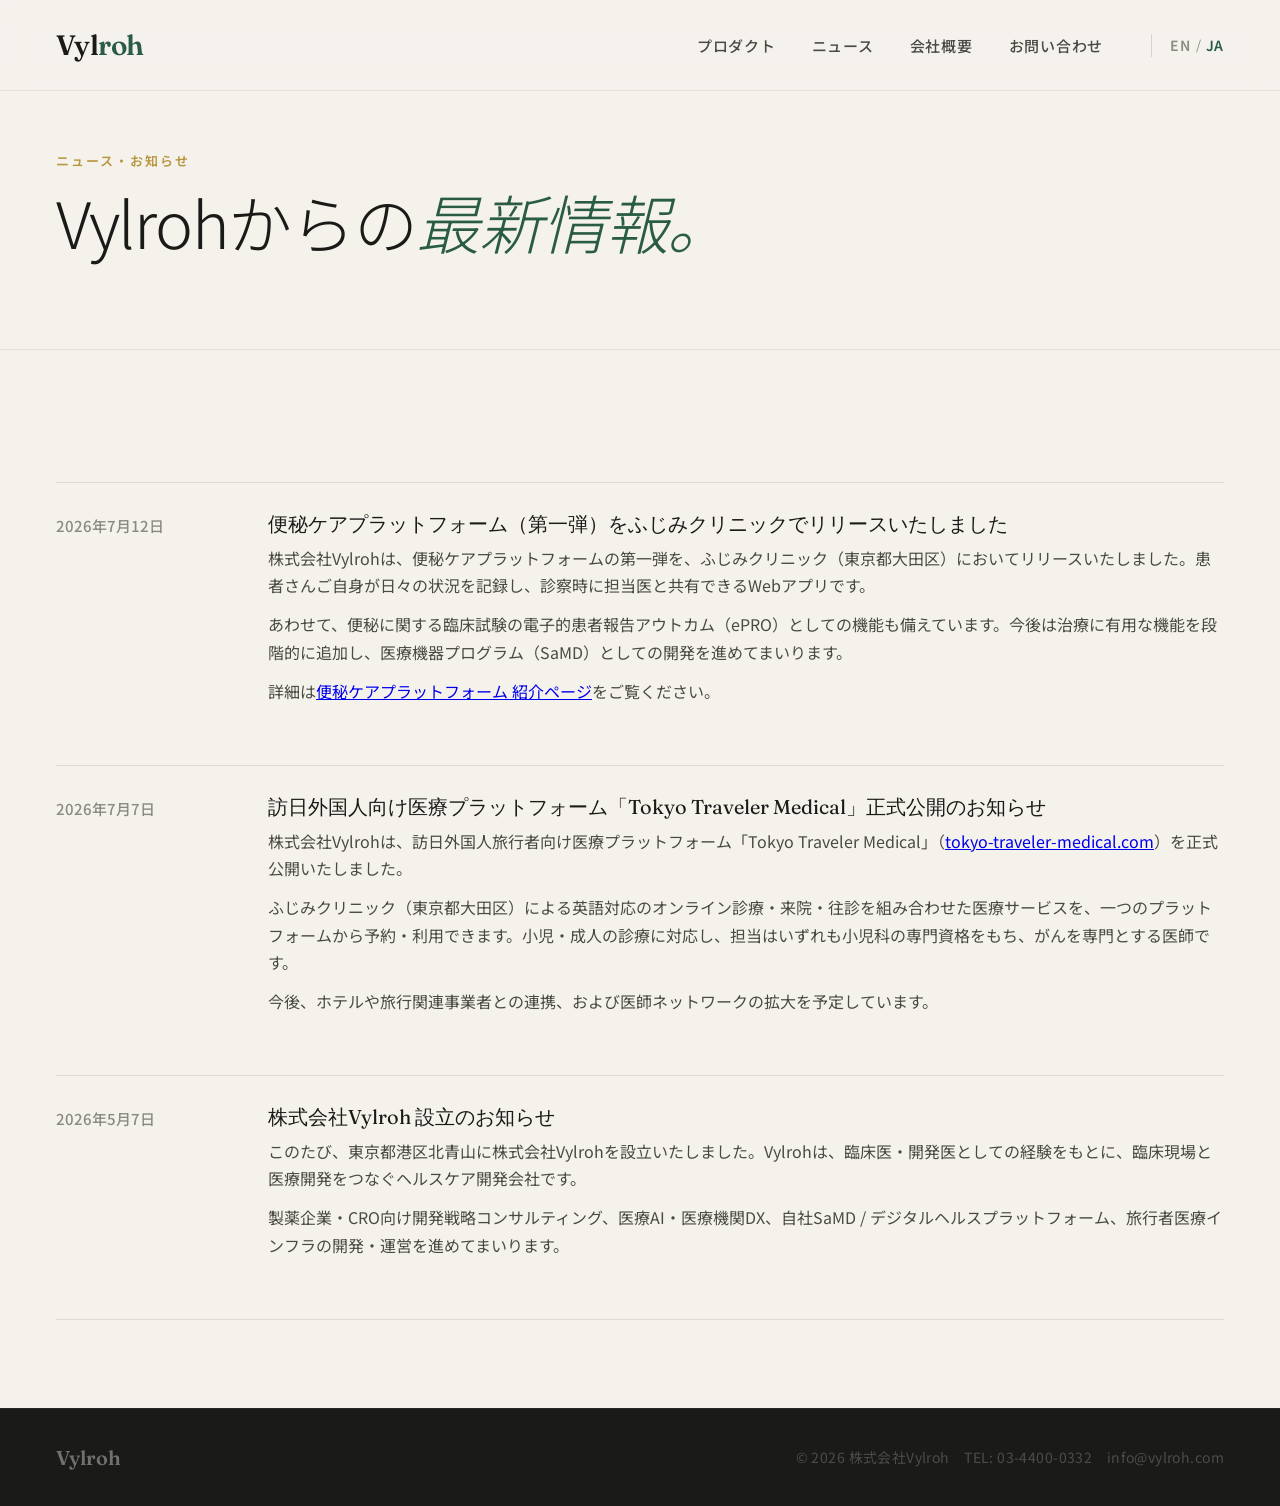
<file: news.html>
<!DOCTYPE html>
<html lang="ja">
<head>
  <!-- Google tag (gtag.js) -->
  <script async src="https://www.googletagmanager.com/gtag/js?id=G-3YSTY3Y1Q1"></script>
  <script>
    window.dataLayer = window.dataLayer || [];
    function gtag(){dataLayer.push(arguments);}
    gtag("js", new Date());

    gtag("config", "G-3YSTY3Y1Q1");
  </script>
  <meta charset="UTF-8">
  <meta name="viewport" content="width=device-width, initial-scale=1.0">
  <title>ニュース – 株式会社Vylroh</title>
  <link rel="stylesheet" href="style.css">
</head>
<body class="ja">

<nav>
  <a href="index.html" class="nav-logo">Vyl<span>roh</span></a>
  <ul class="nav-links">
    <li><a href="index.html#products">プロダクト</a></li>
    <li><a href="news.html">ニュース</a></li>
    <li><a href="company.html">会社概要</a></li>
    <li><a href="mailto:info@vylroh.com">お問い合わせ</a></li>
    <li class="lang-switch">
      <a href="news-en.html">EN</a>
      <span>/</span>
      <a href="news.html" class="active">JA</a>
    </li>
  </ul>
</nav>

<div class="page-hero">
  <p class="section-label">ニュース・お知らせ</p>
  <h1 class="section-title" style="font-family:'Noto Sans JP',sans-serif; font-size:clamp(36px,5vw,64px); font-weight:300;">
    Vylrohからの<em>最新情報。</em>
  </h1>
</div>

<section style="background: var(--cream);">
  <div class="news-list">

    <!-- ===== 新しいお知らせはここより上に追加してください ===== -->
    <!-- 以下のブロックをコピーして上に貼り付け、日付・タイトル・本文を更新してください -->
    <!--
    <div class="news-item">
      <span class="news-date">YYYY年MM月DD日</span>
      <div>
        <h4>タイトル</h4>
        <p>本文テキスト</p>
      </div>
      <span class="news-arrow"></span>
    </div>
    -->

    <div class="news-item">
      <span class="news-date">2026年7月12日</span>
      <div>
        <h4>便秘ケアプラットフォーム（第一弾）をふじみクリニックでリリースいたしました</h4>
        <p>
          株式会社Vylrohは、便秘ケアプラットフォームの第一弾を、ふじみクリニック（東京都大田区）においてリリースいたしました。患者さんご自身が日々の状況を記録し、診察時に担当医と共有できるWebアプリです。
        </p>
        <p style="margin-top:12px;">
          あわせて、便秘に関する臨床試験の電子的患者報告アウトカム（ePRO）としての機能も備えています。今後は治療に有用な機能を段階的に追加し、医療機器プログラム（SaMD）としての開発を進めてまいります。
        </p>
        <p style="margin-top:12px;">
          詳細は<a href="constipation.html">便秘ケアプラットフォーム 紹介ページ</a>をご覧ください。
        </p>
      </div>
      <span class="news-arrow"></span>
    </div>

    <div class="news-item">
      <span class="news-date">2026年7月7日</span>
      <div>
        <h4>訪日外国人向け医療プラットフォーム「Tokyo Traveler Medical」正式公開のお知らせ</h4>
        <p>
          株式会社Vylrohは、訪日外国人旅行者向け医療プラットフォーム「Tokyo Traveler Medical」（<a href="https://tokyo-traveler-medical.com" target="_blank" rel="noopener">tokyo-traveler-medical.com</a>）を正式公開いたしました。
        </p>
        <p style="margin-top:12px;">
          ふじみクリニック（東京都大田区）による英語対応のオンライン診療・来院・往診を組み合わせた医療サービスを、一つのプラットフォームから予約・利用できます。小児・成人の診療に対応し、担当はいずれも小児科の専門資格をもち、がんを専門とする医師です。
        </p>
        <p style="margin-top:12px;">
          今後、ホテルや旅行関連事業者との連携、および医師ネットワークの拡大を予定しています。
        </p>
      </div>
      <span class="news-arrow"></span>
    </div>

    <div class="news-item">
      <span class="news-date">2026年5月7日</span>
      <div>
        <h4>株式会社Vylroh 設立のお知らせ</h4>
        <p>
          このたび、東京都港区北青山に株式会社Vylrohを設立いたしました。Vylrohは、臨床医・開発医としての経験をもとに、臨床現場と医療開発をつなぐヘルスケア開発会社です。
        </p>
        <p style="margin-top:12px;">
          製薬企業・CRO向け開発戦略コンサルティング、医療AI・医療機関DX、自社SaMD / デジタルヘルスプラットフォーム、旅行者医療インフラの開発・運営を進めてまいります。
        </p>
      </div>
      <span class="news-arrow"></span>
    </div>

  </div>
</section>

<footer>
  <a href="index.html" class="footer-logo">Vylroh</a>
  <span class="footer-copy">© 2026 株式会社Vylroh　TEL: 03-4400-0332　info@vylroh.com</span>
</footer>

</body>
</html>
</file>
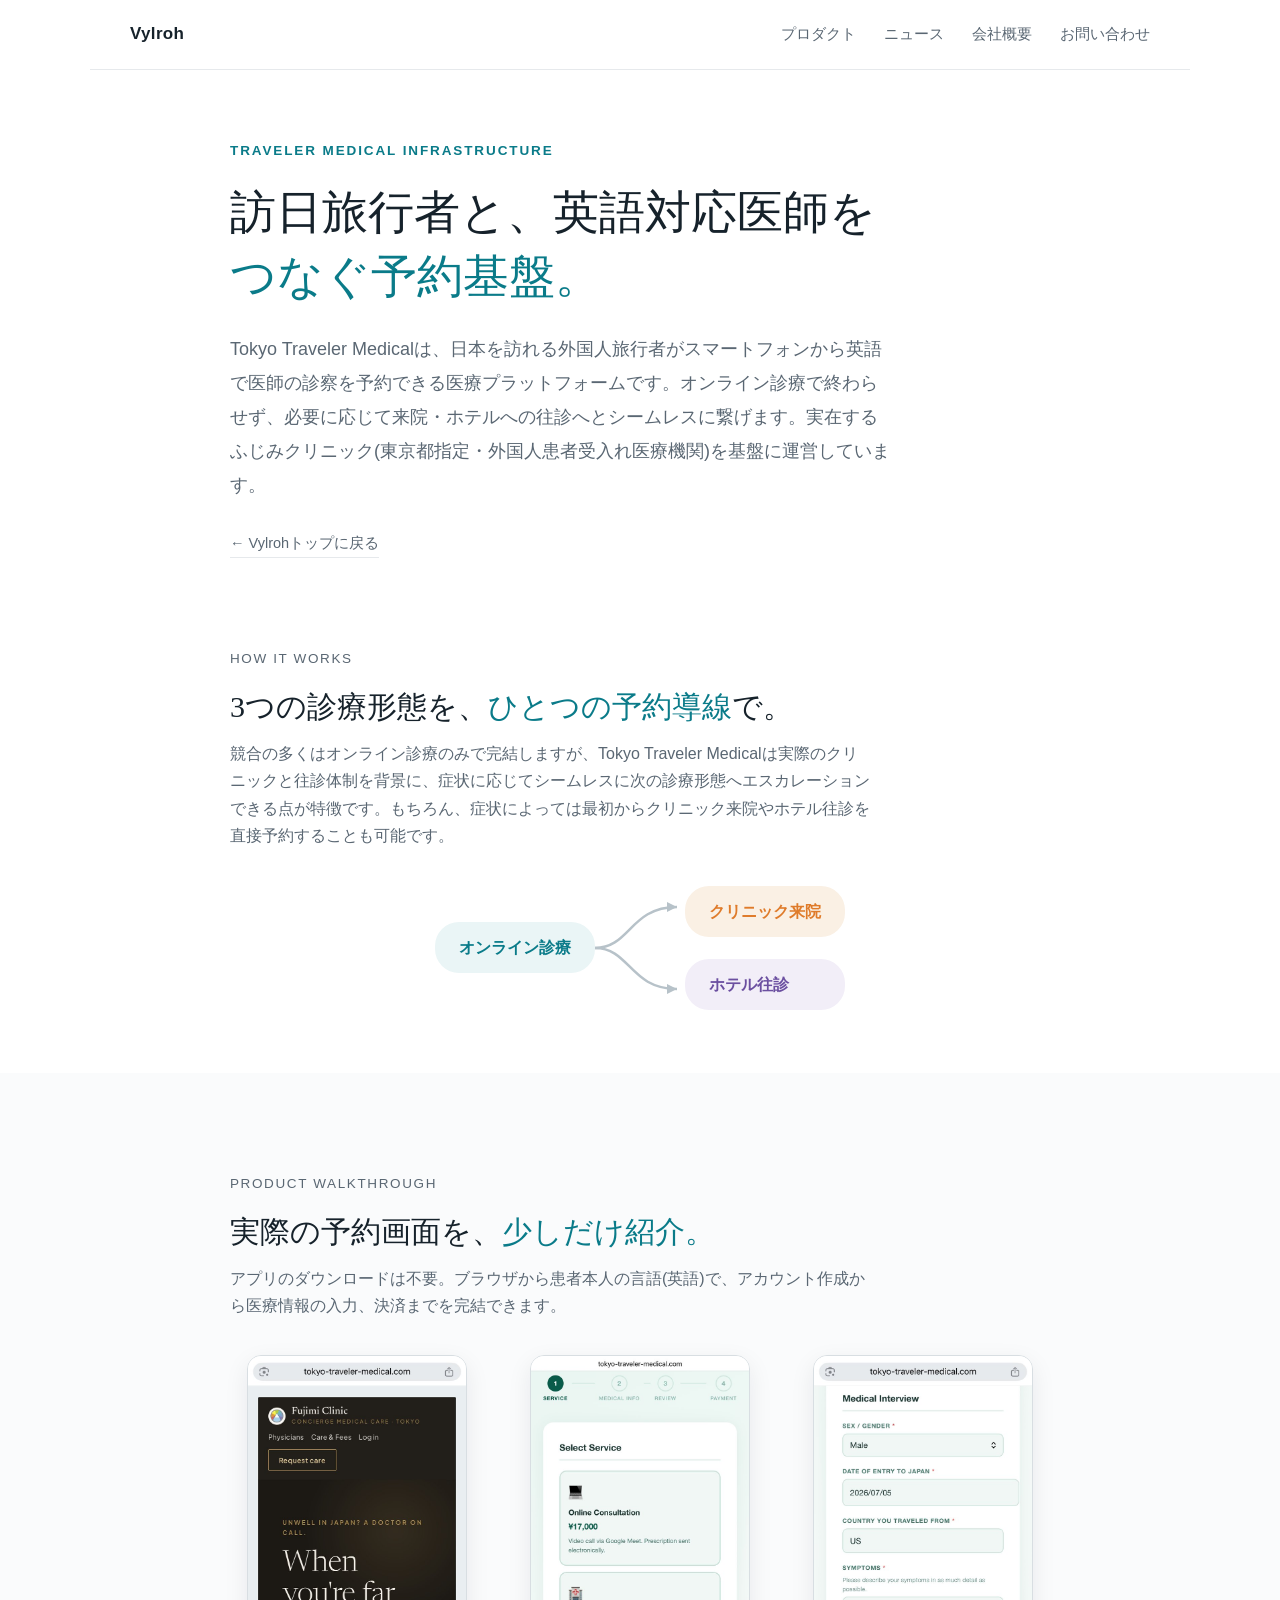
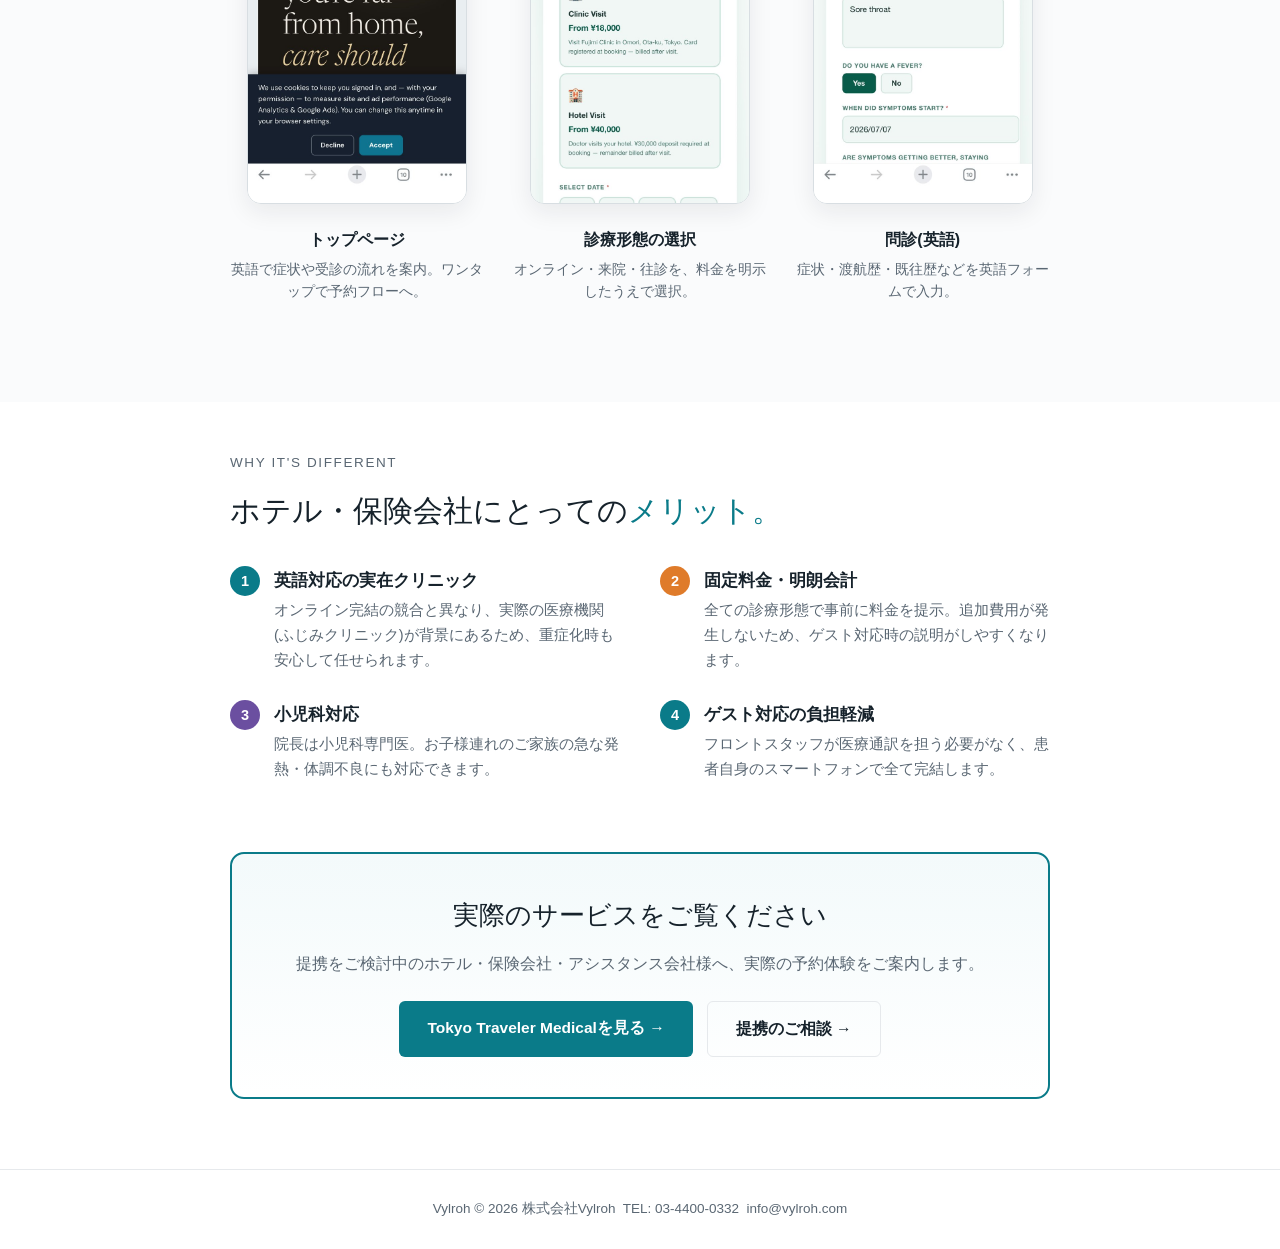
<file: tokyo-traveler-medical.html>
<!DOCTYPE html>
<html lang="ja">
<head>
  <!-- Google tag (gtag.js) -->
  <script async src="https://www.googletagmanager.com/gtag/js?id=G-3YSTY3Y1Q1"></script>
  <script>
    window.dataLayer = window.dataLayer || [];
    function gtag(){dataLayer.push(arguments);}
    gtag("js", new Date());

    gtag("config", "G-3YSTY3Y1Q1");
  </script>
<meta charset="UTF-8">
<meta name="viewport" content="width=device-width, initial-scale=1.0">
<title>Tokyo Traveler Medical — プロダクト紹介 | 株式会社Vylroh</title>
<meta name="description" content="訪日外国人旅行者向け医療プラットフォーム「Tokyo Traveler Medical」の画面と機能を紹介します。">
<style>
  * { box-sizing: border-box; margin: 0; padding: 0; }
  html { scroll-behavior: smooth; }
  body {
    font-family: -apple-system, "Hiragino Sans", "Noto Sans JP", "Helvetica Neue", Arial, sans-serif;
    color: #1c2530;
    background: #ffffff;
    line-height: 1.7;
  }
  a { color: inherit; text-decoration: none; }

  :root {
    --teal: #0a7b89;
    --teal-light: #eaf5f6;
    --orange: #df7b2a;
    --purple: #6b4fa0;
    --ink: #16222b;
    --grey: #5a6773;
    --line: #e6e9ec;
  }

  .serif { font-family: 'Noto Serif CJK JP', 'Georgia', serif; }

  /* ===== NAV ===== */
  header.site-nav {
    display: flex; align-items: center; justify-content: space-between;
    padding: 20px 40px; border-bottom: 1px solid var(--line);
    max-width: 1100px; margin: 0 auto;
  }
  .site-nav .logo { font-size: 17px; font-weight: 700; letter-spacing: 0.02em; color: var(--ink); }
  .site-nav nav { display: flex; gap: 28px; font-size: 14.5px; color: var(--grey); }
  .site-nav nav a:hover { color: var(--teal); }

  /* ===== HERO ===== */
  .hero {
    max-width: 900px; margin: 0 auto; padding: 70px 40px 40px;
  }
  .hero .eyebrow {
    font-size: 13.5px; letter-spacing: 0.14em; text-transform: uppercase;
    color: var(--teal); font-weight: 700; margin-bottom: 18px;
  }
  .hero h1 {
    font-size: 46px; font-weight: 400; line-height: 1.4; color: var(--ink);
    margin-bottom: 22px;
  }
  .hero h1 em { color: var(--teal); font-style: normal; }
  .hero p.lead {
    font-size: 18px; color: var(--grey); max-width: 660px; line-height: 1.9;
  }
  .hero .back-link {
    display: inline-block; margin-top: 28px; font-size: 14.5px; color: var(--grey);
    border-bottom: 1px solid var(--line); padding-bottom: 2px;
  }
  .hero .back-link:hover { color: var(--teal); border-color: var(--teal); }

  /* ===== SECTION SHELL ===== */
  section { max-width: 900px; margin: 0 auto; padding: 50px 40px; }
  section.tinted { background: #fafbfc; max-width: none; }
  section.tinted > .inner { max-width: 900px; margin: 0 auto; padding: 50px 40px; }
  .section-label {
    font-size: 13.5px; letter-spacing: 0.12em; text-transform: uppercase;
    color: var(--grey); margin-bottom: 10px;
  }
  .section-title {
    font-size: 30px; font-weight: 400; color: var(--ink); margin-bottom: 8px;
  }
  .section-title em { color: var(--teal); font-style: normal; }

  /* ===== HOW IT WORKS STRIP ===== */
  .flow-diagram {
    display: flex; align-items: center; justify-content: center; gap: 0;
    margin: 34px 0 10px;
  }
  .flow-start { flex: none; }
  .flow-connector { flex: none; width: 90px; height: 130px; }
  .flow-branches { display: flex; flex-direction: column; gap: 22px; }
  .flow-pill {
    font-size: 16px; font-weight: 700; padding: 12px 24px; border-radius: 24px;
    background: var(--teal-light); color: var(--teal);
  }
  .flow-arrow { color: #8b98a3; font-size: 30px; font-weight: 300; }

  /* ===== SCREEN GALLERY ===== */
  .screen-grid {
    display: grid; grid-template-columns: repeat(3, 1fr); gap: 28px;
    margin-top: 36px;
  }
  .screen-card { text-align: center; }
  .screen-card img {
    width: 100%; max-width: 220px; border-radius: 14px;
    border: 1px solid #d8dee2; box-shadow: 0 8px 24px rgba(20,30,40,0.08);
    margin-bottom: 14px;
  }
  .screen-card .cap-title { font-size: 16px; font-weight: 700; color: var(--ink); margin-bottom: 4px; }
  .screen-card .cap-desc { font-size: 14px; color: var(--grey); line-height: 1.6; }

  /* ===== FEATURE LIST ===== */
  .feature-grid {
    display: grid; grid-template-columns: 1fr 1fr; gap: 28px 40px;
    margin-top: 30px;
  }
  .feature-item { display: flex; gap: 14px; }
  .feature-num {
    flex: none; width: 30px; height: 30px; border-radius: 50%;
    background: var(--teal); color: #fff; font-size: 14.5px; font-weight: 700;
    display: flex; align-items: center; justify-content: center;
  }
  .feature-item:nth-child(4n+2) .feature-num { background: var(--orange); }
  .feature-item:nth-child(4n+3) .feature-num { background: var(--purple); }
  .feature-title { font-size: 16.5px; font-weight: 700; color: var(--ink); margin-bottom: 4px; }
  .feature-desc { font-size: 14.5px; color: var(--grey); line-height: 1.7; }

  /* ===== PRICING STRIP ===== */
  .price-strip {
    display: grid; grid-template-columns: repeat(3, 1fr); gap: 16px;
    margin-top: 32px;
  }
  .price-box {
    border: 1px solid var(--line); border-radius: 10px; padding: 20px;
    text-align: center;
  }
  .price-box .pn { font-size: 13px; font-weight: 700; color: var(--teal); margin-bottom: 8px; }
  .price-box .pv { font-size: 22px; font-weight: 700; color: var(--ink); margin-bottom: 6px; }
  .price-box .pd { font-size: 11.5px; color: var(--grey); }

  /* ===== CTA ===== */
  .cta-box {
    max-width: 900px; margin: 20px auto 70px; padding: 0 40px;
  }
  .cta-inner {
    border: 2px solid var(--teal); border-radius: 14px; padding: 40px;
    text-align: center; background: linear-gradient(180deg, #f3fafb 0%, #ffffff 100%);
  }
  .cta-inner h3 { font-size: 26px; font-weight: 400; color: var(--ink); margin-bottom: 12px; }
  .cta-inner p { font-size: 16px; color: var(--grey); margin-bottom: 24px; }
  .cta-buttons { display: flex; gap: 14px; justify-content: center; flex-wrap: wrap; }
  .btn {
    display: inline-block; padding: 14px 28px; border-radius: 6px; font-size: 15.5px; font-weight: 700;
  }
  .btn-primary { background: var(--teal); color: #fff; }
  .btn-secondary { border: 1px solid var(--line); color: var(--ink); }

  /* ===== FOOTER ===== */
  footer {
    border-top: 1px solid var(--line); padding: 28px 40px; text-align: center;
    font-size: 13.5px; color: var(--grey);
  }

  @media (max-width: 720px) {
    .screen-grid { grid-template-columns: repeat(2, 1fr); }
    .feature-grid { grid-template-columns: 1fr; }
    .price-strip { grid-template-columns: 1fr; }
    .hero h1 { font-size: 30px; }
    .site-nav nav { gap: 16px; font-size: 12px; }
  }
</style>
</head>
<body>

<header class="site-nav">
  <a class="logo" href="https://www.vylroh.com/index.html">Vylroh</a>
  <nav>
    <a href="https://www.vylroh.com/index.html#products">プロダクト</a>
    <a href="https://www.vylroh.com/news.html">ニュース</a>
    <a href="https://www.vylroh.com/company.html">会社概要</a>
    <a href="mailto:info@vylroh.com">お問い合わせ</a>
  </nav>
</header>

<div class="hero">
  <div class="eyebrow">Traveler Medical Infrastructure</div>
  <h1 class="serif">訪日旅行者と、英語対応医師を<br><em>つなぐ予約基盤。</em></h1>
  <p class="lead">Tokyo Traveler Medicalは、日本を訪れる外国人旅行者がスマートフォンから英語で医師の診察を予約できる医療プラットフォームです。オンライン診療で終わらせず、必要に応じて来院・ホテルへの往診へとシームレスに繋げます。実在するふじみクリニック(東京都指定・外国人患者受入れ医療機関)を基盤に運営しています。</p>
  <a class="back-link" href="https://www.vylroh.com/index.html">← Vylrohトップに戻る</a>
</div>

<section>
  <div class="section-label">How it works</div>
  <div class="section-title serif">3つの診療形態を、<em>ひとつの予約導線</em>で。</div>
  <p style="font-size:16px; color:var(--grey); max-width:640px;">競合の多くはオンライン診療のみで完結しますが、Tokyo Traveler Medicalは実際のクリニックと往診体制を背景に、症状に応じてシームレスに次の診療形態へエスカレーションできる点が特徴です。もちろん、症状によっては最初からクリニック来院やホテル往診を直接予約することも可能です。</p>
  <div class="flow-diagram">
    <div class="flow-start">
      <div class="flow-pill">オンライン診療</div>
    </div>
    <div class="flow-connector">
      <svg width="90" height="130" viewBox="0 0 90 130" fill="none">
        <path d="M0 65 C 35 65, 35 24, 82 24" stroke="#b7c2c9" stroke-width="2.5" fill="none"/>
        <path d="M0 65 C 35 65, 35 106, 82 106" stroke="#b7c2c9" stroke-width="2.5" fill="none"/>
        <polygon points="82,24 72,19 72,29" fill="#b7c2c9"/>
        <polygon points="82,106 72,101 72,111" fill="#b7c2c9"/>
      </svg>
    </div>
    <div class="flow-branches">
      <div class="flow-pill" style="background:#faf0e4; color:var(--orange);">クリニック来院</div>
      <div class="flow-pill" style="background:#f2eef8; color:var(--purple);">ホテル往診</div>
    </div>
  </div>
</section>

<section class="tinted">
  <div class="inner">
    <div class="section-label">Product Walkthrough</div>
    <div class="section-title serif">実際の予約画面を、<em>少しだけ紹介。</em></div>
    <p style="font-size:16px; color:var(--grey); max-width:640px;">アプリのダウンロードは不要。ブラウザから患者本人の言語(英語)で、アカウント作成から医療情報の入力、決済までを完結できます。</p>
    <div class="screen-grid">
      <div class="screen-card">
        <img src="[data-uri]" alt="Top page">
        <div class="cap-title">トップページ</div>
        <div class="cap-desc">英語で症状や受診の流れを案内。ワンタップで予約フローへ。</div>
      </div>
      <div class="screen-card">
        <img src="[data-uri]" alt="Service selection">
        <div class="cap-title">診療形態の選択</div>
        <div class="cap-desc">オンライン・来院・往診を、料金を明示したうえで選択。</div>
      </div>
      <div class="screen-card">
        <img src="[data-uri]" alt="Medical interview">
        <div class="cap-title">問診(英語)</div>
        <div class="cap-desc">症状・渡航歴・既往歴などを英語フォームで入力。</div>
      </div>
    </div>
  </div>
</section>

<section>
  <div class="section-label">Why it's different</div>
  <div class="section-title serif">ホテル・保険会社にとっての<em>メリット。</em></div>
  <div class="feature-grid">
    <div class="feature-item">
      <div class="feature-num">1</div>
      <div>
        <div class="feature-title">英語対応の実在クリニック</div>
        <div class="feature-desc">オンライン完結の競合と異なり、実際の医療機関(ふじみクリニック)が背景にあるため、重症化時も安心して任せられます。</div>
      </div>
    </div>
    <div class="feature-item">
      <div class="feature-num">2</div>
      <div>
        <div class="feature-title">固定料金・明朗会計</div>
        <div class="feature-desc">全ての診療形態で事前に料金を提示。追加費用が発生しないため、ゲスト対応時の説明がしやすくなります。</div>
      </div>
    </div>
    <div class="feature-item">
      <div class="feature-num">3</div>
      <div>
        <div class="feature-title">小児科対応</div>
        <div class="feature-desc">院長は小児科専門医。お子様連れのご家族の急な発熱・体調不良にも対応できます。</div>
      </div>
    </div>
    <div class="feature-item">
      <div class="feature-num">4</div>
      <div>
        <div class="feature-title">ゲスト対応の負担軽減</div>
        <div class="feature-desc">フロントスタッフが医療通訳を担う必要がなく、患者自身のスマートフォンで全て完結します。</div>
      </div>
    </div>
  </div>
</section>

<div class="cta-box">
  <div class="cta-inner">
    <h3 class="serif">実際のサービスをご覧ください</h3>
    <p>提携をご検討中のホテル・保険会社・アシスタンス会社様へ、実際の予約体験をご案内します。</p>
    <div class="cta-buttons">
      <a class="btn btn-primary" href="https://tokyo-traveler-medical.com" target="_blank" rel="noopener">Tokyo Traveler Medicalを見る →</a>
      <a class="btn btn-secondary" href="mailto:info@vylroh.com">提携のご相談 →</a>
    </div>
  </div>
</div>

<footer>
  <a href="https://www.vylroh.com/index.html">Vylroh</a> © 2026 株式会社Vylroh &nbsp;TEL: 03-4400-0332&nbsp; info@vylroh.com
</footer>

</body>
</html>
</file>
<file: style.css>
@import url('https://fonts.googleapis.com/css2?family=Fraunces:ital,opsz,wght@0,9..144,300;0,9..144,400;0,9..144,600;1,9..144,300;1,9..144,400&family=Syne:wght@400;500;600;700&family=Noto+Sans+JP:wght@300;400;500;700&display=swap');

*, *::before, *::after { box-sizing: border-box; margin: 0; padding: 0; }

:root {
  --cream: #f5f2ec;
  --cream-dark: #ede9e0;
  --ink: #1a1a18;
  --ink-mid: #4a4a45;
  --ink-light: #8a8a82;
  --green: #2a5c45;
  --green-light: #3d7a5e;
  --gold: #b8963e;
  --white: #ffffff;
  --font-display: 'Fraunces', Georgia, serif;
  --font-body: 'Syne', 'Noto Sans JP', sans-serif;
  --font-ja: 'Noto Sans JP', sans-serif;
}

html { scroll-behavior: smooth; }

body {
  font-family: var(--font-body);
  background: var(--cream);
  color: var(--ink);
  font-size: 18px;
  line-height: 1.65;
  -webkit-font-smoothing: antialiased;
}
body.ja { font-family: var(--font-ja); }

/* ── NAV ── */
nav {
  position: fixed; top: 0; left: 0; right: 0; z-index: 100;
  display: flex; justify-content: space-between; align-items: center;
  padding: 22px 56px;
  background: rgba(245,242,236,0.93);
  backdrop-filter: blur(12px);
  border-bottom: 1px solid rgba(26,26,24,0.08);
}
.nav-logo {
  font-family: var(--font-display);
  font-size: 28px; font-weight: 600; letter-spacing: -0.02em;
  color: var(--ink); text-decoration: none;
}
.nav-logo span { color: var(--green); }
.nav-links { display: flex; gap: 36px; list-style: none; align-items: center; }
.nav-links a {
  font-size: 15px; font-weight: 500; letter-spacing: 0.05em;
  text-transform: uppercase; color: var(--ink-mid);
  text-decoration: none; transition: color 0.2s;
}
.nav-links a:hover { color: var(--green); }
.lang-switch {
  display: flex; gap: 5px; align-items: center;
  margin-left: 12px; padding-left: 18px;
  border-left: 1px solid rgba(26,26,24,0.14);
}
.lang-switch a {
  font-size: 14px !important; font-weight: 600 !important;
  color: var(--ink-light) !important; text-transform: none !important;
  text-decoration: none; transition: color 0.2s;
}
.lang-switch a.active, .lang-switch a:hover { color: var(--green) !important; }
.lang-switch span { font-size: 13px; color: var(--ink-light); }

/* ── HERO ── */
.hero {
  min-height: 70vh;
  display: flex; flex-direction: column; justify-content: flex-end;
  padding: 100px 56px 64px;
  position: relative; overflow: hidden;
}

/* Gradient animation - visible but subtle */
.hero::before {
  content: ''; position: absolute; inset: 0; z-index: 0;
  background: linear-gradient(
    135deg,
    #f5f2ec 0%,
    #deeee6 20%,
    #c8e0d2 38%,
    #e8e0cc 58%,
    #f0e8d8 75%,
    #f5f2ec 100%
  );
  background-size: 300% 300%;
  animation: gradientFlow 16s ease infinite;
}

@keyframes gradientFlow {
  0%   { background-position: 0% 50%; }
  33%  { background-position: 100% 0%; }
  66%  { background-position: 100% 100%; }
  100% { background-position: 0% 50%; }
}

.hero-content { position: relative; z-index: 1; }
.hero-label {
  font-size: 15px; font-weight: 600; letter-spacing: 0.12em;
  text-transform: uppercase; color: var(--green); margin-bottom: 24px;
}
.hero h1 {
  font-family: var(--font-display);
  font-size: clamp(38px, 4.8vw, 68px);
  font-weight: 300; line-height: 1.1; letter-spacing: -0.025em;
  color: var(--ink); max-width: 860px; margin-bottom: 36px;
}
.hero h1 em { font-style: italic; color: var(--green); }
.hero-sub {
  max-width: 560px; color: var(--ink-mid);
  font-size: 18px; line-height: 1.8; font-weight: 400;
  border-left: 2px solid var(--green); padding-left: 22px;
}
.hero-scroll {
  position: absolute; bottom: 40px; right: 56px;
  font-size: 12px; font-weight: 600; letter-spacing: 0.12em;
  text-transform: uppercase; color: var(--ink-light);
  writing-mode: vertical-rl;
  display: flex; align-items: center; gap: 12px;
}
.hero-scroll::after {
  content: ''; width: 1px; height: 44px; background: var(--ink-light);
  animation: scrollLine 1.8s ease-in-out infinite;
}
@keyframes scrollLine {
  0%,100% { opacity: 0.3; transform: scaleY(0.6); }
  50% { opacity: 1; transform: scaleY(1); }
}

/* ── SECTIONS ── */
section { padding: 88px 56px; }
.section-label {
  font-size: 13px; font-weight: 600; letter-spacing: 0.15em;
  text-transform: uppercase; color: var(--gold); margin-bottom: 14px;
}
.section-title {
  font-family: var(--font-display);
  font-size: clamp(32px, 3.8vw, 52px); font-weight: 300;
  letter-spacing: -0.02em; line-height: 1.15; color: var(--ink); margin-bottom: 18px;
}
.section-title em { font-style: italic; color: var(--green); }

/* ── MISSION ── */
.mission { background: var(--green); color: var(--white); padding: 96px 56px; }
.mission-grid { display: grid; grid-template-columns: 1fr 1fr; gap: 72px; align-items: center; }
.mission .section-label { color: rgba(255,255,255,0.5); }
.mission .section-title { color: var(--white); }
.mission .section-title em { color: var(--cream); }
.mission-text { color: rgba(255,255,255,0.82); font-size: 18px; line-height: 1.8; }
.mission-pillars { display: flex; flex-direction: column; gap: 32px; }
.pillar { display: flex; gap: 18px; align-items: flex-start; }
.pillar-number {
  font-family: var(--font-display); font-size: 38px; font-weight: 300;
  color: rgba(255,255,255,0.2); line-height: 1; min-width: 48px;
}
.pillar-content h4 {
  font-size: 16px; font-weight: 600; letter-spacing: 0.04em;
  text-transform: uppercase; color: var(--white); margin-bottom: 5px;
}
.pillar-content p { font-size: 16px; color: rgba(255,255,255,0.65); line-height: 1.7; }

/* ── FEATURED PROJECT ── */
.featured { background: var(--ink); padding: 80px 56px; }
.featured-inner {
  display: grid; grid-template-columns: 1fr 1fr;
  gap: 64px; align-items: center;
  border: 1px solid rgba(255,255,255,0.1);
  border-radius: 4px; padding: 56px;
}
.featured-badge {
  display: inline-flex; align-items: center; gap: 8px;
  font-size: 12px; font-weight: 700; letter-spacing: 0.14em;
  text-transform: uppercase; color: var(--gold);
  border: 1px solid rgba(184,150,62,0.4);
  padding: 5px 12px; border-radius: 2px; margin-bottom: 24px;
}
.featured h2 {
  font-family: var(--font-display);
  font-size: clamp(28px, 3.2vw, 44px); font-weight: 300;
  letter-spacing: -0.02em; line-height: 1.15;
  color: var(--white); margin-bottom: 20px;
}
.featured h2 em { font-style: italic; color: var(--gold); }
.featured-desc { font-size: 17px; color: rgba(255,255,255,0.75); line-height: 1.8; margin-bottom: 28px; }
.featured-link {
  display: inline-flex; align-items: center; gap: 8px;
  font-size: 15px; font-weight: 600; letter-spacing: 0.06em; text-transform: uppercase;
  color: var(--gold); text-decoration: none;
  border-bottom: 1px solid rgba(184,150,62,0.4); padding-bottom: 2px;
  transition: opacity 0.2s;
}
.featured-link:hover { opacity: 0.75; }
.featured-meta { display: flex; flex-direction: column; gap: 28px; }
.featured-meta-item dt {
  font-size: 11px; font-weight: 600; letter-spacing: 0.12em;
  text-transform: uppercase; color: rgba(255,255,255,0.32); margin-bottom: 5px;
}
.featured-meta-item dd { font-size: 16px; color: rgba(255,255,255,0.82); line-height: 1.55; }
.status-pill {
  display: inline-flex; align-items: center; gap: 7px;
  font-size: 13px; font-weight: 600; letter-spacing: 0.08em;
  text-transform: uppercase;
}
.status-pill .dot { width: 8px; height: 8px; border-radius: 50%; }
.pill-pilot .dot { background: #4ade80; }
.pill-pilot { color: #4ade80; }
.pill-launch .dot { background: var(--gold); }
.pill-launch { color: var(--gold); }
.pill-clinical .dot { background: #60a5fa; }
.pill-clinical { color: #60a5fa; }
.pill-planned .dot { background: rgba(255,255,255,0.35); }
.pill-planned { color: rgba(255,255,255,0.55); }
.pill-labs .dot { background: #c084fc; }
.pill-labs { color: #c084fc; }

/* light pill variants (on cream bg) */
.pill-pilot-light { color: #166534; }
.pill-pilot-light .dot { background: #166534; }
.pill-launch-light { color: var(--gold); }
.pill-launch-light .dot { background: var(--gold); }
.pill-clinical-light { color: #1d4ed8; }
.pill-clinical-light .dot { background: #1d4ed8; }
.pill-planned-light { color: var(--ink-light); }
.pill-planned-light .dot { background: var(--ink-light); }
.pill-labs-light { color: #7e22ce; }
.pill-labs-light .dot { background: #7e22ce; }

/* ── PRODUCTS ── */
.products { background: var(--cream); }
.cat-section { margin-bottom: 72px; }
.cat-section:last-child { margin-bottom: 0; }
.cat-header {
  display: flex; align-items: baseline; gap: 20px;
  margin-bottom: 20px; padding-bottom: 16px;
  border-bottom: 1px solid rgba(26,26,24,0.12);
}
.cat-header h3 {
  font-family: var(--font-display);
  font-size: 26px; font-weight: 400; letter-spacing: -0.01em; color: var(--ink);
}
.cat-header p { font-size: 15px; color: var(--ink-light); }
.cat-grid {
  display: grid; grid-template-columns: repeat(3, 1fr);
  gap: 2px; background: rgba(26,26,24,0.08);
}
.cat-grid.two-col { grid-template-columns: repeat(2, 1fr); }
.cat-grid.one-col { grid-template-columns: 1fr; background: none; }
.product-card {
  background: var(--cream); padding: 40px 36px;
  transition: background 0.25s;
}
.product-card:hover { background: var(--white); }
.product-status {
  display: inline-flex; align-items: center; gap: 7px;
  font-size: 13px; font-weight: 600; letter-spacing: 0.08em;
  text-transform: uppercase; margin-bottom: 22px;
}
.product-status .dot { width: 8px; height: 8px; border-radius: 50%; }
.product-icon { font-size: 48px; margin-bottom: 18px; display: block; line-height: 1; }
.product-card h4 {
  font-family: var(--font-display);
  font-size: 24px; font-weight: 400; letter-spacing: -0.01em;
  color: var(--ink); margin-bottom: 7px; line-height: 1.2;
}
.product-card .product-cat {
  font-size: 13px; font-weight: 600; letter-spacing: 0.08em;
  text-transform: uppercase; color: var(--ink-light); margin-bottom: 14px;
}
.product-card p { font-size: 16px; color: var(--ink-mid); line-height: 1.75; }
.product-tag {
  display: inline-block; font-size: 13px; font-weight: 600;
  letter-spacing: 0.05em; text-transform: uppercase;
  color: var(--green); background: rgba(42,92,69,0.08);
  padding: 4px 10px; border-radius: 2px; margin-top: 16px;
}
.product-link {
  display: inline-flex; align-items: center; gap: 6px;
  font-size: 14px; font-weight: 600; color: var(--green);
  text-decoration: none; margin-top: 16px;
  border-bottom: 1px solid rgba(42,92,69,0.3); padding-bottom: 1px;
  transition: opacity 0.2s;
}
.product-link:hover { opacity: 0.7; }

/* ── DOMAINS ── */
.domains { background: var(--cream); }
.domains-grid {
  display: grid; grid-template-columns: repeat(2, 1fr);
  gap: 2px; background: rgba(26,26,24,0.08); margin-top: 56px;
}
.domain-card {
  background: var(--cream); padding: 48px 44px; transition: background 0.25s;
}
.domain-card:hover { background: var(--white); }
.domain-number {
  font-family: var(--font-display); font-size: 52px; font-weight: 300;
  color: rgba(42,92,69,0.12); line-height: 1; margin-bottom: 14px;
}
.domain-card h3 {
  font-family: var(--font-display); font-size: 24px; font-weight: 400;
  letter-spacing: -0.01em; color: var(--ink); margin-bottom: 6px; line-height: 1.2;
}
.domain-en {
  font-size: 12px; font-weight: 700; letter-spacing: 0.12em;
  text-transform: uppercase; color: var(--green); margin-bottom: 18px; display: block;
}
.domain-card > p { font-size: 16px; color: var(--ink-mid); line-height: 1.75; margin-bottom: 20px; }
.domain-items { display: flex; flex-direction: column; gap: 8px; }
.domain-item {
  display: flex; align-items: flex-start; gap: 10px;
  font-size: 14px; color: var(--ink-mid); line-height: 1.5;
}
.domain-item::before {
  content: ''; width: 5px; height: 5px; border-radius: 50%;
  background: var(--green); flex-shrink: 0; margin-top: 7px;
}

/* ── PROJECTS ── */
.projects { background: var(--cream-dark); }
.projects-grid {
  display: grid; grid-template-columns: repeat(3, 1fr);
  gap: 2px; background: rgba(26,26,24,0.08); margin-top: 56px;
}
.project-card {
  background: var(--cream-dark); padding: 36px 32px; transition: background 0.25s;
}
.project-card:hover { background: var(--white); }
.project-domain-tag {
  font-size: 11px; font-weight: 700; letter-spacing: 0.1em;
  text-transform: uppercase; color: var(--gold); margin-bottom: 14px; display: block;
}
.project-card h4 {
  font-family: var(--font-display); font-size: 20px; font-weight: 400;
  color: var(--ink); margin-bottom: 10px; line-height: 1.2;
}
.project-card p { font-size: 15px; color: var(--ink-mid); line-height: 1.7; }
.project-link {
  display: inline-flex; align-items: center; gap: 6px;
  font-size: 13px; font-weight: 600; color: var(--green);
  text-decoration: none; margin-top: 14px;
  border-bottom: 1px solid rgba(42,92,69,0.3); padding-bottom: 1px;
  transition: opacity 0.2s;
}
.project-link:hover { opacity: 0.7; }
.proj-status {
  display: inline-flex; align-items: center; gap: 6px;
  font-size: 12px; font-weight: 600; letter-spacing: 0.08em;
  text-transform: uppercase; margin-top: 14px;
}
.proj-status .dot { width: 7px; height: 7px; border-radius: 50%; }
.ps-pilot .dot { background: #166534; }
.ps-pilot { color: #166534; }
.ps-dev .dot { background: var(--gold); }
.ps-dev { color: var(--gold); }
.ps-plan .dot { background: var(--ink-light); }
.ps-plan { color: var(--ink-light); }
.ps-labs .dot { background: #7e22ce; }
.ps-labs { color: #7e22ce; }

@media (max-width: 960px) {
  .domains-grid { grid-template-columns: 1fr; }
  .projects-grid { grid-template-columns: 1fr; }
}

/* ── NEWS ── */
.news { background: var(--cream-dark); }
.news-list { margin-top: 44px; }
.news-item {
  display: grid; grid-template-columns: 180px 1fr;
  gap: 32px; align-items: start;
  padding: 28px 0; border-top: 1px solid rgba(26,26,24,0.1);
}
.news-item:last-child { border-bottom: 1px solid rgba(26,26,24,0.1); }
.news-date { font-size: 15px; font-weight: 500; color: var(--ink-light); padding-top: 3px; }
.news-item h4 {
  font-family: var(--font-display);
  font-size: 20px; font-weight: 400; color: var(--ink);
  line-height: 1.3; margin-bottom: 8px;
}
.news-item p { font-size: 16px; color: var(--ink-mid); line-height: 1.7; }
.news-all-link {
  display: inline-flex; align-items: center; gap: 8px;
  margin-top: 40px; font-size: 15px; font-weight: 600;
  letter-spacing: 0.06em; text-transform: uppercase;
  color: var(--green); text-decoration: none;
  border-bottom: 1px solid var(--green); padding-bottom: 2px;
  transition: opacity 0.2s;
}
.news-all-link:hover { opacity: 0.7; }

/* ── COMPANY STRIP ── */
.company-strip {
  background: var(--ink); padding: 72px 56px;
  display: grid; grid-template-columns: 1fr auto; gap: 60px; align-items: center;
}
.company-strip .section-label { color: rgba(255,255,255,0.4); }
.company-strip .section-title { color: var(--white); margin-bottom: 0; }
.company-strip .section-title em { color: var(--gold); }
.company-info { display: grid; grid-template-columns: repeat(2,1fr); gap: 24px 44px; }
.info-row dt {
  font-size: 12px; font-weight: 600; letter-spacing: 0.1em; text-transform: uppercase;
  color: rgba(255,255,255,0.32); margin-bottom: 4px;
}
.info-row dd { font-size: 16px; color: rgba(255,255,255,0.85); line-height: 1.55; }

/* ── FOOTER ── */
footer {
  background: var(--ink); border-top: 1px solid rgba(255,255,255,0.06);
  padding: 32px 56px; display: flex; justify-content: space-between; align-items: center;
}
.footer-logo {
  font-family: var(--font-display); font-size: 20px; font-weight: 600;
  color: rgba(255,255,255,0.38); text-decoration: none;
}
.footer-copy { font-size: 14px; color: rgba(255,255,255,0.22); letter-spacing: 0.03em; }

/* ── PAGE HERO ── */
.page-hero { padding: 150px 56px 72px; border-bottom: 1px solid rgba(26,26,24,0.08); }

/* ── COMPANY TABLE ── */
.company-table { width: 100%; border-collapse: collapse; margin-top: 44px; }
.company-table tr { border-top: 1px solid rgba(26,26,24,0.1); }
.company-table tr:last-child { border-bottom: 1px solid rgba(26,26,24,0.1); }
.company-table td { padding: 22px 0; font-size: 17px; line-height: 1.65; vertical-align: top; }
.company-table td:first-child {
  width: 220px; font-size: 13px; font-weight: 600;
  letter-spacing: 0.1em; text-transform: uppercase;
  color: var(--ink-light); padding-right: 36px; padding-top: 24px;
}

/* ── ANIMATIONS ── */
@keyframes fadeUp {
  from { opacity: 0; transform: translateY(20px); }
  to { opacity: 1; transform: translateY(0); }
}
.hero-label { animation: fadeUp 0.6s ease both; }
.hero h1 { animation: fadeUp 0.6s 0.1s ease both; }
.hero-sub { animation: fadeUp 0.6s 0.2s ease both; }

/* ── RESPONSIVE ── */
@media (max-width: 960px) {
  nav { padding: 18px 24px; }
  .nav-links { gap: 16px; }
  .nav-links a { font-size: 13px; }
  .hero, section, .mission, .featured { padding-left: 24px; padding-right: 24px; }
  .hero h1 { font-size: clamp(32px, 8vw, 52px); }
  .mission-grid { grid-template-columns: 1fr; gap: 44px; }
  .featured-inner { grid-template-columns: 1fr; gap: 40px; padding: 36px 24px; }
  .cat-grid, .cat-grid.two-col { grid-template-columns: 1fr; }
  .news-item { grid-template-columns: 1fr; gap: 6px; }
  .company-strip { grid-template-columns: 1fr; padding: 56px 24px; }
  .company-info { grid-template-columns: 1fr; }
  footer { flex-direction: column; gap: 10px; padding: 24px; text-align: center; }
  .company-table td:first-child { width: 120px; font-size: 11px; }
}
</file>
<file: advisory.css>
@import url('https://fonts.googleapis.com/css2?family=Fraunces:ital,opsz,wght@0,9..144,200;0,9..144,300;0,9..144,400;1,9..144,200;1,9..144,300;1,9..144,400&family=Syne:wght@400;500;600;700&family=Noto+Sans+JP:wght@300;400;500&display=swap');

*, *::before, *::after { box-sizing: border-box; margin: 0; padding: 0; }

:root {
  --white: #ffffff;
  --off: #fafaf8;
  --ink: #141414;
  --ink-mid: #3a3a38;
  --ink-light: #7a7a76;
  --rule: rgba(20,20,20,0.1);
  --navy: #1a2438;
  --gold: #a07830;
  --gold-light: #c8a050;
  --green: #2a5c45;
  --font-display: 'Fraunces', Georgia, serif;
  --font-body: 'Syne', 'Noto Sans JP', sans-serif;
  --font-ja: 'Noto Sans JP', sans-serif;
}

html { scroll-behavior: smooth; }

body {
  font-family: var(--font-body);
  background: var(--white);
  color: var(--ink);
  font-size: 17px;
  line-height: 1.65;
  -webkit-font-smoothing: antialiased;
}
body.ja { font-family: var(--font-ja); }

/* NAV */
.adv-nav {
  position: fixed; top: 0; left: 0; right: 0; z-index: 100;
  display: flex; justify-content: space-between; align-items: center;
  padding: 20px 60px;
  background: rgba(255,255,255,0.95);
  backdrop-filter: blur(10px);
  border-bottom: 1px solid var(--rule);
}
.adv-nav-logo {
  font-family: var(--font-display);
  font-size: 18px; font-weight: 400; letter-spacing: 0.02em;
  color: var(--ink); text-decoration: none;
}
.adv-nav-logo span { color: var(--gold); }
.adv-nav-links {
  display: flex; gap: 36px; list-style: none; align-items: center;
}
.adv-nav-links a {
  font-size: 13px; font-weight: 500; letter-spacing: 0.06em;
  text-transform: uppercase; color: var(--ink-light);
  text-decoration: none; transition: color 0.2s;
}
.adv-nav-links a:hover { color: var(--gold); }
.lang-pill {
  display: flex; gap: 4px; align-items: center;
  padding-left: 20px; margin-left: 4px;
  border-left: 1px solid var(--rule);
}
.lang-pill a {
  font-size: 12px !important; font-weight: 600 !important;
  color: var(--ink-light) !important; text-transform: none !important;
}
.lang-pill a.on { color: var(--gold) !important; }
.lang-pill span { font-size: 11px; color: var(--rule); }

/* HERO */
.adv-hero {
  min-height: 100vh;
  display: grid;
  grid-template-columns: 1fr 420px;
  gap: 0;
  padding-top: 80px;
}
.adv-hero-left {
  display: flex; flex-direction: column; justify-content: flex-end;
  padding: 80px 60px 80px 60px;
  background: var(--white);
  border-right: 1px solid var(--rule);
}
.adv-hero-right {
  display: flex; flex-direction: column;
  background: var(--navy);
}
.adv-photo-area {
  flex: 1;
  display: flex; align-items: center; justify-content: center;
  padding: 48px 40px 24px;
  position: relative;
}
.adv-photo-placeholder {
  width: 100%; aspect-ratio: 3/4;
  max-height: 400px;
  background: rgba(255,255,255,0.06);
  border: 1px solid rgba(255,255,255,0.12);
  display: flex; flex-direction: column;
  align-items: center; justify-content: center;
  gap: 12px;
}
.adv-photo-placeholder svg {
  width: 48px; height: 48px; opacity: 0.25;
}
.adv-photo-placeholder p {
  font-size: 12px; letter-spacing: 0.1em; text-transform: uppercase;
  color: rgba(255,255,255,0.25);
}
.adv-photo-img {
  width: 100%; aspect-ratio: 3/4; max-height: 400px;
  object-fit: cover; object-position: center top;
  display: block;
}
.adv-hero-card {
  padding: 32px 40px 48px;
  border-top: 1px solid rgba(255,255,255,0.08);
}
.adv-hero-card .name {
  font-family: var(--font-display);
  font-size: 22px; font-weight: 300; color: var(--white);
  margin-bottom: 4px;
}
.adv-hero-card .title {
  font-size: 12px; font-weight: 500; letter-spacing: 0.1em;
  text-transform: uppercase; color: rgba(255,255,255,0.4);
  margin-bottom: 20px;
}
.adv-hero-card .tags {
  display: flex; flex-wrap: wrap; gap: 6px;
}
.adv-tag {
  font-size: 11px; font-weight: 600; letter-spacing: 0.06em;
  text-transform: uppercase; color: var(--gold-light);
  background: rgba(200,160,80,0.12);
  border: 1px solid rgba(200,160,80,0.25);
  padding: 3px 9px; border-radius: 2px;
}

.adv-eyebrow {
  font-size: 12px; font-weight: 600; letter-spacing: 0.14em;
  text-transform: uppercase; color: var(--gold);
  margin-bottom: 20px;
}
.adv-hero-h1 {
  font-family: var(--font-display);
  font-size: clamp(32px, 3.8vw, 54px); font-weight: 300;
  letter-spacing: -0.02em; line-height: 1.12;
  color: var(--ink); margin-bottom: 28px;
}
.adv-hero-h1 em { font-style: italic; color: var(--gold); }
.adv-hero-sub {
  font-size: 17px; color: var(--ink-mid); line-height: 1.8;
  max-width: 520px; margin-bottom: 44px;
  border-left: 2px solid var(--gold); padding-left: 20px;
}
.adv-cta {
  display: inline-flex; align-items: center; gap: 10px;
  background: var(--navy); color: var(--white);
  font-size: 14px; font-weight: 600; letter-spacing: 0.08em;
  text-transform: uppercase; text-decoration: none;
  padding: 15px 32px; transition: background 0.2s;
}
.adv-cta:hover { background: var(--gold); }
.adv-cta-ghost {
  display: inline-flex; align-items: center; gap: 10px;
  color: var(--navy); font-size: 14px; font-weight: 600;
  letter-spacing: 0.08em; text-transform: uppercase;
  text-decoration: none;
  border: 1px solid var(--navy); padding: 15px 32px;
  margin-left: 16px; transition: all 0.2s;
}
.adv-cta-ghost:hover { background: var(--navy); color: var(--white); }

/* SECTIONS */
.adv-section { padding: 96px 60px; }
.adv-section-label {
  font-size: 11px; font-weight: 700; letter-spacing: 0.18em;
  text-transform: uppercase; color: var(--gold);
  margin-bottom: 14px;
}
.adv-section-title {
  font-family: var(--font-display);
  font-size: clamp(28px, 3vw, 44px); font-weight: 300;
  letter-spacing: -0.02em; line-height: 1.2;
  color: var(--ink); margin-bottom: 48px;
}
.adv-section-title em { font-style: italic; color: var(--gold); }

/* PAIN POINTS */
.adv-pains { background: var(--off); }
.adv-pains-grid {
  display: grid; grid-template-columns: repeat(3, 1fr); gap: 2px;
  background: var(--rule); margin-top: 16px;
}
.adv-pain {
  background: var(--off); padding: 28px 28px;
  display: flex; align-items: flex-start; gap: 14px;
  transition: background 0.2s;
}
.adv-pain:hover { background: var(--white); }
.adv-pain-num {
  font-family: var(--font-display); font-size: 28px; font-weight: 200;
  color: rgba(160,120,48,0.3); line-height: 1; flex-shrink: 0; min-width: 32px;
}
.adv-pain p { font-size: 15px; color: var(--ink-mid); line-height: 1.65; padding-top: 4px; }

/* WHY SECTION */
.adv-why { background: var(--navy); color: var(--white); }
.adv-why-grid { display: grid; grid-template-columns: 1fr 1fr; gap: 64px; align-items: start; }
.adv-why .adv-section-label { color: rgba(255,255,255,0.4); }
.adv-why .adv-section-title { color: var(--white); margin-bottom: 24px; }
.adv-why .adv-section-title em { color: var(--gold-light); }
.adv-why-body { font-size: 17px; color: rgba(255,255,255,0.75); line-height: 1.85; }
.adv-three {
  display: flex; flex-direction: column; gap: 0;
  border: 1px solid rgba(255,255,255,0.1);
}
.adv-three-item {
  padding: 28px 32px; border-bottom: 1px solid rgba(255,255,255,0.08);
  display: flex; gap: 20px; align-items: flex-start;
}
.adv-three-item:last-child { border-bottom: none; }
.adv-three-num {
  font-family: var(--font-display); font-size: 32px; font-weight: 200;
  color: rgba(200,160,80,0.3); line-height: 1; flex-shrink: 0;
}
.adv-three-content h4 {
  font-size: 15px; font-weight: 700; letter-spacing: 0.06em;
  text-transform: uppercase; color: var(--gold-light); margin-bottom: 6px;
}
.adv-three-content p { font-size: 15px; color: rgba(255,255,255,0.6); line-height: 1.6; }

/* AREAS */
.adv-areas { background: var(--white); }
.adv-areas-grid { display: grid; grid-template-columns: repeat(2, 1fr); gap: 2px; background: var(--rule); }
.adv-area {
  background: var(--white); padding: 44px 44px; transition: background 0.2s;
}
.adv-area:hover { background: var(--off); }
.adv-area-num {
  font-family: var(--font-display); font-size: 52px; font-weight: 200;
  color: rgba(160,120,48,0.12); line-height: 1; margin-bottom: 12px;
}
.adv-area h3 {
  font-family: var(--font-display); font-size: 22px; font-weight: 400;
  letter-spacing: -0.01em; color: var(--ink); margin-bottom: 6px;
}
.adv-area .area-sub {
  font-size: 12px; font-weight: 700; letter-spacing: 0.1em;
  text-transform: uppercase; color: var(--gold);
  margin-bottom: 18px; display: block;
}
.adv-area p { font-size: 15px; color: var(--ink-mid); line-height: 1.75; margin-bottom: 20px; }
.adv-bullets { display: flex; flex-direction: column; gap: 7px; }
.adv-bullet {
  display: flex; align-items: flex-start; gap: 10px;
  font-size: 14px; color: var(--ink-mid); line-height: 1.5;
}
.adv-bullet::before {
  content: ''; width: 4px; height: 4px; border-radius: 50%;
  background: var(--gold); flex-shrink: 0; margin-top: 8px;
}

/* BACKGROUND */
.adv-background { background: var(--off); }
.adv-background-grid { display: grid; grid-template-columns: 1fr 1fr; gap: 60px; align-items: start; }
.adv-bg-list { display: flex; flex-direction: column; gap: 0; }
.adv-bg-item {
  display: grid; grid-template-columns: 120px 1fr;
  gap: 24px; padding: 22px 0;
  border-top: 1px solid var(--rule);
}
.adv-bg-item:last-child { border-bottom: 1px solid var(--rule); }
.adv-bg-period {
  font-size: 12px; font-weight: 500; letter-spacing: 0.04em;
  color: var(--ink-light); line-height: 1.5; padding-top: 3px;
}
.adv-bg-content h4 {
  font-size: 15px; font-weight: 600; color: var(--ink); margin-bottom: 4px; line-height: 1.3;
}
.adv-bg-content p { font-size: 14px; color: var(--ink-light); line-height: 1.55; }
.adv-bg-highlight {
  background: var(--navy); padding: 40px; margin-top: 32px; display: none;
}
.adv-stats { display: flex; flex-direction: column; gap: 28px; }
.adv-stat {}
.adv-stat-num {
  font-family: var(--font-display); font-size: 44px; font-weight: 200;
  color: var(--gold); line-height: 1; margin-bottom: 6px;
}
.adv-stat-label { font-size: 13px; color: var(--ink-light); }
.adv-stats-grid { display: grid; grid-template-columns: repeat(3, 1fr); gap: 2px; background: var(--rule); margin-top: 48px; }
.adv-stat-card {
  background: var(--off); padding: 32px 28px;
}
.adv-stat-card .num {
  font-family: var(--font-display); font-size: 48px; font-weight: 200;
  color: var(--navy); line-height: 1; margin-bottom: 8px;
}
.adv-stat-card .lbl { font-size: 13px; color: var(--ink-light); line-height: 1.5; }

/* ENGAGEMENTS */
.adv-engagements { background: var(--white); }
.adv-eng-grid { display: grid; grid-template-columns: repeat(3, 1fr); gap: 2px; background: var(--rule); margin-top: 8px; }
.adv-eng {
  background: var(--white); padding: 36px 32px; transition: background 0.2s;
}
.adv-eng:hover { background: var(--off); }
.adv-eng-icon { font-size: 28px; margin-bottom: 16px; display: block; }
.adv-eng h4 {
  font-family: var(--font-display); font-size: 18px; font-weight: 400;
  color: var(--ink); margin-bottom: 10px;
}
.adv-eng p { font-size: 14px; color: var(--ink-light); line-height: 1.65; }

/* CONTACT */
.adv-contact { background: var(--navy); }
.adv-contact-grid { display: grid; grid-template-columns: 1fr 1fr; gap: 80px; align-items: start; }
.adv-contact .adv-section-label { color: rgba(255,255,255,0.4); }
.adv-contact .adv-section-title { color: var(--white); }
.adv-contact .adv-section-title em { color: var(--gold-light); }
.adv-contact-body { font-size: 17px; color: rgba(255,255,255,0.65); line-height: 1.85; margin-bottom: 36px; }
.adv-contact-info { display: flex; flex-direction: column; gap: 20px; }
.adv-contact-row { display: flex; flex-direction: column; gap: 4px; }
.adv-contact-row dt {
  font-size: 11px; font-weight: 700; letter-spacing: 0.12em;
  text-transform: uppercase; color: rgba(255,255,255,0.3);
}
.adv-contact-row dd { font-size: 16px; color: rgba(255,255,255,0.85); }
.adv-contact-row a { color: var(--gold-light); text-decoration: none; }
.adv-contact-row a:hover { text-decoration: underline; }
.adv-contact-note {
  margin-top: 40px; padding: 28px 32px;
  border: 1px solid rgba(255,255,255,0.1);
  font-size: 14px; color: rgba(255,255,255,0.5); line-height: 1.7;
}

/* FOOTER */
.adv-footer {
  background: var(--ink); border-top: 1px solid rgba(255,255,255,0.05);
  padding: 28px 60px; display: flex;
  justify-content: space-between; align-items: center;
}
.adv-footer-logo {
  font-family: var(--font-display); font-size: 16px; font-weight: 400;
  color: rgba(255,255,255,0.35); text-decoration: none;
}
.adv-footer-copy { font-size: 13px; color: rgba(255,255,255,0.2); }

/* ANIMATIONS */
@keyframes fadeUp {
  from { opacity: 0; transform: translateY(20px); }
  to { opacity: 1; transform: translateY(0); }
}
.adv-eyebrow { animation: fadeUp 0.5s ease both; }
.adv-hero-h1 { animation: fadeUp 0.5s 0.08s ease both; }
.adv-hero-sub { animation: fadeUp 0.5s 0.16s ease both; }
.adv-cta-wrap { animation: fadeUp 0.5s 0.24s ease both; }

/* RESPONSIVE */
@media (max-width: 960px) {
  .adv-nav { padding: 18px 24px; }
  .adv-nav-links { gap: 18px; }
  .adv-hero { grid-template-columns: 1fr; }
  .adv-hero-right { display: none; }
  .adv-hero-left { padding: 80px 24px 60px; }
  .adv-section { padding: 64px 24px; }
  .adv-pains-grid { grid-template-columns: 1fr; }
  .adv-why-grid { grid-template-columns: 1fr; gap: 40px; }
  .adv-areas-grid { grid-template-columns: 1fr; }
  .adv-background-grid { grid-template-columns: 1fr; gap: 40px; }
  .adv-bg-item { grid-template-columns: 100px 1fr; }
  .adv-stats-grid { grid-template-columns: 1fr; }
  .adv-eng-grid { grid-template-columns: 1fr; }
  .adv-contact-grid { grid-template-columns: 1fr; gap: 44px; }
  .adv-footer { flex-direction: column; gap: 8px; padding: 24px; text-align: center; }
}
</file>
